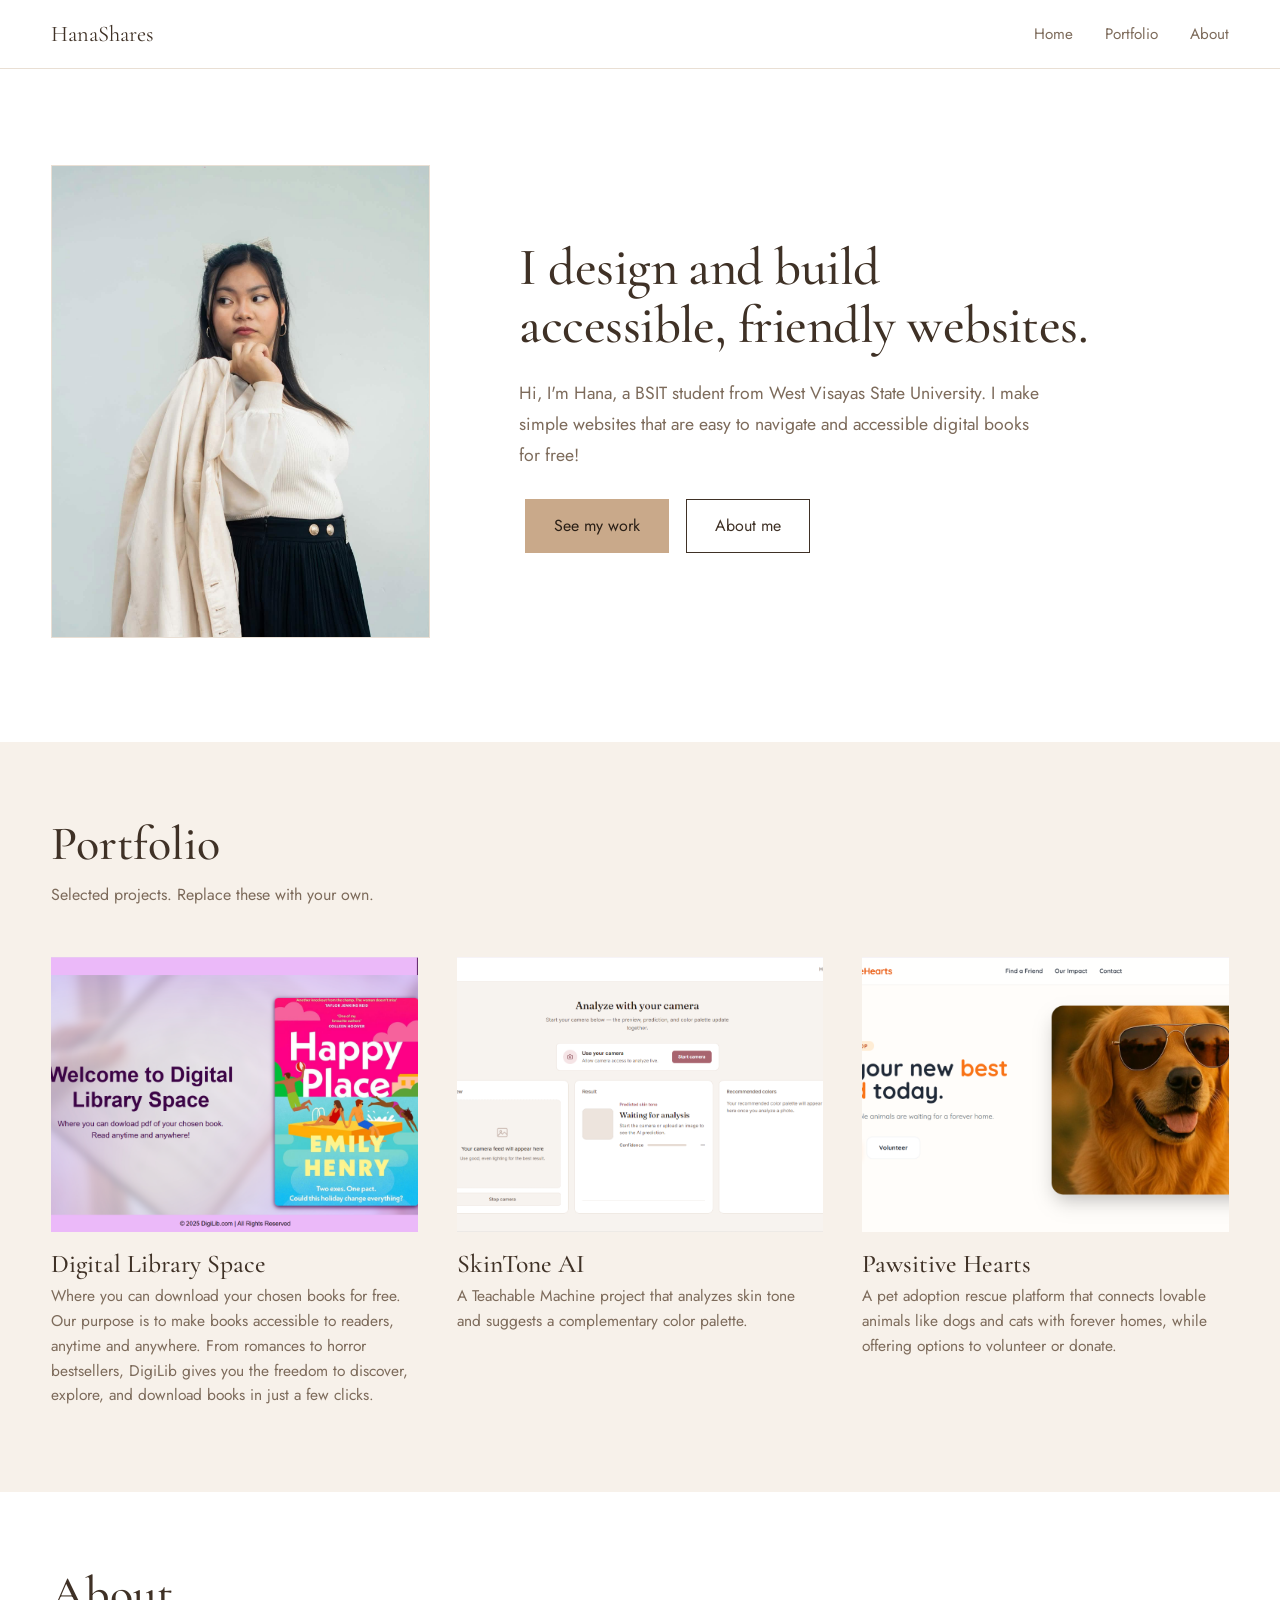
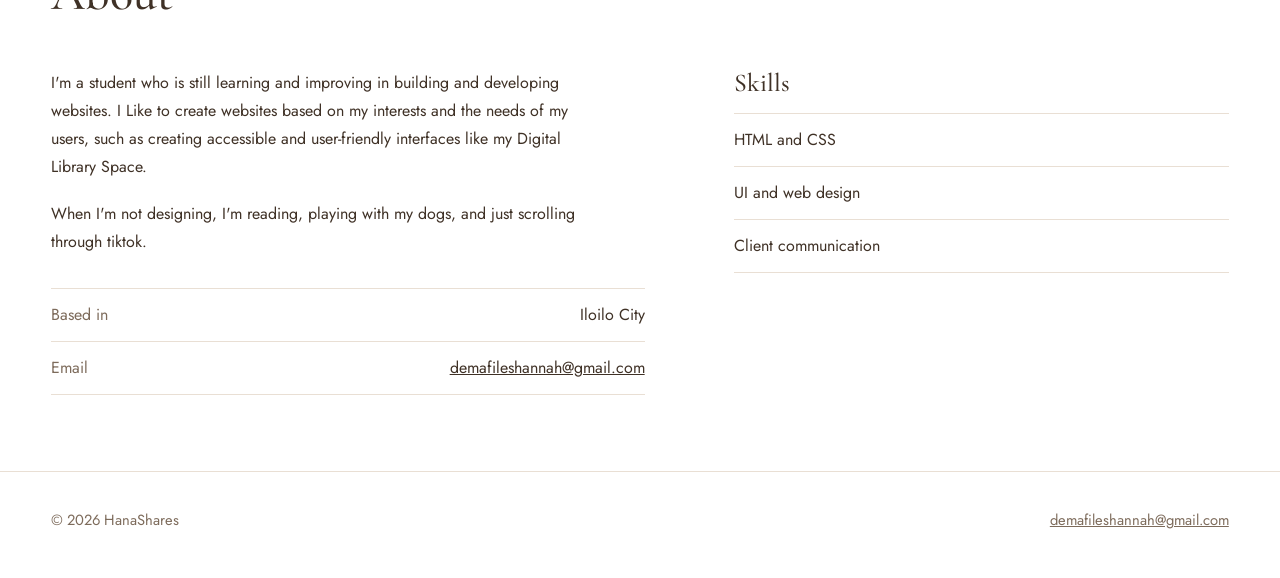
<file: A/DEMAFILES_HANNAH_LEA/index.html>
<!DOCTYPE html>
<html lang="en">
<head>
<meta charset="utf-8">
<meta name="viewport" content="width=device-width, initial-scale=1, viewport-fit=cover">
<title>Hannah Demafiles – BSIT Student</title>
<link rel="preconnect" href="https://fonts.googleapis.com">
<link href="https://fonts.googleapis.com/css2?family=Jost:wght@400;500&family=Cormorant+Garamond:wght@400;500&display=swap" rel="stylesheet">
<link rel="stylesheet" href="index.css">
</head>
<body>
<header class="nav">
  <div class="wrap">
    <a class="logo" href="#home">HanaShares</a>
    <nav aria-label="Main">
      <ul>
        <li><a href="#home">Home</a></li>
        <li><a href="#portfolio">Portfolio</a></li>
        <li><a href="#about">About</a></li>
      </ul>
    </nav>
  </div>
</header>

<main>
  <section id="home" class="home">
    <div class="wrap">
      <figure class="photo" aria-label="Photo of Maya Santos">
        <img src="images and etc/831541882_1564989021622249_7819661680812930723_n.jpg" alt="Photo of Maya Santos">
      </figure>
      <div>
        <h1><span>I design and build</span> <span>accessible, friendly websites.</span></h1>
        <p>Hi, I'm Hana, a BSIT student from West Visayas State University. I make simple websites that are easy to navigate and accessible digital books for free!</p>
        <div class="actions">
          <a class="link fill" href="#portfolio">See my work</a>
          <a class="link" href="#about">About me</a>
        </div>
      </div>
    </div>
  </section>

  <section id="portfolio" class="tinted">
    <div class="wrap">
      <div class="head">
        <h2>Portfolio</h2>
        <p>Selected projects. Replace these with your own.</p>
      </div>
      <div class="grid">
        <article class="project">
          <div class="thumb">
            <img src="images and etc/DigitalLib.png" alt="Digital Library website">
          </div>
          <h3>Digital Library Space</h3>
          <p>Where you can download your chosen books for free. Our purpose is to make books accessible to readers, anytime and anywhere. From romances to horror bestsellers, DigiLib gives you the freedom to discover, explore, and download books in just a few clicks.</p>
        </article>
        <article class="project">
          <div class="thumb">
            <img src="images and etc/SkinTone.png" alt="SkinTone AI skin tone analysis interface">
          </div>
          <h3>SkinTone AI</h3>
          <p>A Teachable Machine project that analyzes skin tone and suggests a complementary color palette.</p>
        </article>
        <article class="project">
          <div class="thumb">
            <img src="images and etc/PawsitiveHearts.png" alt="Pawsitive Hearts pet adoption platform">
          </div>
          <h3>Pawsitive Hearts</h3>
          <p>A pet adoption rescue platform that connects lovable animals like dogs and cats with forever homes, while offering options to volunteer or donate.</p>
        </article>
      </div>
    </div>
  </section>

  <section id="about">
    <div class="wrap">
      <div class="head">
        <h2>About</h2>
      </div>
      <div class="about-grid">
        <div>
          <p>I'm a student who is still learning and improving in building and developing websites. I Like to create websites based on my interests and the needs of my users, such as creating accessible and user-friendly interfaces like my Digital Library Space.</p>
          <p>When I'm not designing, I'm reading, playing with my dogs, and just scrolling through tiktok.</p>
          <ul class="facts">
            <li><span>Based in</span><span>Iloilo City</span></li>
            <li><span>Email</span><a href="mailto:demafileshannah@gmail.com">demafileshannah@gmail.com</a></li>
          </ul>
        </div>
        <div class="skills">
          <h3>Skills</h3>
          <ul>
            <li>HTML and CSS</li>
            <li>UI and web design</li>
            <li>Client communication</li>
          </ul>
        </div>
      </div>
    </div>
  </section>
</main>

<footer>
  <div class="wrap">
    <span>© 2026 HanaShares</span>
    <a href="mailto:demafileshannah@gmail.com">demafileshannah@gmail.com</a>
  </div>
</footer>
</body>
</html>
</file>
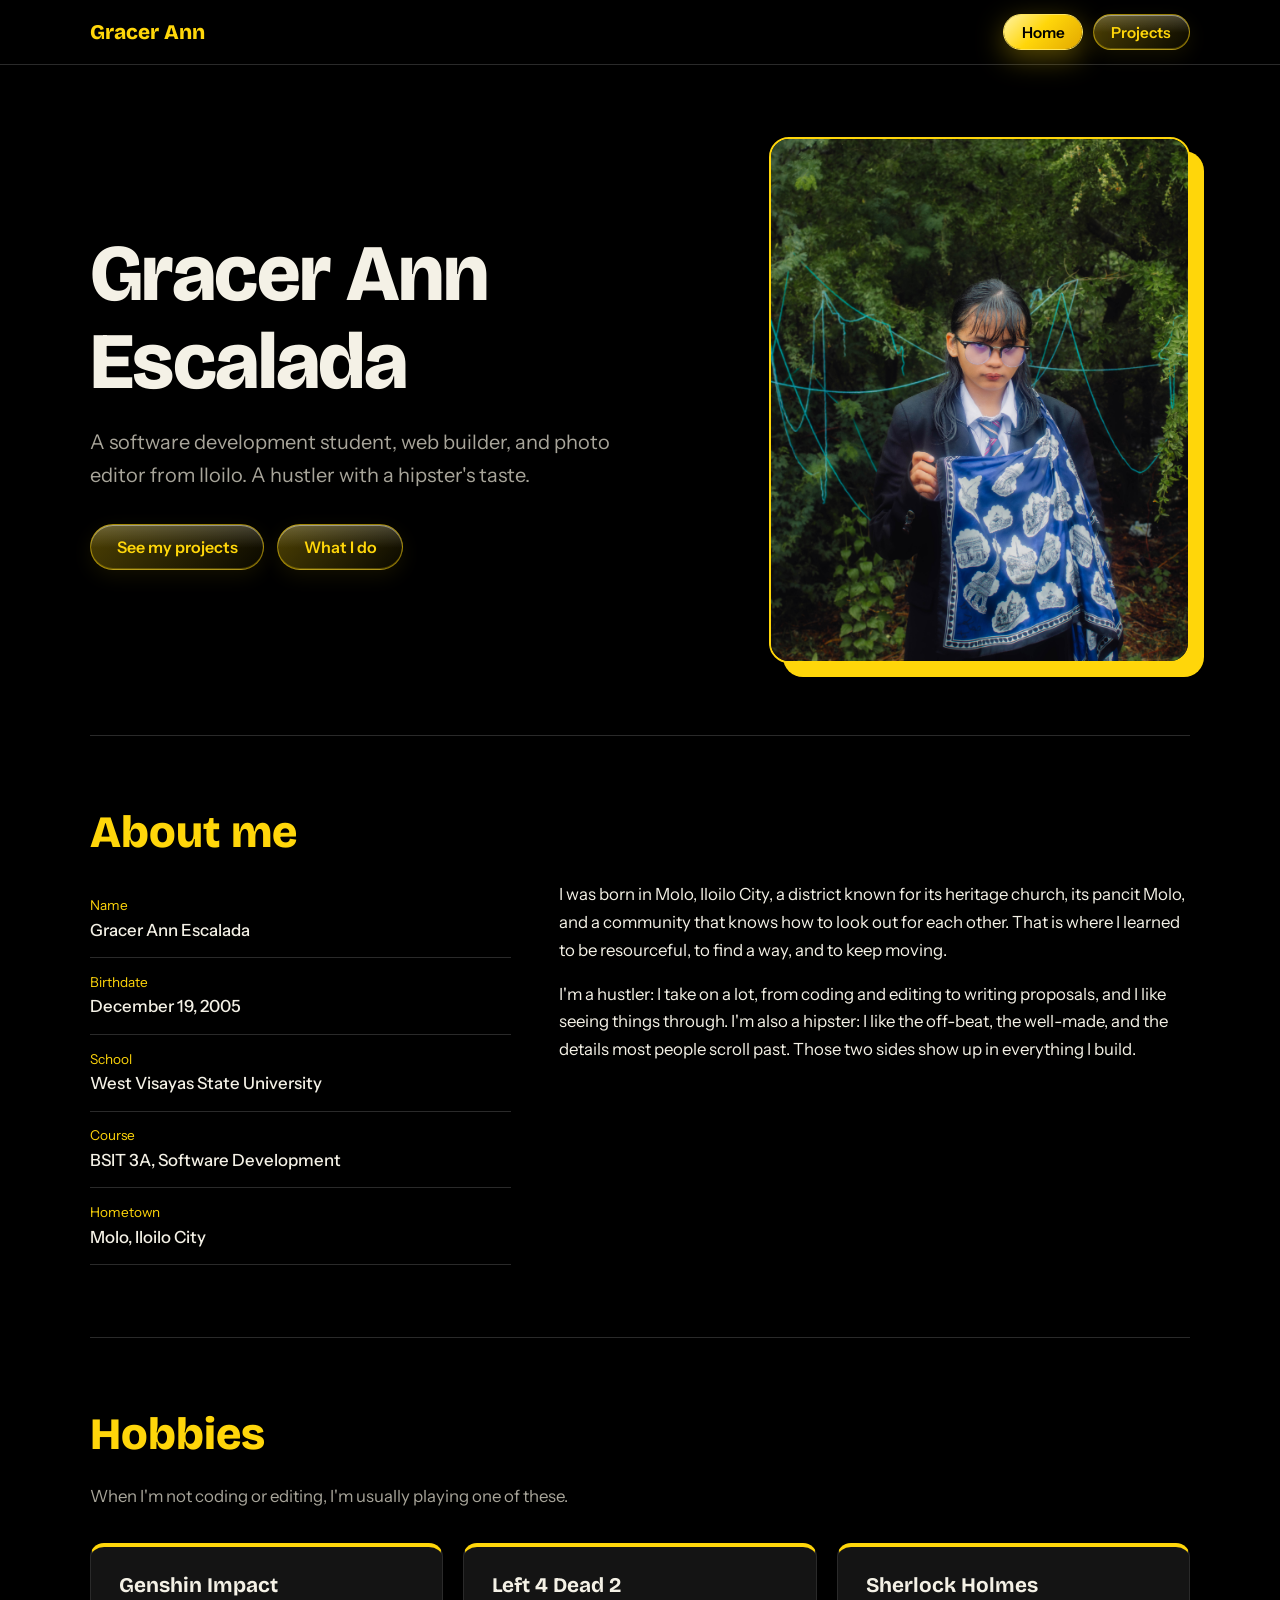
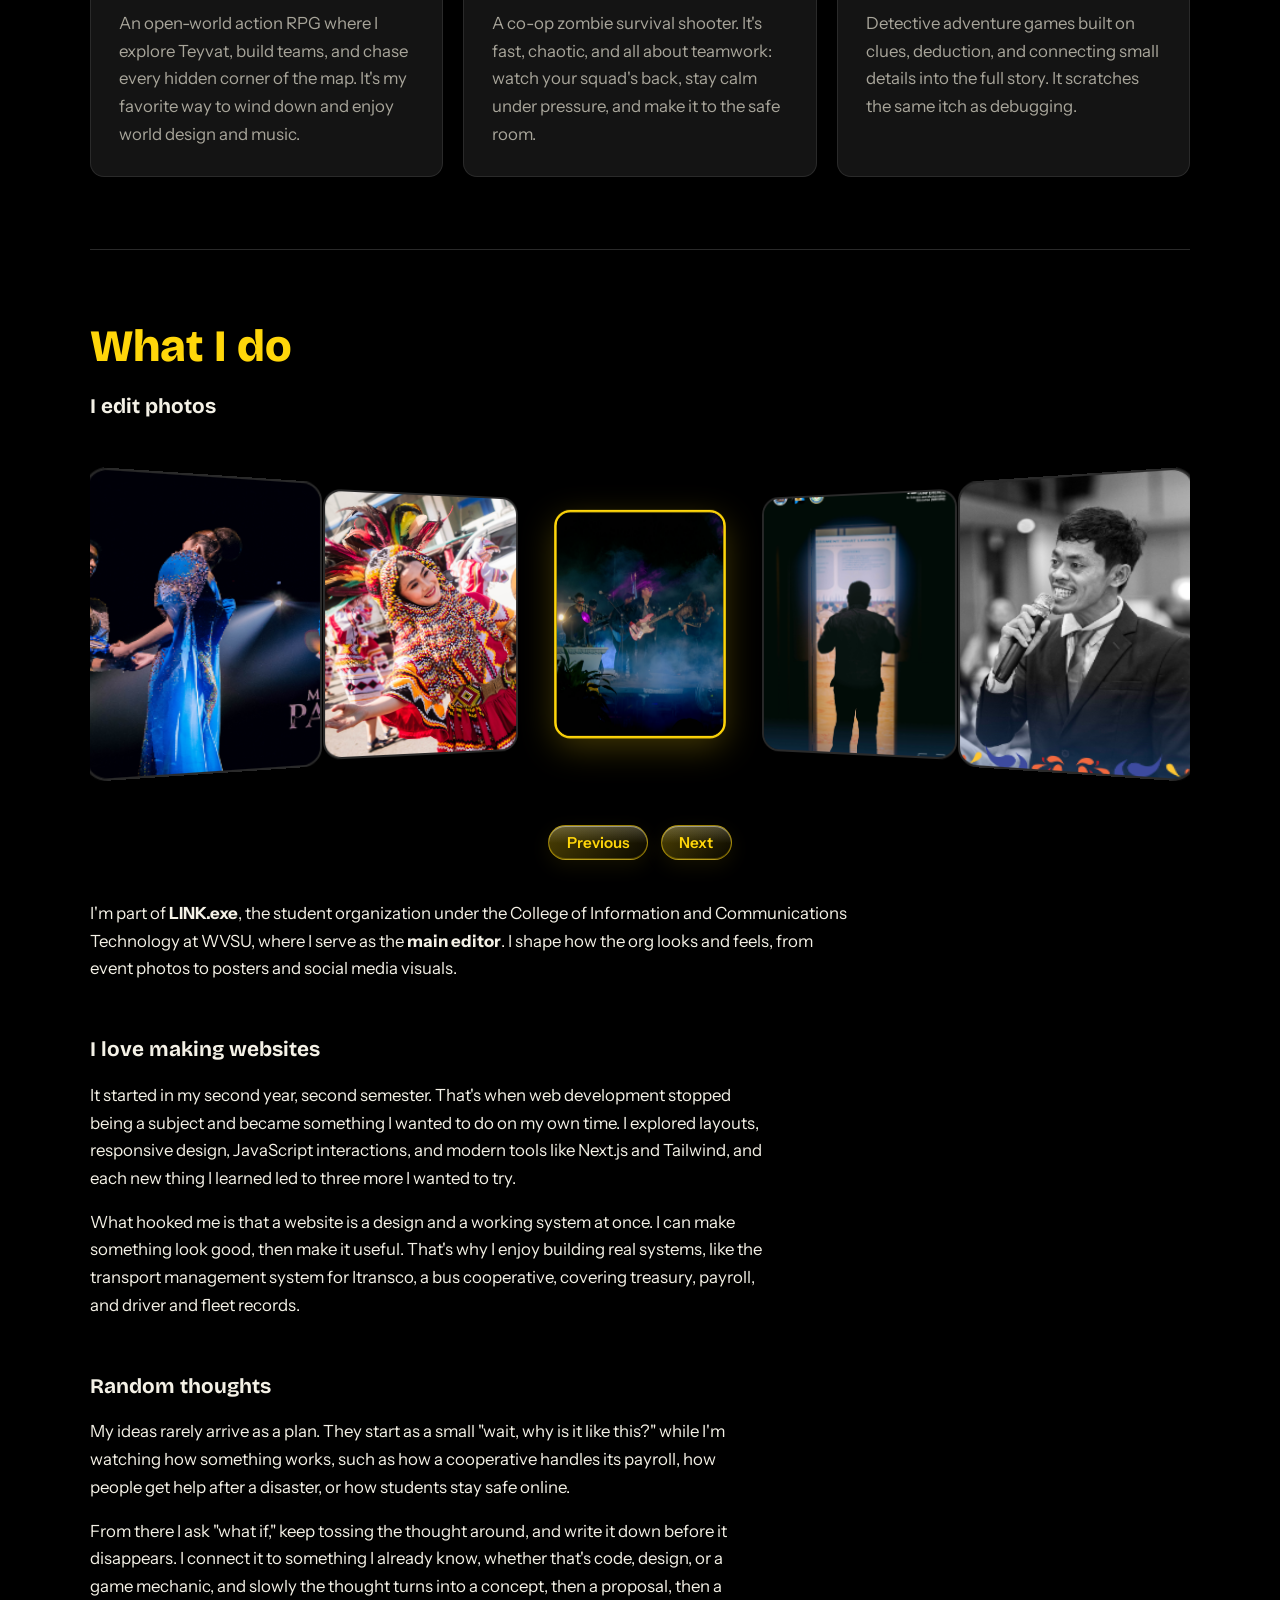
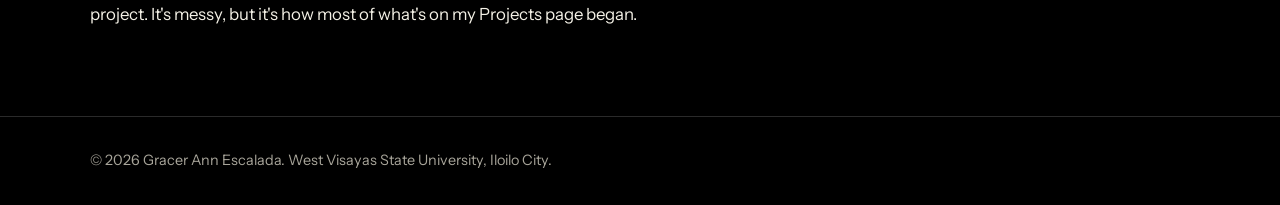
<file: A/ESCALADA_GRACER_ANN/index.html>
<!DOCTYPE html>
<html lang="en">
<head>
  <meta charset="UTF-8">
  <meta name="viewport" content="width=device-width, initial-scale=1">
  <title>Gracer Ann Escalada | Portfolio</title>
  <meta name="description" content="Portfolio of Gracer Ann Escalada, BSIT Software Development student, web developer, and photo editor.">
  <link rel="preconnect" href="https://fonts.googleapis.com">
  <link rel="preconnect" href="https://fonts.gstatic.com" crossorigin>
  <link href="https://fonts.googleapis.com/css2?family=Bricolage+Grotesque:opsz,wght@12..96,500;12..96,700;12..96,800&family=Instrument+Sans:wght@400;500;600&display=swap" rel="stylesheet">
  <link rel="stylesheet" href="style.css">
</head>
<body>

  <header class="nav">
    <a class="brand" href="#" data-view-link="home">Gracer Ann</a>
    <button class="menu-toggle" aria-label="Toggle menu" aria-expanded="false">Menu</button>
    <nav class="nav-links" aria-label="Main">
      <button class="btn btn-sm" data-view-link="home">Home</button>
      <button class="btn btn-sm" data-view-link="projects">Projects</button>
    </nav>
  </header>

  <main>
    <!-- ================= HOME ================= -->
    <div class="view active" id="view-home">

      <section class="hero container">
        <div class="hero-text">
          <h1>Gracer Ann Escalada</h1>
          <p class="lead">A software development student, web builder, and photo editor from Iloilo. A hustler with a hipster's taste.</p>
          <div class="actions">
            <button class="btn" data-view-link="projects">See my projects</button>
            <a class="btn" href="#what-i-do">What I do</a>
          </div>
        </div>
        <figure class="ph ph-portrait">
          <img src="assets/profile.jpg" alt="Portrait of Gracer Ann Escalada">
          <span>Add your photo<br>assets/profile.jpg</span>
        </figure>
      </section>

      <section class="container section" id="about">
        <h2>About me</h2>
        <div class="about-grid">
          <dl class="facts">
            <div><dt>Name</dt><dd>Gracer Ann Escalada</dd></div>
            <div><dt>Birthdate</dt><dd>December 19, 2005</dd></div>
            <div><dt>School</dt><dd>West Visayas State University</dd></div>
            <div><dt>Course</dt><dd>BSIT 3A, Software Development</dd></div>
            <div><dt>Hometown</dt><dd>Molo, Iloilo City</dd></div>
          </dl>
          <div class="prose">
            <p>I was born in Molo, Iloilo City, a district known for its heritage church, its pancit Molo, and a community that knows how to look out for each other. That is where I learned to be resourceful, to find a way, and to keep moving.</p>
            <p>I'm a hustler: I take on a lot, from coding and editing to writing proposals, and I like seeing things through. I'm also a hipster: I like the off-beat, the well-made, and the details most people scroll past. Those two sides show up in everything I build.</p>
          </div>
        </div>
      </section>

      <section class="container section" id="hobbies">
        <h2>Hobbies</h2>
        <p class="section-intro">When I'm not coding or editing, I'm usually playing one of these.</p>
        <div class="cards">
          <article class="card">
            <h3>Genshin Impact</h3>
            <p>An open-world action RPG where I explore Teyvat, build teams, and chase every hidden corner of the map. It's my favorite way to wind down and enjoy world design and music.</p>
          </article>
          <article class="card">
            <h3>Left 4 Dead 2</h3>
            <p>A co-op zombie survival shooter. It's fast, chaotic, and all about teamwork: watch your squad's back, stay calm under pressure, and make it to the safe room.</p>
          </article>
          <article class="card">
            <h3>Sherlock Holmes</h3>
            <p>Detective adventure games built on clues, deduction, and connecting small details into the full story. It scratches the same itch as debugging.</p>
          </article>
        </div>
      </section>

      <section class="container section" id="what-i-do">
        <h2>What I do</h2>

        <h3 class="sub">I edit photos</h3>
        <div class="carousel" role="region" aria-roledescription="carousel" aria-label="Photo edits">
        <div class="gallery">
          <figure class="ph"><img src="assets/edit1.jpg" alt="Edited photo 1"><span>assets/edit-1.jpg</span></figure>
          <figure class="ph"><img src="assets/edit2.jpg" alt="Edited photo 2"><span>assets/edit-2.jpg</span></figure>
          <figure class="ph"><img src="assets/edit3.jpg" alt="Edited photo 3"><span>assets/edit-3.jpg</span></figure>
          <figure class="ph"><img src="assets/edit4.jpg" alt="Edited photo 4"><span>assets/edit-4.jpg</span></figure>
          <figure class="ph"><img src="assets/edit5.jpg" alt="Edited photo 5"><span>assets/edit-5.jpg</span></figure>
        </div>
          <div class="carousel-controls">
            <button class="btn btn-sm" data-dir="-1" aria-label="Previous photo">Previous</button>
            <button class="btn btn-sm" data-dir="1" aria-label="Next photo">Next</button>
          </div>
        </div>
        <p class="prose wide">I'm part of <strong>LINK.exe</strong>, the student organization under the College of Information and Communications Technology at WVSU, where I serve as the <strong>main editor</strong>. I shape how the org looks and feels, from event photos to posters and social media visuals.</p>

        <h3 class="sub">I love making websites</h3>
        <div class="prose wide">
          <p>It started in my second year, second semester. That's when web development stopped being a subject and became something I wanted to do on my own time. I explored layouts, responsive design, JavaScript interactions, and modern tools like Next.js and Tailwind, and each new thing I learned led to three more I wanted to try.</p>
          <p>What hooked me is that a website is a design and a working system at once. I can make something look good, then make it useful. That's why I enjoy building real systems, like the transport management system for Itransco, a bus cooperative, covering treasury, payroll, and driver and fleet records.</p>
        </div>

        <h3 class="sub">Random thoughts</h3>
        <div class="prose wide">
          <p>My ideas rarely arrive as a plan. They start as a small "wait, why is it like this?" while I'm watching how something works, such as how a cooperative handles its payroll, how people get help after a disaster, or how students stay safe online.</p>
          <p>From there I ask "what if," keep tossing the thought around, and write it down before it disappears. I connect it to something I already know, whether that's code, design, or a game mechanic, and slowly the thought turns into a concept, then a proposal, then a project. It's messy, but it's how most of what's on my Projects page began.</p>
        </div>
      </section>
    </div>

    <!-- ================= PROJECTS ================= -->
    <div class="view" id="view-projects">
      <section class="container section page-head">
        <h1>Projects</h1>
        <p class="lead">Systems I've built and programs I've helped plan, from code to community work.</p>
      </section>

      <section class="container projects">
        <article class="project">
          <span class="tag">Web system</span>
          <h3>Itransco Management System</h3>
          <p>A web app for a bus cooperative, built with Next.js and Tailwind. It handles treasury operations, payroll, and driver and fleet records in one place.</p>
        </article>
        <article class="project">
          <span class="tag">LINK.exe</span>
          <h3>Project ABOT</h3>
          <p>The parent program for LINK.exe's extension work, bringing together a creative program, a digital safety initiative, and a disaster response initiative.</p>
        </article>
        <article class="project">
          <span class="tag">LINK.exe</span>
          <h3>Project CRAFT</h3>
          <p>A photography, digital art, and graphic design program for Grade 1 to 12 learners, with a separate design track for LGUs and NGOs.</p>
        </article>
        <article class="project">
          <span class="tag">LINK.exe</span>
          <h3>Tulupaday</h3>
          <p>The membership orientation program that welcomes new LINK.exe members, covering the proposal, schedule, and content.</p>
        </article>
        <article class="project">
          <span class="tag">Concept</span>
          <h3>Project MAE</h3>
          <p>A thesis and hackathon concept: anonymous, offline Bluetooth Low Energy wearable beacons that help rescuers find people during disasters.</p>
        </article>
        <article class="project">
          <span class="tag">Case challenge</span>
          <h3>GCash Challenge</h3>
          <p>A proposal on how GCash can become the financial backbone for Filipino entrepreneurs.</p>
        </article>
      </section>

      <div class="container back">
        <button class="btn" data-view-link="home">Back to home</button>
      </div>
    </div>
  </main>

  <footer class="footer">
    <div class="container">
      <p>&copy; <span id="year"></span> Gracer Ann Escalada. West Visayas State University, Iloilo City.</p>
    </div>
  </footer>

  <script src="script.js"></script>
</body>
</html>
</file>
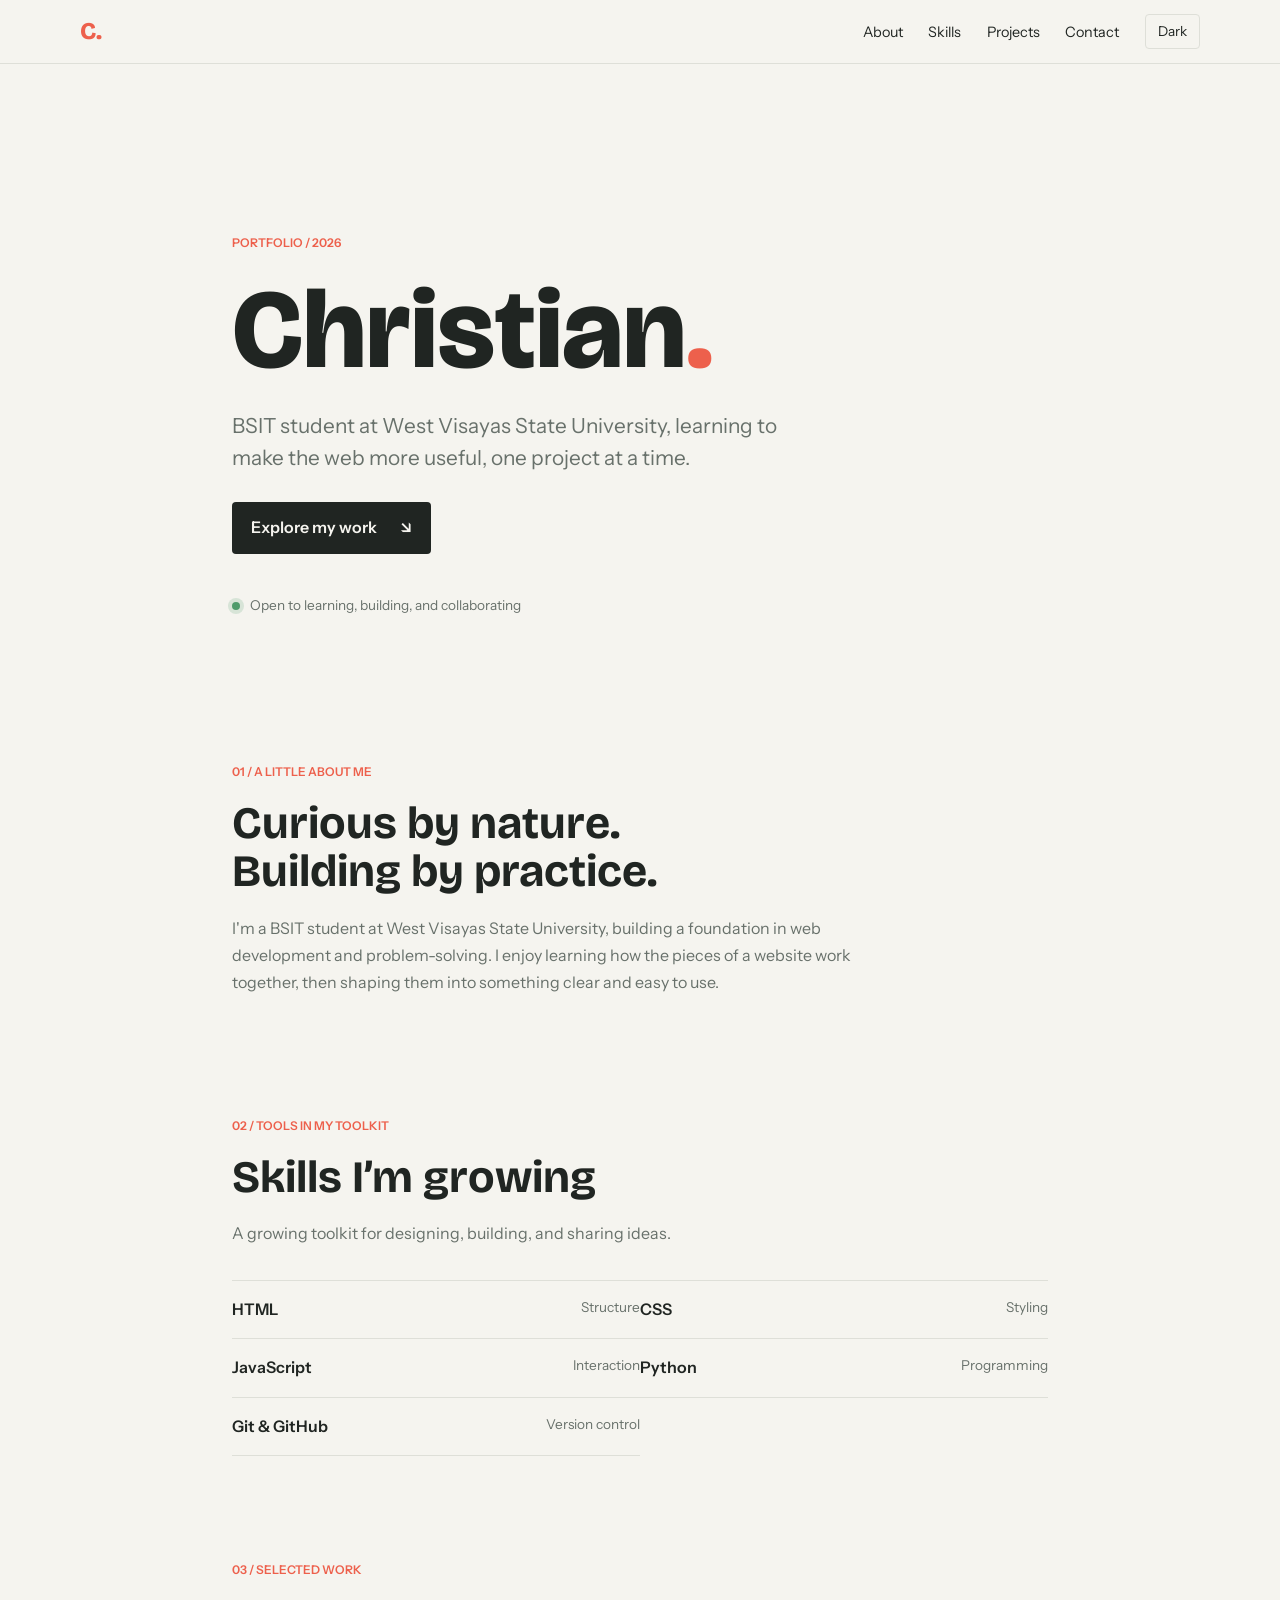
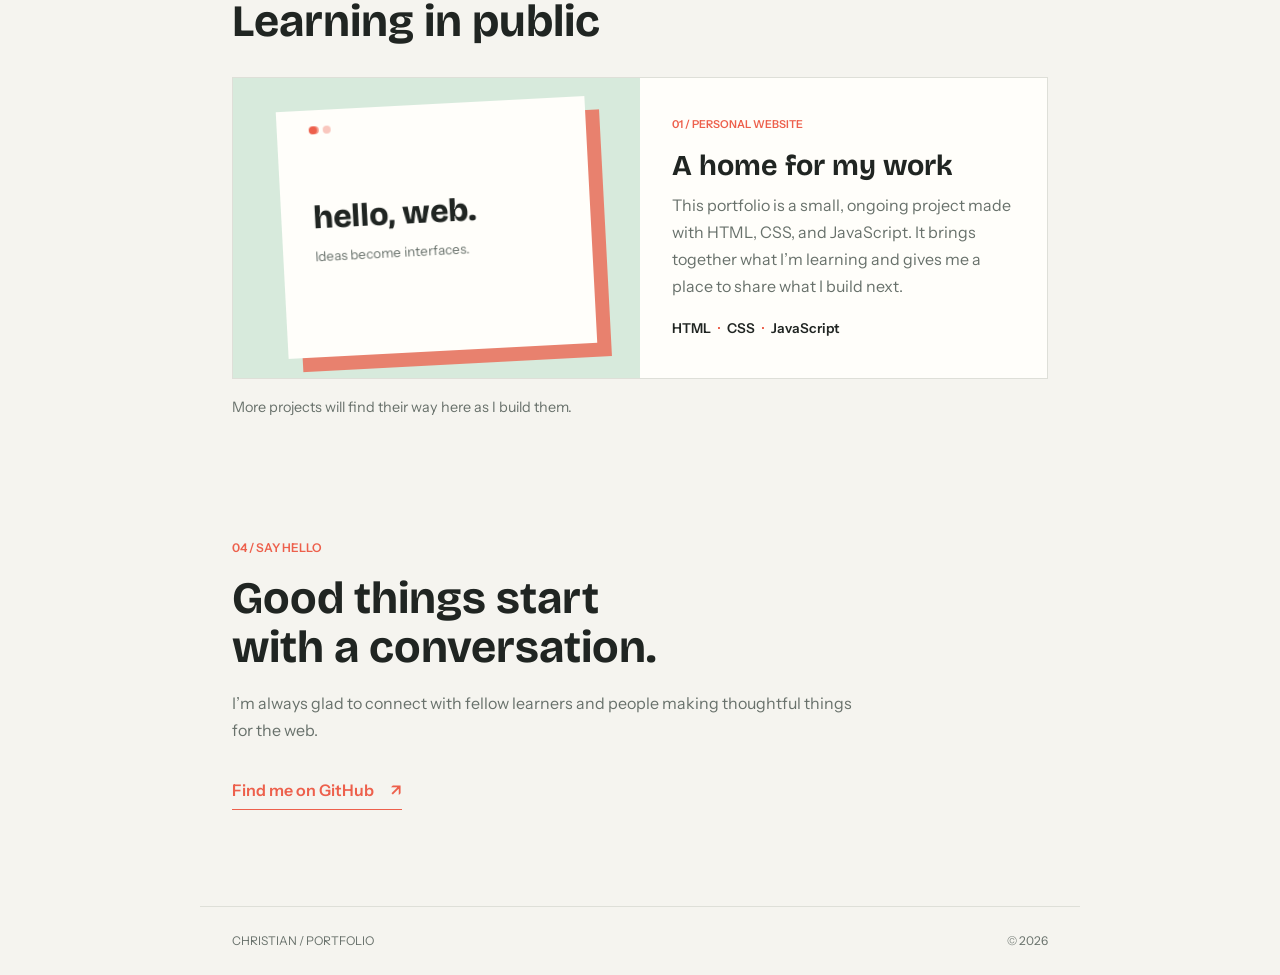
<file: A/CHRISTIAN_PAUL_DELA_CRUZ/DELACRUZ_ACT_UNIT4/index.html>
<!DOCTYPE html>
<html lang="en">
<head>
<meta charset="UTF-8">
<meta name="viewport" content="width=device-width, initial-scale=1">
<meta name="description" content="Christian's portfolio: a BSIT student at West Visayas State University learning to build thoughtful web experiences.">
<meta name="theme-color" content="#f5f3ed">
<title>Christian | BSIT Student Portfolio</title>
<link rel="preconnect" href="https://fonts.googleapis.com">
<link rel="stylesheet" href="https://fonts.googleapis.com/css2?family=Bricolage+Grotesque:wght@500;800&family=Instrument+Sans:wght@400;600&display=swap">
<style>
:root{color-scheme:light;--bg:#f5f4ef;--ink:#202522;--muted:#68716b;--accent:#ed604c;--soft:#d7eadc;--surface:#fffefa;--line:#dedfd8}
:root[data-theme="dark"]{color-scheme:dark;--bg:#1c2421;--ink:#f2f2e9;--muted:#b3beb5;--accent:#ff806b;--soft:#31483c;--surface:#252f2b;--line:#3b4942}
*{box-sizing:border-box}
html{scroll-behavior:smooth;scroll-padding-top:5rem}
body{margin:0;background:var(--bg);color:var(--ink);font:1rem/1.7 "Instrument Sans",sans-serif;transition:background .25s,color .25s}
h1,h2,h3,.logo{font-family:"Bricolage Grotesque",sans-serif;line-height:1.08}
a{color:inherit}
:focus-visible{outline:3px solid var(--accent);outline-offset:4px}
.bar{position:sticky;top:0;display:flex;justify-content:space-between;align-items:center;gap:1rem;padding:.9rem max(1.5rem,calc((100vw - 1120px)/2));background:var(--bg);border-bottom:1px solid var(--line);z-index:5}
.logo{font-weight:800;font-size:1.5rem;text-decoration:none;color:var(--accent)}
nav{display:flex;gap:1.6rem;align-items:center;flex-wrap:wrap}
nav a{text-decoration:none;font-size:.9rem}
nav a:hover{color:var(--accent)}
button{font:inherit;cursor:pointer}
#theme{background:transparent;border:1px solid var(--line);color:var(--ink);padding:.3rem .75rem;border-radius:4px;font-size:.85rem}
main{max-width:880px;margin:0 auto;padding:0 2rem}
section{padding:5.5rem 0 1rem}
.hero{min-height:610px;padding-top:8rem;display:flex;flex-direction:column;align-items:flex-start;justify-content:center}
.hello,.eyebrow,.project-index{margin:0 0 1rem;color:var(--accent);font-size:.75rem;font-weight:600;letter-spacing:0}
h1{font-size:7rem;font-weight:800;margin:0 0 1.2rem;letter-spacing:0}
.period{color:var(--accent)}
.role{max-width:590px;font-size:1.3rem;line-height:1.55;margin:0 0 1.7rem;color:var(--muted)}
.btn{display:inline-flex;align-items:center;gap:1.4rem;background:var(--ink);color:var(--bg);padding:.8rem 1.2rem;text-decoration:none;border:0;border-radius:4px;font-weight:600;transition:transform .18s,background .18s}
.btn:hover{background:var(--accent);color:#fff;transform:translateY(-2px)}
.hero-note{display:flex;align-items:center;gap:.6rem;margin-top:2.5rem;color:var(--muted);font-size:.85rem}
.status-dot{width:8px;height:8px;border-radius:50%;background:#4d9b6a;box-shadow:0 0 0 4px color-mix(in srgb,#4d9b6a 18%,transparent)}
h2{font-size:2.8rem;margin:0 0 1.2rem;letter-spacing:0}
#about>p:last-child,#contact>p:not(.eyebrow){max-width:620px;color:var(--muted)}
.hint{color:var(--muted);margin-top:0}
.skills{list-style:none;padding:0;margin:2rem 0 0;display:grid;grid-template-columns:repeat(2,minmax(0,1fr));border-top:1px solid var(--line)}
.skills li{display:flex;justify-content:space-between;gap:1rem;padding:.95rem 0;border-bottom:1px solid var(--line);font-weight:600}
.skills li span{color:var(--muted);font-size:.85rem;font-weight:400}
.project{display:grid;grid-template-columns:1fr 1fr;background:var(--surface);border:1px solid var(--line);margin-top:2rem}
.project-art{min-height:300px;display:grid;place-items:center;background:var(--soft);overflow:hidden}
.art-window{position:relative;display:flex;flex-direction:column;justify-content:center;width:76%;aspect-ratio:1.25;padding:2rem;background:var(--surface);box-shadow:14px 14px 0 color-mix(in srgb,var(--accent) 76%,transparent);transform:rotate(-3deg);animation:arrive .7s both}
.art-window i{position:absolute;top:1rem;width:8px;height:8px;border-radius:50%;background:var(--accent)}
.art-window i:nth-child(2){left:2.1rem;opacity:.65}.art-window i:nth-child(3){left:2.9rem;opacity:.35}
.art-window b{font:800 2rem/1.1 "Bricolage Grotesque",sans-serif;color:var(--ink)}
.art-window small{margin-top:.6rem;color:var(--muted)}
.project-copy{padding:2rem;align-self:center}
.project-index{font-size:.68rem}
.project-copy h3{font-size:1.8rem;margin:0 0 .7rem}
.project-copy>p:not(.project-index){margin:0;color:var(--muted)}
.stack{display:inline-block;margin-top:1rem;font-size:.85rem;font-weight:600}.stack span{color:var(--accent);padding:0 .25rem}
.coming-soon{color:var(--muted);font-size:.9rem;margin-top:1rem}
.contact-link{display:inline-flex;gap:1rem;margin-top:1rem;padding-bottom:.3rem;color:var(--accent);font-weight:600;text-decoration:none;border-bottom:1px solid var(--accent)}
footer{display:flex;justify-content:space-between;max-width:880px;margin:5rem auto 0;padding:1.5rem 2rem;color:var(--muted);border-top:1px solid var(--line);font-size:.75rem;letter-spacing:0}
@keyframes arrive{from{opacity:0;transform:translate(10px,12px) rotate(-3deg)}to{opacity:1;transform:rotate(-3deg)}}
@media(max-width:650px){.bar{padding:.8rem 1rem;align-items:flex-start}.bar nav{justify-content:flex-end;gap:.65rem 1rem}.bar nav a{font-size:.82rem}main{padding:0 1.25rem}.hero{min-height:520px;padding-top:5rem}h1{font-size:4rem}.role{font-size:1.1rem}section{padding-top:4rem}h2{font-size:2.2rem}.skills{grid-template-columns:1fr}.project{grid-template-columns:1fr}.project-art{min-height:240px}.project-copy{padding:1.5rem}footer{margin-top:3rem;padding:1.25rem;}}
@media(prefers-reduced-motion:reduce){html{scroll-behavior:auto}*,*::before,*::after{animation-duration:.01ms!important;animation-iteration-count:1!important;transition-duration:.01ms!important}}
</style>
</head>
<body>
<header class="bar">
  <a href="#top" class="logo" aria-label="Christian, home">C.</a>
  <nav>
    <a href="#about">About</a>
    <a href="#skills">Skills</a>
    <a href="#projects">Projects</a>
    <a href="#contact">Contact</a>
    <button id="theme" aria-label="Toggle dark mode" title="Toggle color theme">Dark</button>
  </nav>
</header>

<main id="top">
  <section class="hero">
    <p class="hello">PORTFOLIO / 2026</p>
    <h1>Christian<span class="period">.</span></h1>
    <p class="role">BSIT student at West Visayas State University, learning to make the web more useful, one project at a time.</p>
    <a class="btn" href="#projects">Explore my work <span aria-hidden="true">↘</span></a>
    <div class="hero-note"><span class="status-dot"></span> Open to learning, building, and collaborating</div>
  </section>

  <section id="about">
    <p class="eyebrow">01 / A LITTLE ABOUT ME</p>
    <h2>Curious by nature.<br>Building by practice.</h2>
    <p>I'm a BSIT student at West Visayas State University, building a foundation in web development and problem-solving. I enjoy learning how the pieces of a website work together, then shaping them into something clear and easy to use.</p>
  </section>

  <section id="skills">
    <p class="eyebrow">02 / TOOLS IN MY TOOLKIT</p>
    <h2>Skills I’m growing</h2>
    <p class="hint">A growing toolkit for designing, building, and sharing ideas.</p>
    <ul class="skills">
      <li>HTML <span>Structure</span></li>
      <li>CSS <span>Styling</span></li>
      <li>JavaScript <span>Interaction</span></li>
      <li>Python <span>Programming</span></li>
      <li>Git &amp; GitHub <span>Version control</span></li>
    </ul>
  </section>

  <section id="projects">
    <p class="eyebrow">03 / SELECTED WORK</p>
    <h2>Learning in public</h2>
    <article class="project">
      <div class="project-art" aria-hidden="true"><span class="art-window"><i></i><i></i><i></i><b>hello, web.</b><small>Ideas become interfaces.</small></span></div>
      <div class="project-copy"><p class="project-index">01 / PERSONAL WEBSITE</p><h3>A home for my work</h3><p>This portfolio is a small, ongoing project made with HTML, CSS, and JavaScript. It brings together what I’m learning and gives me a place to share what I build next.</p><span class="stack">HTML <span>·</span> CSS <span>·</span> JavaScript</span></div>
    </article>
    <p class="coming-soon">More projects will find their way here as I build them.</p>
  </section>

  <section id="contact">
    <p class="eyebrow">04 / SAY HELLO</p>
    <h2>Good things start<br>with a conversation.</h2>
    <p>I’m always glad to connect with fellow learners and people making thoughtful things for the web.</p>
    <a class="contact-link" href="https://github.com/" target="_blank" rel="noreferrer">Find me on GitHub <span aria-hidden="true">↗</span></a>
  </section>
</main>

<footer><span>CHRISTIAN / PORTFOLIO</span><span>&copy; <span id="year"></span></span></footer>
<script>
document.getElementById("year").textContent = new Date().getFullYear();

const root = document.documentElement;
const themeButton = document.getElementById("theme");

function setTheme(theme){
  root.dataset.theme = theme;
  themeButton.textContent = theme === "dark" ? "Light" : "Dark";
  themeButton.setAttribute("aria-label", "Switch to " + (theme === "dark" ? "light" : "dark") + " theme");
  try { localStorage.setItem("theme", theme); } catch(error) {}
}

let savedTheme;
try { savedTheme = localStorage.getItem("theme"); } catch(error) {}
const preferredTheme = matchMedia("(prefers-color-scheme: dark)").matches ? "dark" : "light";
setTheme(savedTheme || preferredTheme);

themeButton.addEventListener("click", () => {
  setTheme(root.dataset.theme === "dark" ? "light" : "dark");
});
</script>
</body>
</html>
</file>
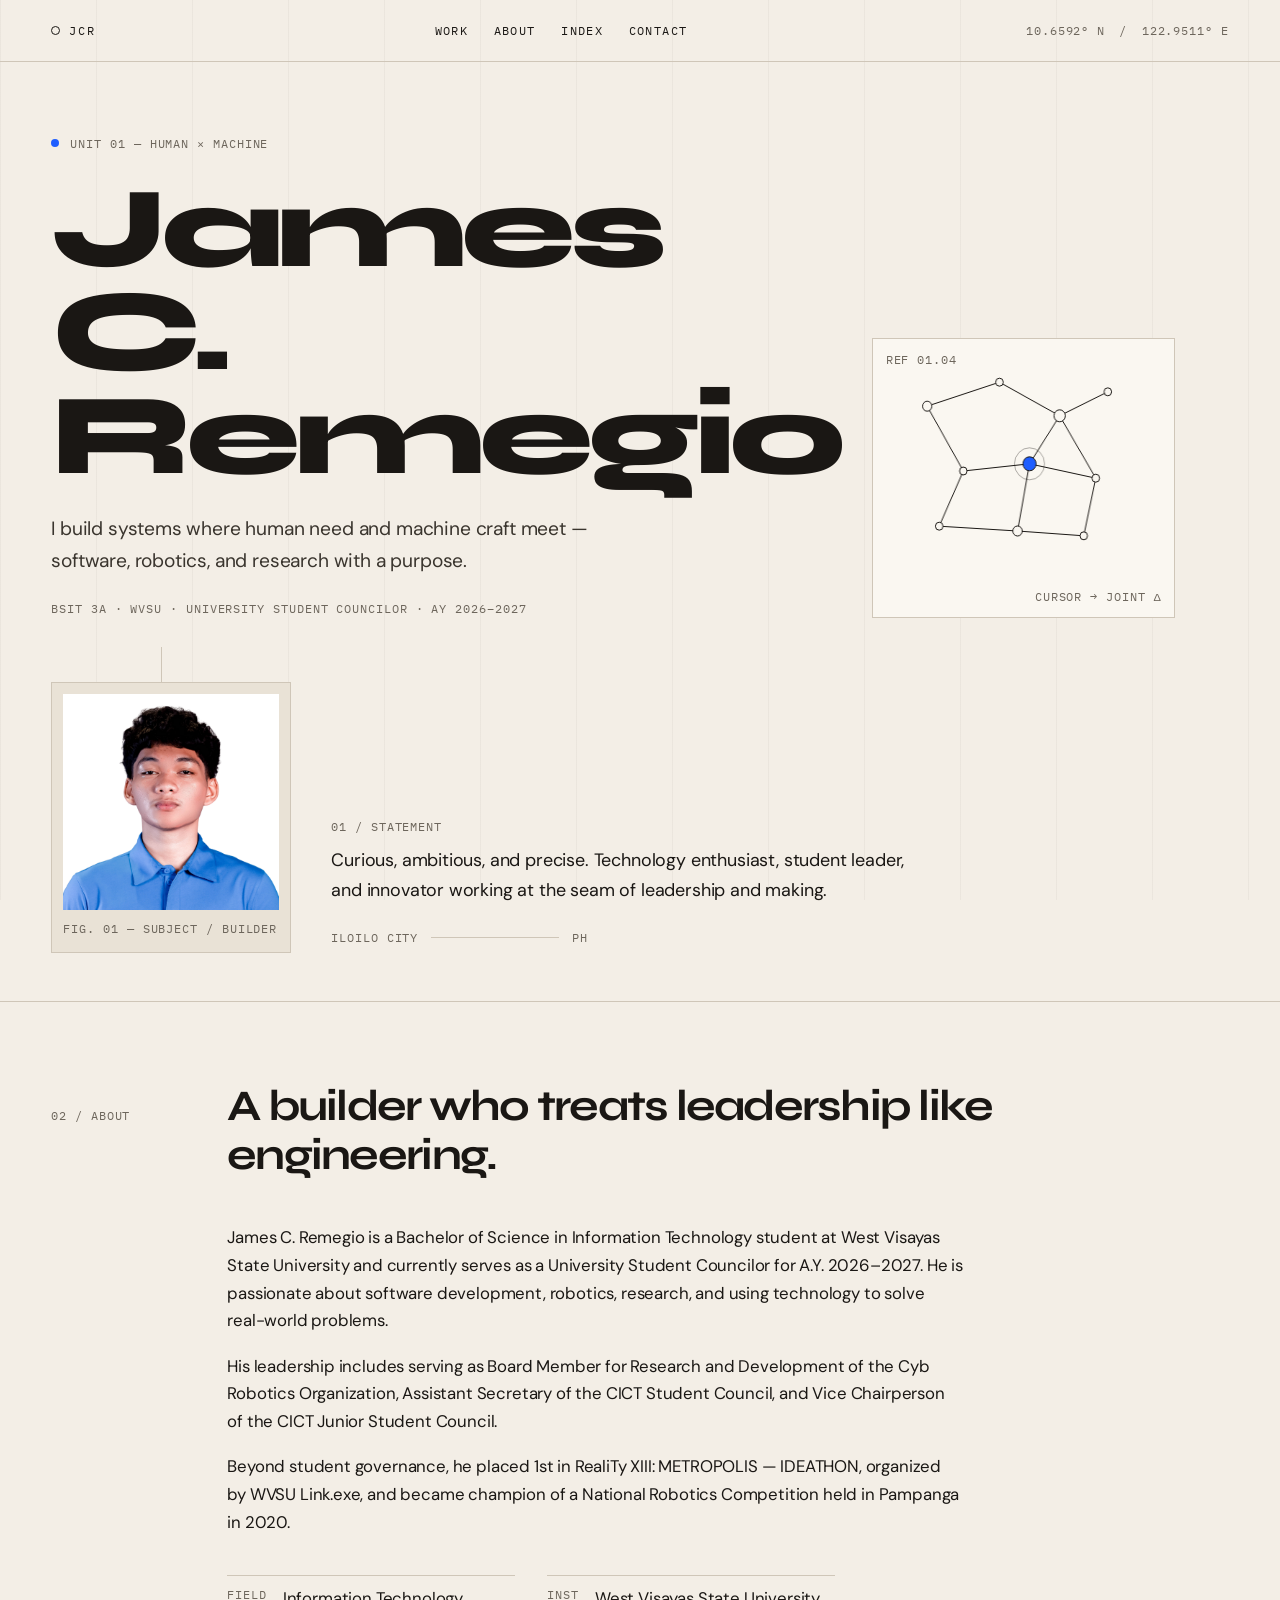
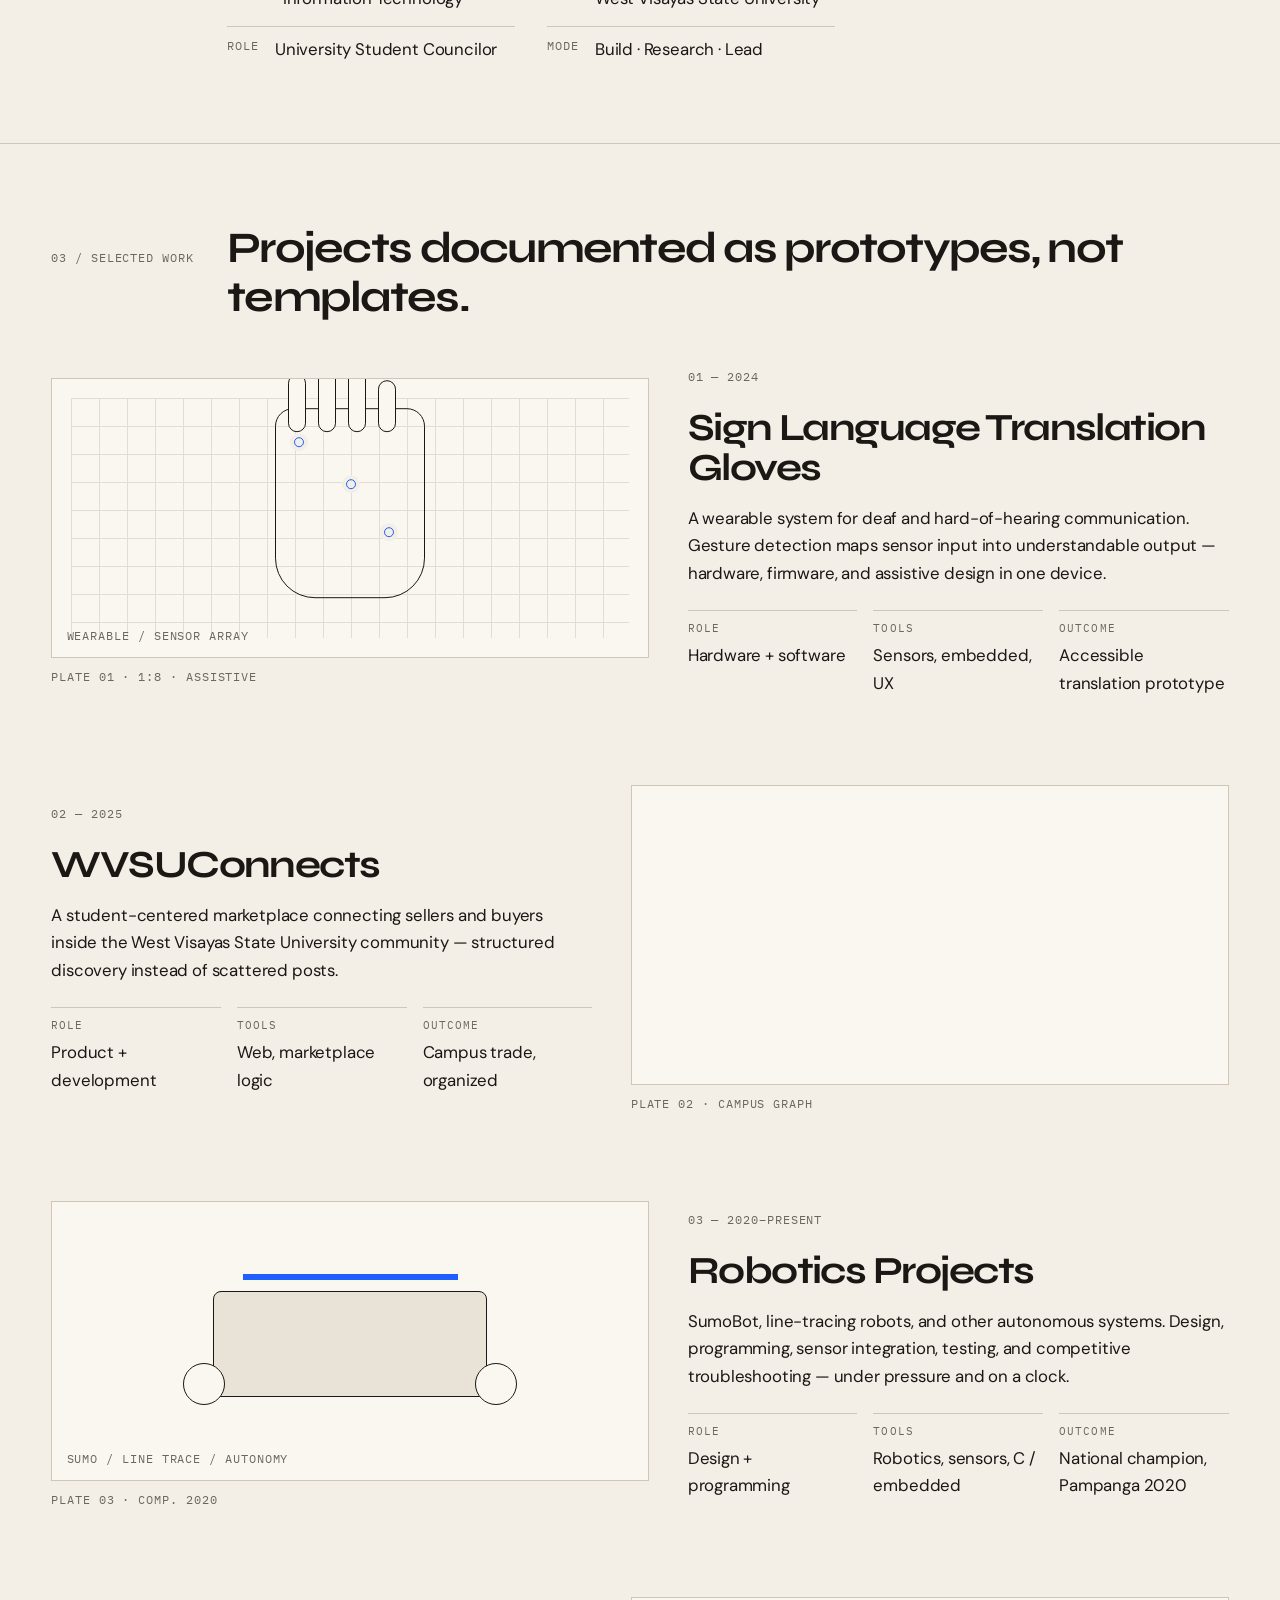
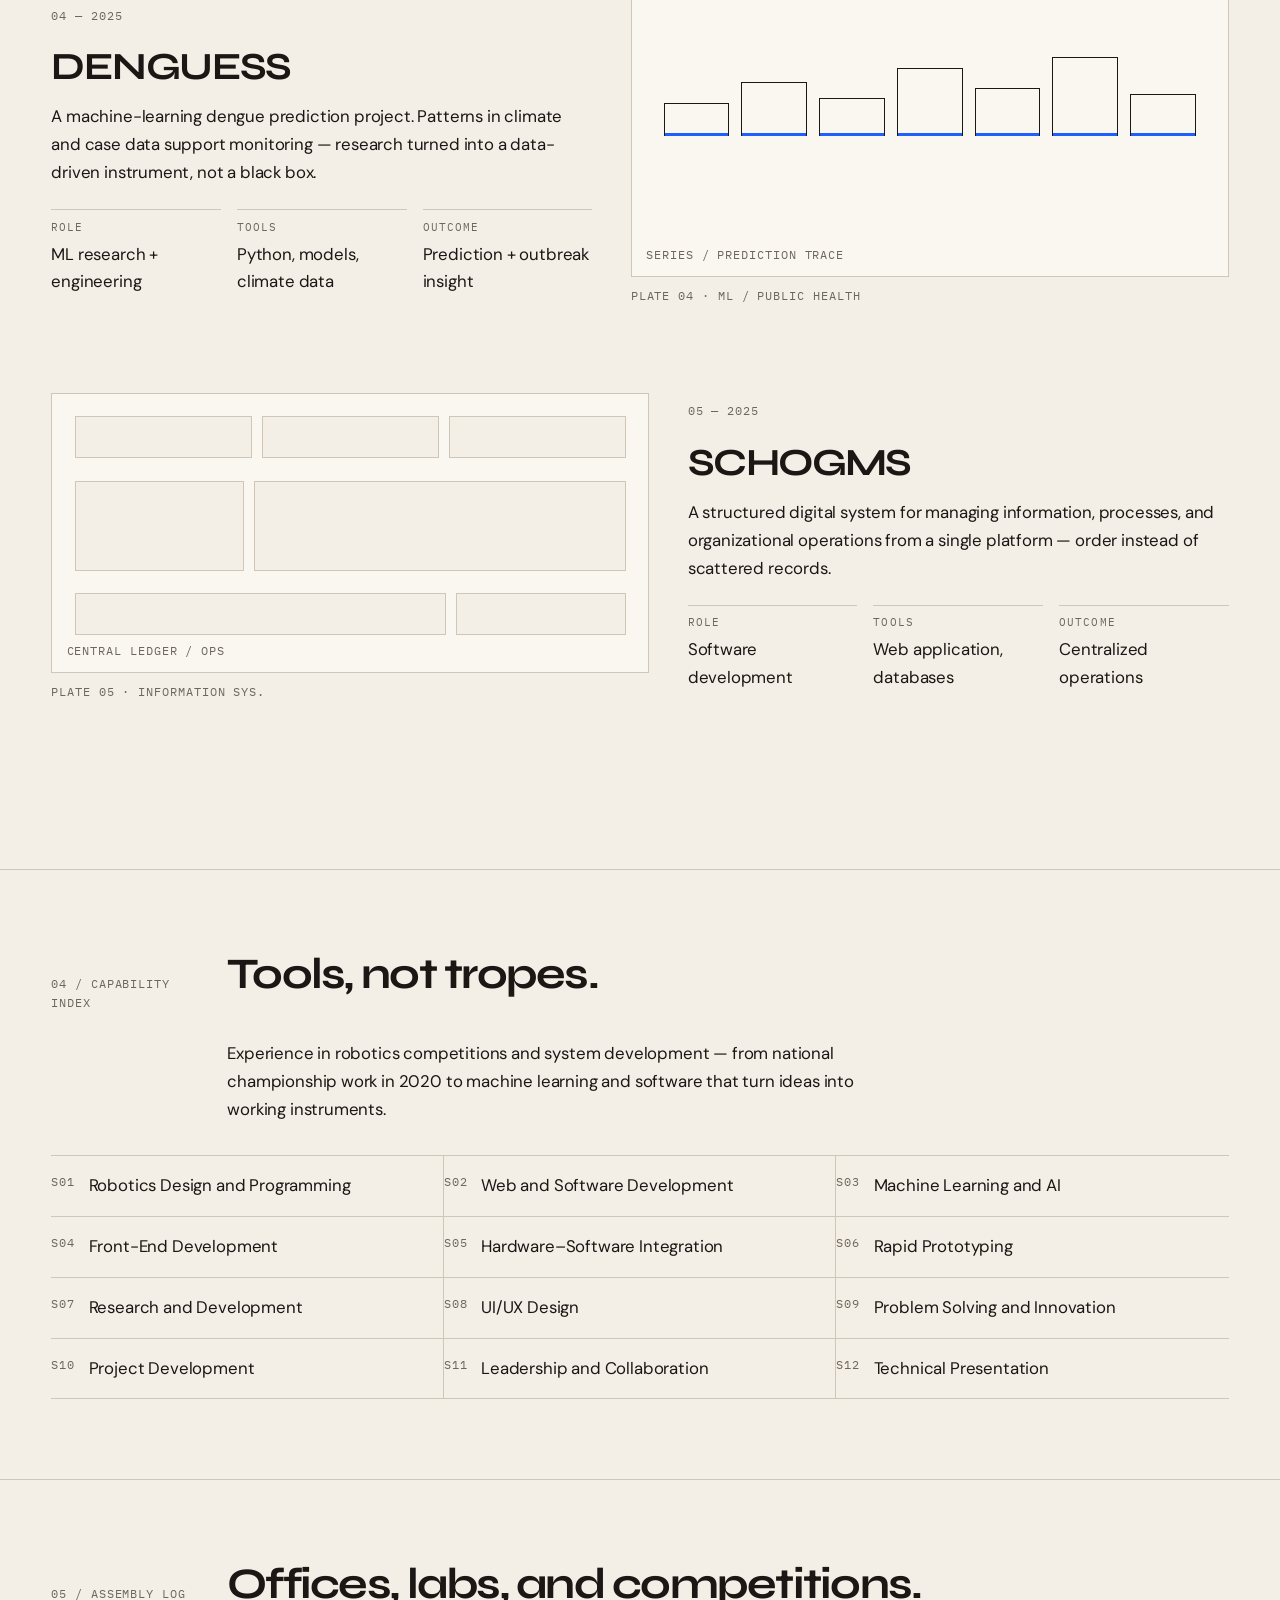
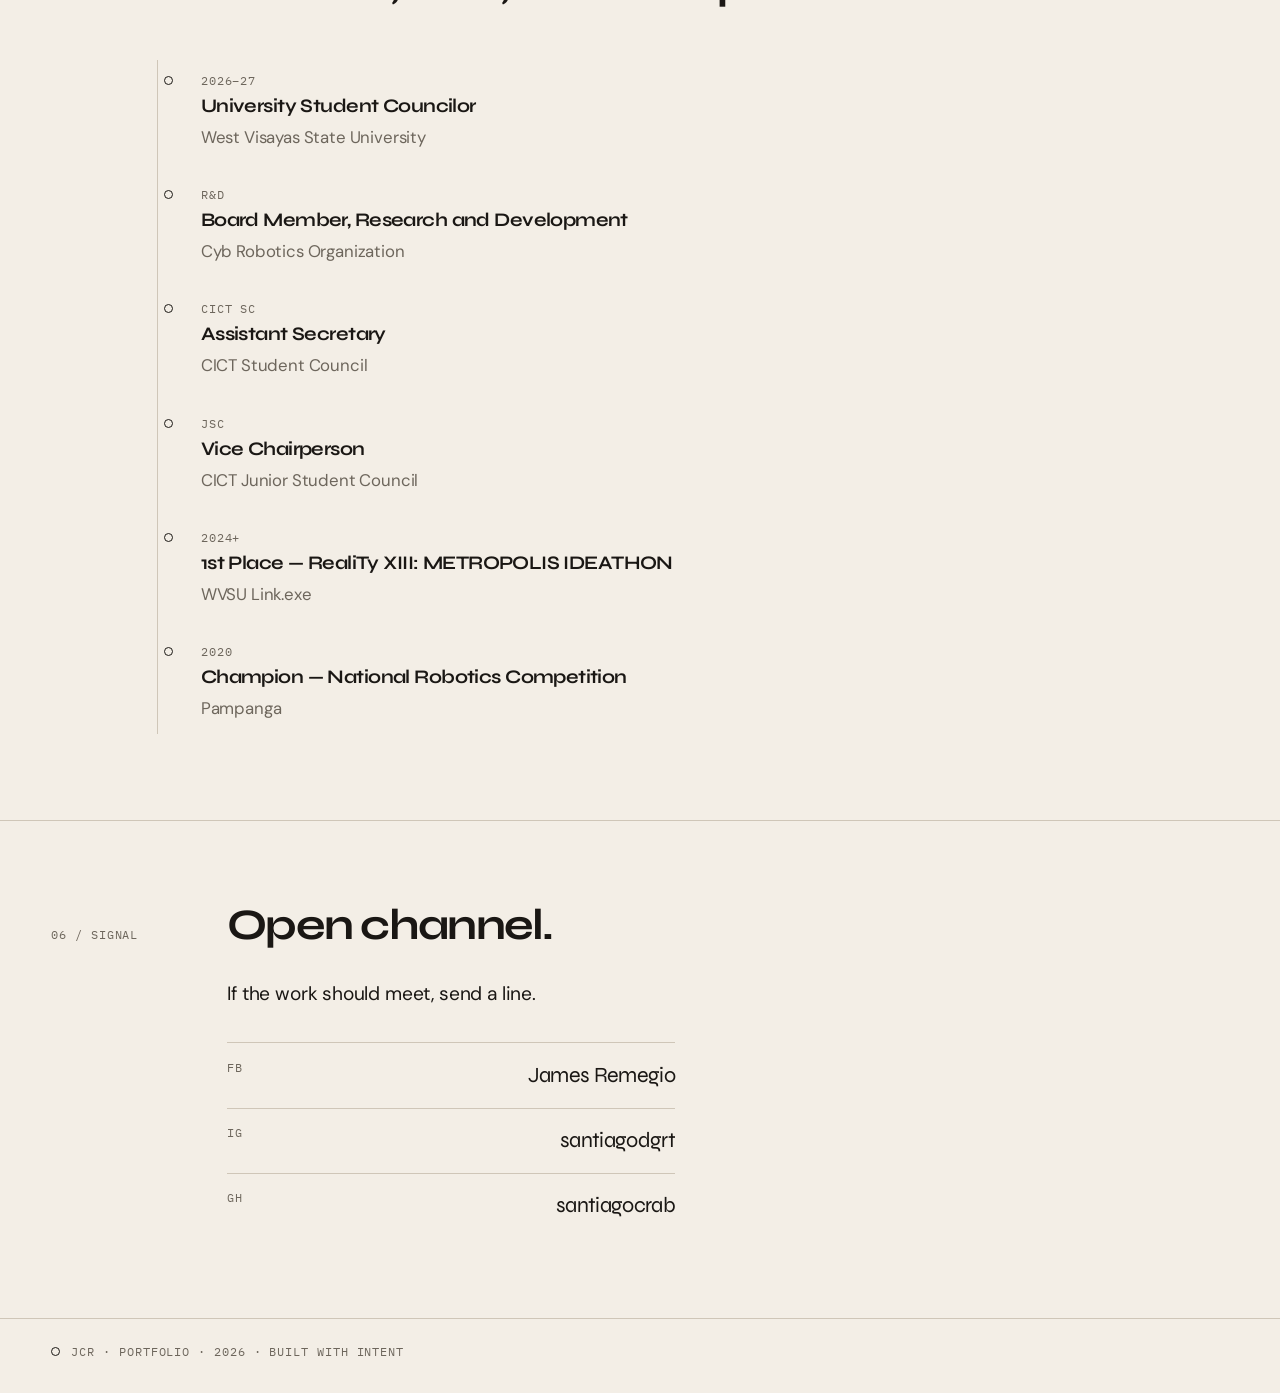
<file: A/JAMES_C_REMEGIO/REMEGIO-PORTFOLIO/index.html>
<!DOCTYPE html>
<html lang="en">
<head>
  <meta charset="UTF-8" />
  <meta name="viewport" content="width=device-width, initial-scale=1.0" />
  <title>James C. Remegio — Portfolio</title>
  <meta name="description" content="Portfolio of James C. Remegio, BSIT student, student leader, and builder of software, robotics, and research projects at West Visayas State University." />
  <link rel="preconnect" href="https://fonts.googleapis.com" />
  <link rel="preconnect" href="https://fonts.gstatic.com" crossorigin />
  <link href="https://fonts.googleapis.com/css2?family=IBM+Plex+Mono:wght@400;500&family=Syne:wght@500;600;700;800&family=DM+Sans:ital,opsz,wght@0,9..40,400;0,9..40,500;0,9..40,600;1,9..40,400&display=swap" rel="stylesheet" />
  <link rel="stylesheet" href="styles.css" />
</head>
<body>
  <div class="page-grid" aria-hidden="true"></div>

  <header class="site-header">
    <a class="mark" href="#top">
      <span class="joint"></span>
      JCR
    </a>
    <nav class="nav" aria-label="Primary">
      <a href="#work">Work</a>
      <a href="#about">About</a>
      <a href="#skills">Index</a>
      <a href="#contact">Contact</a>
    </nav>
    <p class="header-meta mono">
      <span>10.6592° N</span>
      <span class="dot">/</span>
      <span>122.9511° E</span>
    </p>
  </header>

  <main id="top">
    <section class="hero">
      <p class="eyebrow mono">
        <span class="status"></span>
        UNIT 01 — HUMAN × MACHINE
      </p>
      <div class="hero-grid">
        <div class="hero-copy">
          <h1>
            James C.<br />
            Remegio
          </h1>
          <p class="lede">
            I build systems where human need and machine craft meet — software, robotics, and research with a purpose.
          </p>
          <p class="hero-role mono">
            BSIT 3A · WVSU · University Student Councilor · AY 2026–2027
          </p>
        </div>
        <div class="hero-mech" aria-hidden="true">
          <canvas id="mechanism" width="720" height="560"></canvas>
          <div class="mech-label top-left mono">REF 01.04</div>
          <div class="mech-label bottom-right mono">CURSOR → JOINT Δ</div>
        </div>
      </div>
      <div class="hero-photo-row">
        <figure class="portrait">
          <img src="assets/james.png" alt="Portrait of James C. Remegio" />
          <figcaption class="mono">FIG. 01 — SUBJECT / BUILDER</figcaption>
        </figure>
        <div class="hero-notes">
          <p class="note-kicker mono">01 / STATEMENT</p>
          <p>Curious, ambitious, and precise. Technology enthusiast, student leader, and innovator working at the seam of leadership and making.</p>
          <div class="note-coords">
            <span class="mono">ILOILO CITY</span>
            <span class="line"></span>
            <span class="mono">PH</span>
          </div>
        </div>
      </div>
    </section>

    <section id="about" class="section about">
      <div class="section-head">
        <p class="mono kicker">02 / ABOUT</p>
        <h2>A builder who treats leadership like engineering.</h2>
      </div>
      <div class="about-body">
        <p>
          James C. Remegio is a Bachelor of Science in Information Technology student at West Visayas State University and currently serves as a University Student Councilor for A.Y. 2026–2027. He is passionate about software development, robotics, research, and using technology to solve real-world problems.
        </p>
        <p>
          His leadership includes serving as Board Member for Research and Development of the Cyb Robotics Organization, Assistant Secretary of the CICT Student Council, and Vice Chairperson of the CICT Junior Student Council.
        </p>
        <p>
          Beyond student governance, he placed 1st in RealiTy XIII: METROPOLIS — IDEATHON, organized by WVSU Link.exe, and became champion of a National Robotics Competition held in Pampanga in 2020.
        </p>
      </div>
      <ul class="spec-list" aria-label="Profile specifications">
        <li><span class="mono">FIELD</span> Information Technology</li>
        <li><span class="mono">INST</span> West Visayas State University</li>
        <li><span class="mono">ROLE</span> University Student Councilor</li>
        <li><span class="mono">MODE</span> Build · Research · Lead</li>
      </ul>
    </section>

    <section id="work" class="section work">
      <div class="section-head">
        <p class="mono kicker">03 / SELECTED WORK</p>
        <h2>Projects documented as prototypes, not templates.</h2>
      </div>

      <article class="case" data-case="01">
        <div class="case-visual">
          <div class="proto proto-gloves">
            <div class="proto-grid"></div>
            <div class="glove">
              <span class="joint j1"></span>
              <span class="joint j2"></span>
              <span class="joint j3"></span>
              <span class="finger f1"></span>
              <span class="finger f2"></span>
              <span class="finger f3"></span>
              <span class="finger f4"></span>
            </div>
            <p class="proto-tag mono">WEARABLE / SENSOR ARRAY</p>
          </div>
          <p class="frame-label mono">PLATE 01 · 1:8 · ASSISTIVE</p>
        </div>
        <div class="case-copy">
          <p class="mono case-id">01 — 2024</p>
          <h3>Sign Language Translation Gloves</h3>
          <p>
            A wearable system for deaf and hard-of-hearing communication. Gesture detection maps sensor input into understandable output — hardware, firmware, and assistive design in one device.
          </p>
          <dl class="meta">
            <div><dt>Role</dt><dd>Hardware + software</dd></div>
            <div><dt>Tools</dt><dd>Sensors, embedded, UX</dd></div>
            <div><dt>Outcome</dt><dd>Accessible translation prototype</dd></div>
          </dl>
        </div>
      </article>

      <article class="case invert" data-case="02">
        <div class="case-copy">
          <p class="mono case-id">02 — 2025</p>
          <h3>WVSUConnects</h3>
          <p>
            A student-centered marketplace connecting sellers and buyers inside the West Visayas State University community — structured discovery instead of scattered posts.
          </p>
          <dl class="meta">
            <div><dt>Role</dt><dd>Product + development</dd></div>
            <div><dt>Tools</dt><dd>Web, marketplace logic</dd></div>
            <div><dt>Outcome</dt><dd>Campus trade, organized</dd></div>
          </dl>
        </div>
        <div class="case-visual">
          <div class="proto proto-market">
            <div class="mod m1"><span class="mono">SELL</span></div>
            <div class="mod m2"><span class="mono">BUY</span></div>
            <div class="mod m3"><span class="mono">CAMPUS</span></div>
            <svg class="connectors" viewBox="0 0 400 280" aria-hidden="true">
              <line x1="70" y1="70" x2="250" y2="90" />
              <line x1="250" y1="90" x2="180" y2="210" />
              <line x1="70" y1="70" x2="180" y2="210" />
              <circle cx="70" cy="70" r="4" />
              <circle cx="250" cy="90" r="4" />
              <circle cx="180" cy="210" r="4" />
            </svg>
            <p class="proto-tag mono">NODE MAP / MARKET GRAPH</p>
          </div>
          <p class="frame-label mono">PLATE 02 · CAMPUS GRAPH</p>
        </div>
      </article>

      <article class="case" data-case="03">
        <div class="case-visual">
          <div class="proto proto-robot">
            <div class="chassis"></div>
            <div class="wheel w-l"></div>
            <div class="wheel w-r"></div>
            <div class="sensor-bar"></div>
            <p class="proto-tag mono">SUMO / LINE TRACE / AUTONOMY</p>
          </div>
          <p class="frame-label mono">PLATE 03 · COMP. 2020</p>
        </div>
        <div class="case-copy">
          <p class="mono case-id">03 — 2020–PRESENT</p>
          <h3>Robotics Projects</h3>
          <p>
            SumoBot, line-tracing robots, and other autonomous systems. Design, programming, sensor integration, testing, and competitive troubleshooting — under pressure and on a clock.
          </p>
          <dl class="meta">
            <div><dt>Role</dt><dd>Design + programming</dd></div>
            <div><dt>Tools</dt><dd>Robotics, sensors, C / embedded</dd></div>
            <div><dt>Outcome</dt><dd>National champion, Pampanga 2020</dd></div>
          </dl>
        </div>
      </article>

      <article class="case invert" data-case="04">
        <div class="case-copy">
          <p class="mono case-id">04 — 2025</p>
          <h3>DENGUESS</h3>
          <p>
            A machine-learning dengue prediction project. Patterns in climate and case data support monitoring — research turned into a data-driven instrument, not a black box.
          </p>
          <dl class="meta">
            <div><dt>Role</dt><dd>ML research + engineering</dd></div>
            <div><dt>Tools</dt><dd>Python, models, climate data</dd></div>
            <div><dt>Outcome</dt><dd>Prediction + outbreak insight</dd></div>
          </dl>
        </div>
        <div class="case-visual">
          <div class="proto proto-data">
            <div class="bars">
              <span style="--h:38%"></span>
              <span style="--h:62%"></span>
              <span style="--h:44%"></span>
              <span style="--h:78%"></span>
              <span style="--h:55%"></span>
              <span style="--h:91%"></span>
              <span style="--h:48%"></span>
            </div>
            <p class="proto-tag mono">SERIES / PREDICTION TRACE</p>
          </div>
          <p class="frame-label mono">PLATE 04 · ML / PUBLIC HEALTH</p>
        </div>
      </article>

      <article class="case" data-case="05">
        <div class="case-visual">
          <div class="proto proto-sys">
            <div class="sys-row"><span></span><span></span><span></span></div>
            <div class="sys-row tall"><span></span><span class="wide"></span></div>
            <div class="sys-row"><span class="wide"></span><span></span></div>
            <p class="proto-tag mono">CENTRAL LEDGER / OPS</p>
          </div>
          <p class="frame-label mono">PLATE 05 · INFORMATION SYS.</p>
        </div>
        <div class="case-copy">
          <p class="mono case-id">05 — 2025</p>
          <h3>SCHOGMS</h3>
          <p>
            A structured digital system for managing information, processes, and organizational operations from a single platform — order instead of scattered records.
          </p>
          <dl class="meta">
            <div><dt>Role</dt><dd>Software development</dd></div>
            <div><dt>Tools</dt><dd>Web application, databases</dd></div>
            <div><dt>Outcome</dt><dd>Centralized operations</dd></div>
          </dl>
        </div>
      </article>
    </section>

    <section id="skills" class="section skills">
      <div class="section-head">
        <p class="mono kicker">04 / CAPABILITY INDEX</p>
        <h2>Tools, not tropes.</h2>
      </div>
      <p class="skills-intro">
        Experience in robotics competitions and system development — from national championship work in 2020 to machine learning and software that turn ideas into working instruments.
      </p>
      <ul class="skill-grid">
        <li><span class="mono">S01</span> Robotics Design and Programming</li>
        <li><span class="mono">S02</span> Web and Software Development</li>
        <li><span class="mono">S03</span> Machine Learning and AI</li>
        <li><span class="mono">S04</span> Front-End Development</li>
        <li><span class="mono">S05</span> Hardware–Software Integration</li>
        <li><span class="mono">S06</span> Rapid Prototyping</li>
        <li><span class="mono">S07</span> Research and Development</li>
        <li><span class="mono">S08</span> UI/UX Design</li>
        <li><span class="mono">S09</span> Problem Solving and Innovation</li>
        <li><span class="mono">S10</span> Project Development</li>
        <li><span class="mono">S11</span> Leadership and Collaboration</li>
        <li><span class="mono">S12</span> Technical Presentation</li>
      </ul>
    </section>

    <section class="section leadership">
      <div class="section-head">
        <p class="mono kicker">05 / ASSEMBLY LOG</p>
        <h2>Offices, labs, and competitions.</h2>
      </div>
      <ol class="log">
        <li>
          <span class="mono">2026–27</span>
          <strong>University Student Councilor</strong>
          <em>West Visayas State University</em>
        </li>
        <li>
          <span class="mono">R&amp;D</span>
          <strong>Board Member, Research and Development</strong>
          <em>Cyb Robotics Organization</em>
        </li>
        <li>
          <span class="mono">CICT SC</span>
          <strong>Assistant Secretary</strong>
          <em>CICT Student Council</em>
        </li>
        <li>
          <span class="mono">JSC</span>
          <strong>Vice Chairperson</strong>
          <em>CICT Junior Student Council</em>
        </li>
        <li>
          <span class="mono">2024+</span>
          <strong>1st Place — RealiTy XIII: METROPOLIS IDEATHON</strong>
          <em>WVSU Link.exe</em>
        </li>
        <li>
          <span class="mono">2020</span>
          <strong>Champion — National Robotics Competition</strong>
          <em>Pampanga</em>
        </li>
      </ol>
    </section>

    <section id="contact" class="section contact">
      <div class="section-head">
        <p class="mono kicker">06 / SIGNAL</p>
        <h2>Open channel.</h2>
      </div>
      <p class="contact-copy">If the work should meet, send a line.</p>
      <ul class="contact-list">
        <li>
          <span class="mono">FB</span>
          <a href="https://www.facebook.com/search/top?q=James%20Remegio" target="_blank" rel="noopener noreferrer">James Remegio</a>
        </li>
        <li>
          <span class="mono">IG</span>
          <a href="https://instagram.com/santiagodgrt" target="_blank" rel="noopener noreferrer">santiagodgrt</a>
        </li>
        <li>
          <span class="mono">GH</span>
          <a href="https://github.com/santiagocrab" target="_blank" rel="noopener noreferrer">santiagocrab</a>
        </li>
      </ul>
    </section>
  </main>

  <footer class="site-footer">
    <span class="joint"></span>
    <p class="mono">JCR · PORTFOLIO · <span id="year"></span> · BUILT WITH INTENT</p>
  </footer>

  <script src="script.js"></script>
</body>
</html>
</file>
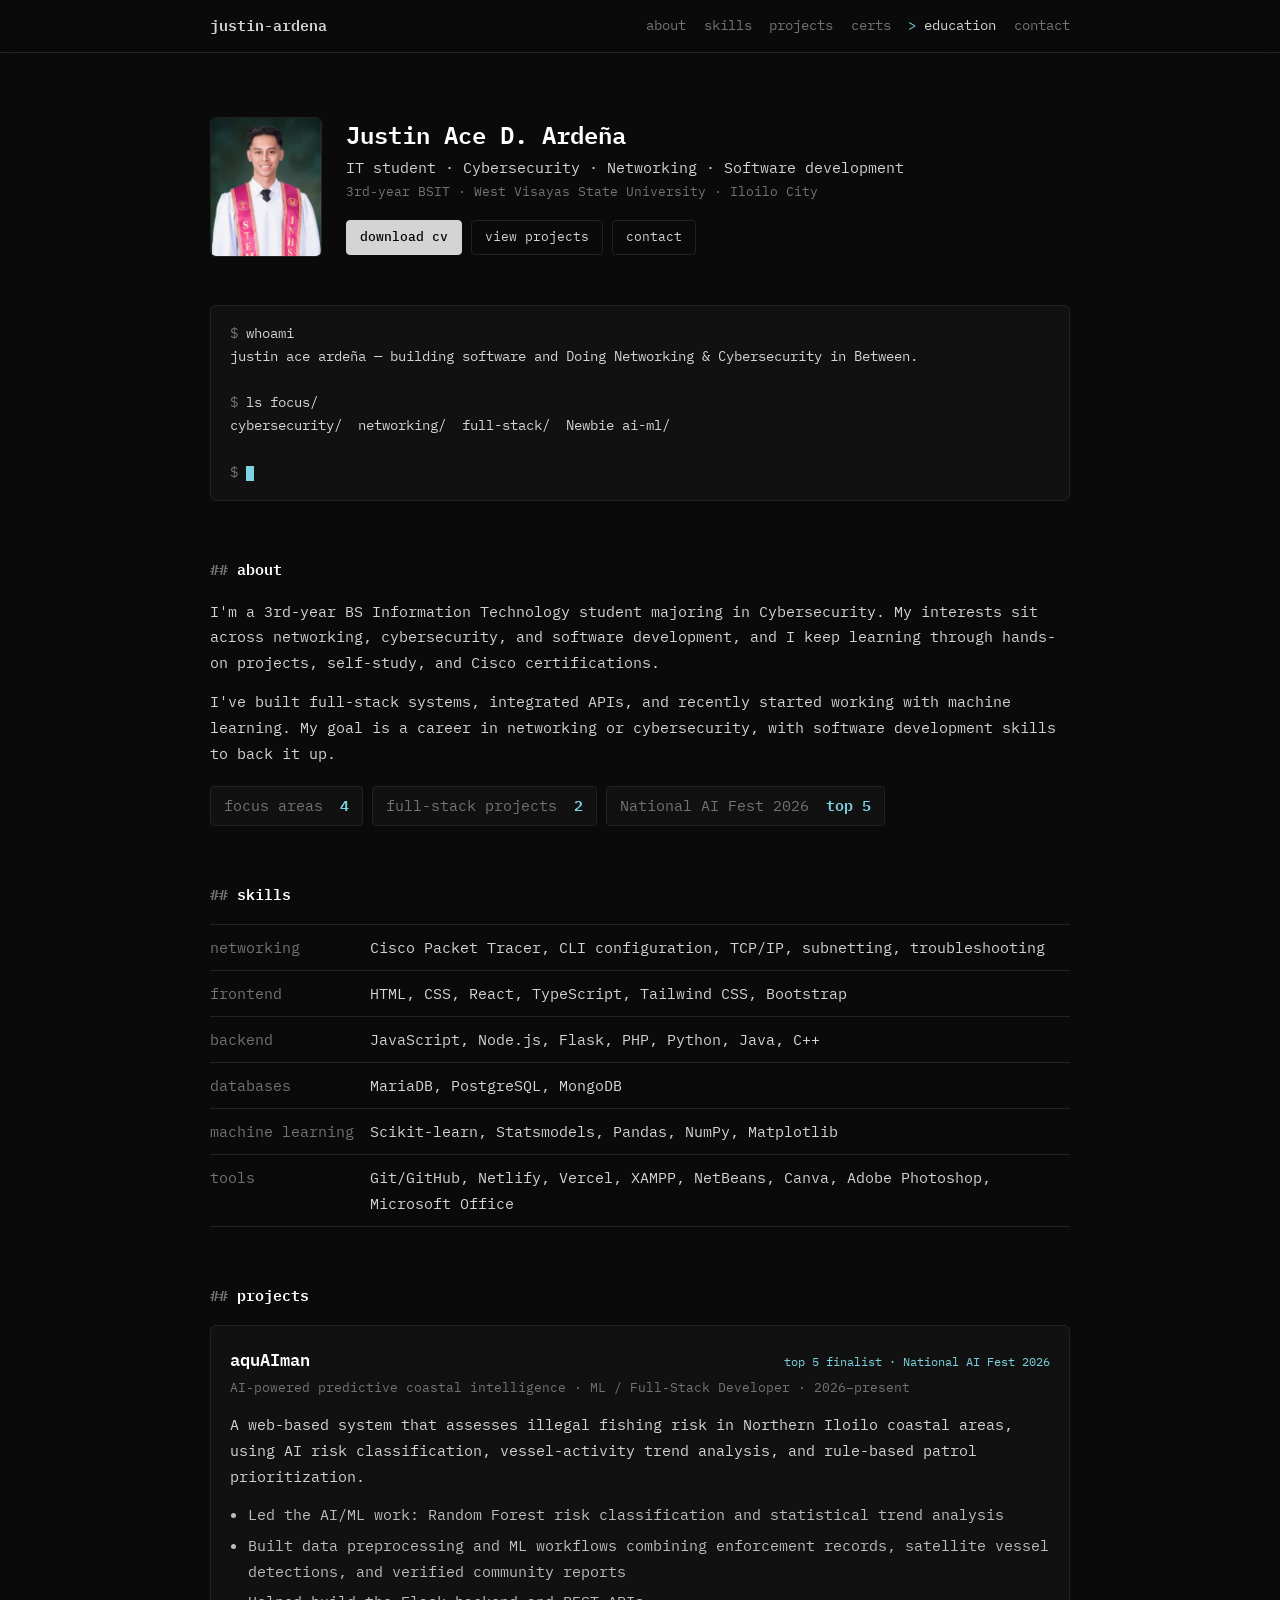
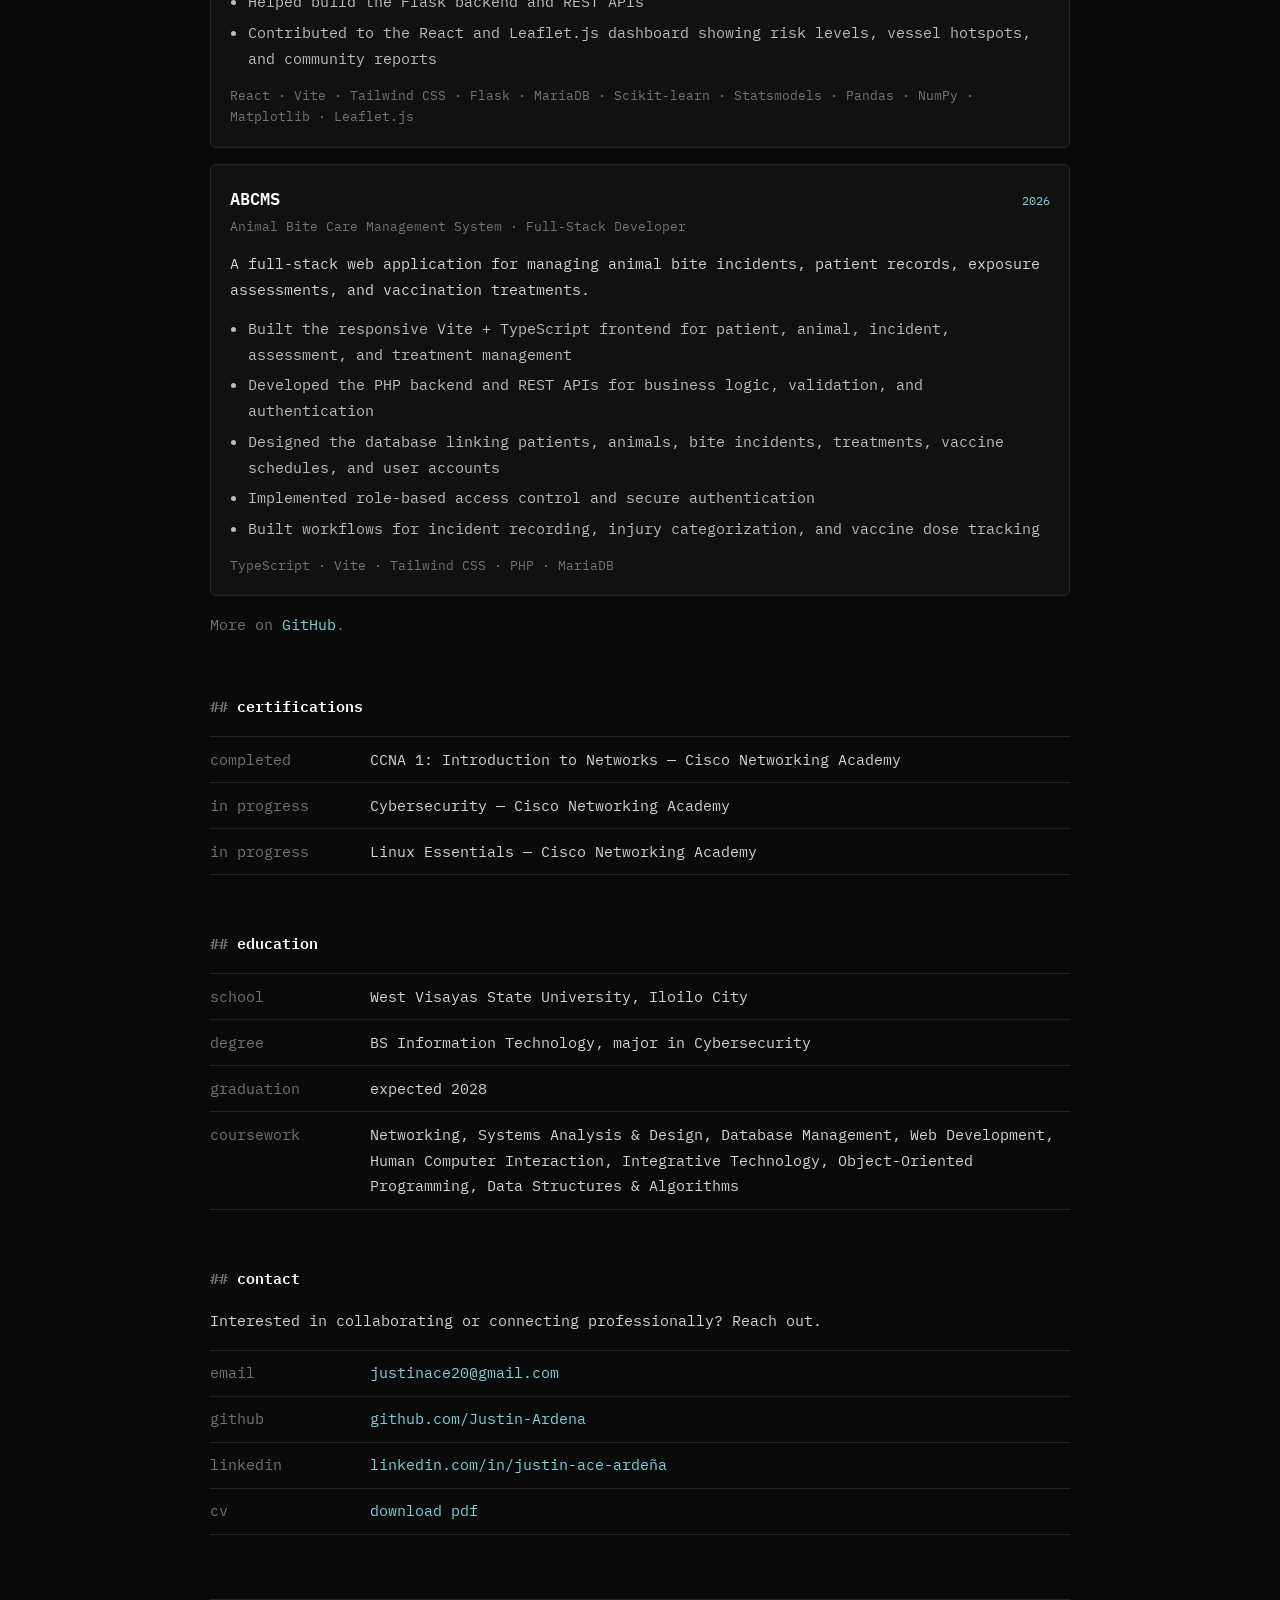
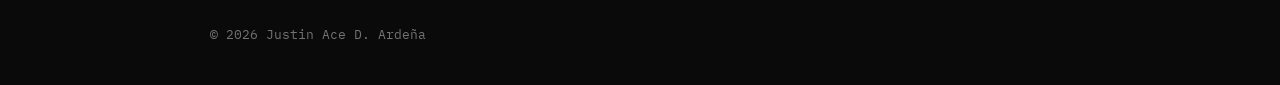
<file: A/JUSTIN_ACE_ARDEÑA/ARDEÑA-ACTIVITY_4/index.html>
<!doctype html>
<html lang="en">
  <head>
    <meta charset="utf-8" />
    <meta
      name="viewport"
      content="width=device-width, initial-scale=1, viewport-fit=cover"
    />
    <title>Justin Ardeña - Portfolio</title>
    <meta
      name="description"
      content="Portfolio of Justin Ace D. Ardeña, a 3rd-year BSIT (Cybersecurity) student building full-stack and AI/ML systems."
    />
    <meta name="theme-color" content="#0a0a0a" />
    <meta property="og:type" content="website" />
    <meta property="og:title" content="Justin Ace D. Ardeña — Portfolio" />
    <meta
      property="og:description"
      content="IT student focused on cybersecurity, networking, software development, and AI/ML."
    />
    <meta property="og:image" content="assets/images/profile/justin.jpg" />
    <link
      rel="icon"
      href="data:image/svg+xml,%3Csvg xmlns='http://www.w3.org/2000/svg' viewBox='0 0 32 32'%3E%3Crect width='32' height='32' rx='6' fill='%23111'/%3E%3Ctext x='16' y='21' font-family='monospace' font-size='14' font-weight='700' text-anchor='middle' fill='%237dd3e0'%3EJA%3C/text%3E%3C/svg%3E"
    />
    <link rel="preconnect" href="https://fonts.googleapis.com" />
    <link rel="preconnect" href="https://fonts.gstatic.com" crossorigin />
    <link
      href="https://fonts.googleapis.com/css2?family=IBM+Plex+Mono:wght@400;500;600&display=swap"
      rel="stylesheet"
    />
    <link rel="stylesheet" href="styles.css" />
  </head>
  <body>
    <a class="skip" href="#main">Skip to content</a>
    <!-- FEATURE: scroll progress bar -->
    <div class="progress" aria-hidden="true"></div>

    <!-- HEADER / NAVIGATION -->
    <header class="topbar">
      <div class="wrap bar">
        <a href="#top" class="brand">justin-ardena</a>
        <!-- FEATURE: burger menu button (shows on tablets and phones) -->
        <button
          class="burger"
          type="button"
          aria-label="Open menu"
          aria-expanded="false"
          aria-controls="menu"
        >
          <span></span><span></span><span></span>
        </button>
        <nav id="menu" aria-label="Main">
          <a href="#about">about</a>
          <a href="#skills">skills</a>
          <a href="#projects">projects</a>
          <a href="#certs">certs</a>
          <a href="#education">education</a>
          <a href="#contact">contact</a>
        </nav>
      </div>
    </header>

    <main id="main" class="wrap">
      <!-- HERO (photo, intro, CV download) -->
      <section class="hero" id="top">
        <!-- FEATURE: profile photo -->
        <img
          class="photo"
          src="assets/images/profile/justin.jpg"
          alt="Portrait of Justin Ace D. Ardeña"
          width="112"
          height="140"
        />
        <div>
          <h1>Justin Ace D. Ardeña</h1>
          <p class="role">
            IT student · Cybersecurity · Networking · Software development
          </p>
          <p class="meta">
            3rd-year BSIT · West Visayas State University · Iloilo City
          </p>
          <div class="actions">
            <!-- FEATURE: CV download -->
            <a
              class="btn primary"
              href="assets/resume/Justin-Ardena-CV.pdf"
              download="Justin-Ardena-CV.pdf"
              >download cv</a
            >
            <a class="btn" href="#projects">view projects</a>
            <a class="btn" href="#contact">contact</a>
          </div>
        </div>
      </section>

      <!-- FEATURE: terminal-style intro block -->
      <pre
        class="term"
        aria-label="Summary of focus areas"
      ><span class="dim">$</span> whoami
justin ace ardeña — building software and Doing Networking & Cybersecurity in Between.

<span class="dim">$</span> ls focus/
cybersecurity/  networking/  full-stack/  Newbie ai-ml/

<span class="dim">$</span> <span class="cursor" aria-hidden="true"></span></pre>

      <!-- ABOUT -->
      <section id="about">
        <h2>about</h2>
        <p>
          I'm a 3rd-year BS Information Technology student majoring in
          Cybersecurity. My interests sit across networking, cybersecurity, and
          software development, and I keep learning through hands-on projects,
          self-study, and Cisco certifications.
        </p>
        <p>
          I've built full-stack systems, integrated APIs, and recently started
          working with machine learning. My goal is a career in networking or
          cybersecurity, with software development skills to back it up.
        </p>
        <!-- FEATURE: quick facts -->
        <dl class="facts">
          <div>
            <dt>focus areas</dt>
            <dd>4</dd>
          </div>
          <div>
            <dt>full-stack projects</dt>
            <dd>2</dd>
          </div>
          <div>
            <dt>National AI Fest 2026</dt>
            <dd>top 5</dd>
          </div>
        </dl>
      </section>

      <!-- SKILLS -->
      <section id="skills">
        <h2>skills</h2>
        <dl class="kv">
          <div>
            <dt>networking</dt>
            <dd>
              Cisco Packet Tracer, CLI configuration, TCP/IP, subnetting,
              troubleshooting
            </dd>
          </div>
          <div>
            <dt>frontend</dt>
            <dd>HTML, CSS, React, TypeScript, Tailwind CSS, Bootstrap</dd>
          </div>
          <div>
            <dt>backend</dt>
            <dd>JavaScript, Node.js, Flask, PHP, Python, Java, C++</dd>
          </div>
          <div>
            <dt>databases</dt>
            <dd>MariaDB, PostgreSQL, MongoDB</dd>
          </div>
          <div>
            <dt>machine learning</dt>
            <dd>Scikit-learn, Statsmodels, Pandas, NumPy, Matplotlib</dd>
          </div>
          <div>
            <dt>tools</dt>
            <dd>
              Git/GitHub, Netlify, Vercel, XAMPP, NetBeans, Canva, Adobe
              Photoshop, Microsoft Office
            </dd>
          </div>
        </dl>
      </section>

      <!-- PROJECTS -->
      <section id="projects">
        <h2>projects</h2>

        <!-- PROJECT: aquAIman -->
        <article class="project">
          <header>
            <h3>aquAIman</h3>
            <span class="badge">top 5 finalist · National AI Fest 2026</span>
          </header>
          <p class="sub">
            AI-powered predictive coastal intelligence · ML / Full-Stack
            Developer · 2026–present
          </p>
          <p>
            A web-based system that assesses illegal fishing risk in Northern
            Iloilo coastal areas, using AI risk classification, vessel-activity
            trend analysis, and rule-based patrol prioritization.
          </p>
          <ul>
            <li>
              Led the AI/ML work: Random Forest risk classification and
              statistical trend analysis
            </li>
            <li>
              Built data preprocessing and ML workflows combining enforcement
              records, satellite vessel detections, and verified community
              reports
            </li>
            <li>Helped build the Flask backend and REST APIs</li>
            <li>
              Contributed to the React and Leaflet.js dashboard showing risk
              levels, vessel hotspots, and community reports
            </li>
          </ul>
          <p class="stack">
            React · Vite · Tailwind CSS · Flask · MariaDB · Scikit-learn ·
            Statsmodels · Pandas · NumPy · Matplotlib · Leaflet.js
          </p>
        </article>

        <!-- PROJECT: ABCMS -->
        <article class="project">
          <header>
            <h3>ABCMS</h3>
            <span class="badge">2026</span>
          </header>
          <p class="sub">
            Animal Bite Care Management System · Full-Stack Developer
          </p>
          <p>
            A full-stack web application for managing animal bite incidents,
            patient records, exposure assessments, and vaccination treatments.
          </p>
          <ul>
            <li>
              Built the responsive Vite + TypeScript frontend for patient,
              animal, incident, assessment, and treatment management
            </li>
            <li>
              Developed the PHP backend and REST APIs for business logic,
              validation, and authentication
            </li>
            <li>
              Designed the database linking patients, animals, bite incidents,
              treatments, vaccine schedules, and user accounts
            </li>
            <li>
              Implemented role-based access control and secure authentication
            </li>
            <li>
              Built workflows for incident recording, injury categorization, and
              vaccine dose tracking
            </li>
          </ul>
          <p class="stack">TypeScript · Vite · Tailwind CSS · PHP · MariaDB</p>
        </article>

        <p class="dim">
          More on
          <a
            href="https://github.com/Justin-Ardena"
            target="_blank"
            rel="noopener"
            >GitHub</a
          >.
        </p>
      </section>

      <!-- CERTIFICATIONS -->
      <section id="certs">
        <h2>certifications</h2>
        <dl class="kv">
          <div>
            <dt>completed</dt>
            <dd>CCNA 1: Introduction to Networks — Cisco Networking Academy</dd>
          </div>
          <div>
            <dt>in progress</dt>
            <dd>Cybersecurity — Cisco Networking Academy</dd>
          </div>
          <div>
            <dt>in progress</dt>
            <dd>Linux Essentials — Cisco Networking Academy</dd>
          </div>
        </dl>
      </section>

      <!-- EDUCATION -->
      <section id="education">
        <h2>education</h2>
        <dl class="kv">
          <div>
            <dt>school</dt>
            <dd>West Visayas State University, Iloilo City</dd>
          </div>
          <div>
            <dt>degree</dt>
            <dd>BS Information Technology, major in Cybersecurity</dd>
          </div>
          <div>
            <dt>graduation</dt>
            <dd>expected 2028</dd>
          </div>
          <div>
            <dt>coursework</dt>
            <dd>
              Networking, Systems Analysis &amp; Design, Database Management,
              Web Development, Human Computer Interaction, Integrative
              Technology, Object-Oriented Programming, Data Structures &amp;
              Algorithms
            </dd>
          </div>
        </dl>
      </section>

      <!-- CONTACT -->
      <section id="contact">
        <h2>contact</h2>
        <p>
          Interested in collaborating or connecting professionally? Reach out.
        </p>
        <dl class="kv">
          <div>
            <dt>email</dt>
            <dd>
              <a href="mailto:justinace20@gmail.com">justinace20@gmail.com</a>
            </dd>
          </div>
          <div>
            <dt>github</dt>
            <dd>
              <a
                href="https://github.com/Justin-Ardena"
                target="_blank"
                rel="noopener"
                >github.com/Justin-Ardena</a
              >
            </dd>
          </div>
          <div>
            <dt>linkedin</dt>
            <dd>
              <a
                href="https://www.linkedin.com/in/justin-ace-arde%C3%B1a-129874326"
                target="_blank"
                rel="noopener"
                >linkedin.com/in/justin-ace-ardeña</a
              >
            </dd>
          </div>
          <!-- FEATURE: CV download -->
          <div>
            <dt>cv</dt>
            <dd>
              <a
                href="assets/resume/Justin-Ardena-CV.pdf"
                download="Justin-Ardena-CV.pdf"
                >download pdf</a
              >
            </dd>
          </div>
        </dl>
      </section>
    </main>

    <!-- FOOTER -->
    <footer class="wrap foot">
      <span>© <span id="yr">2026</span> Justin Ace D. Ardeña</span>
    </footer>
    <script src="script.js"></script>
  </body>
</html>
</file>
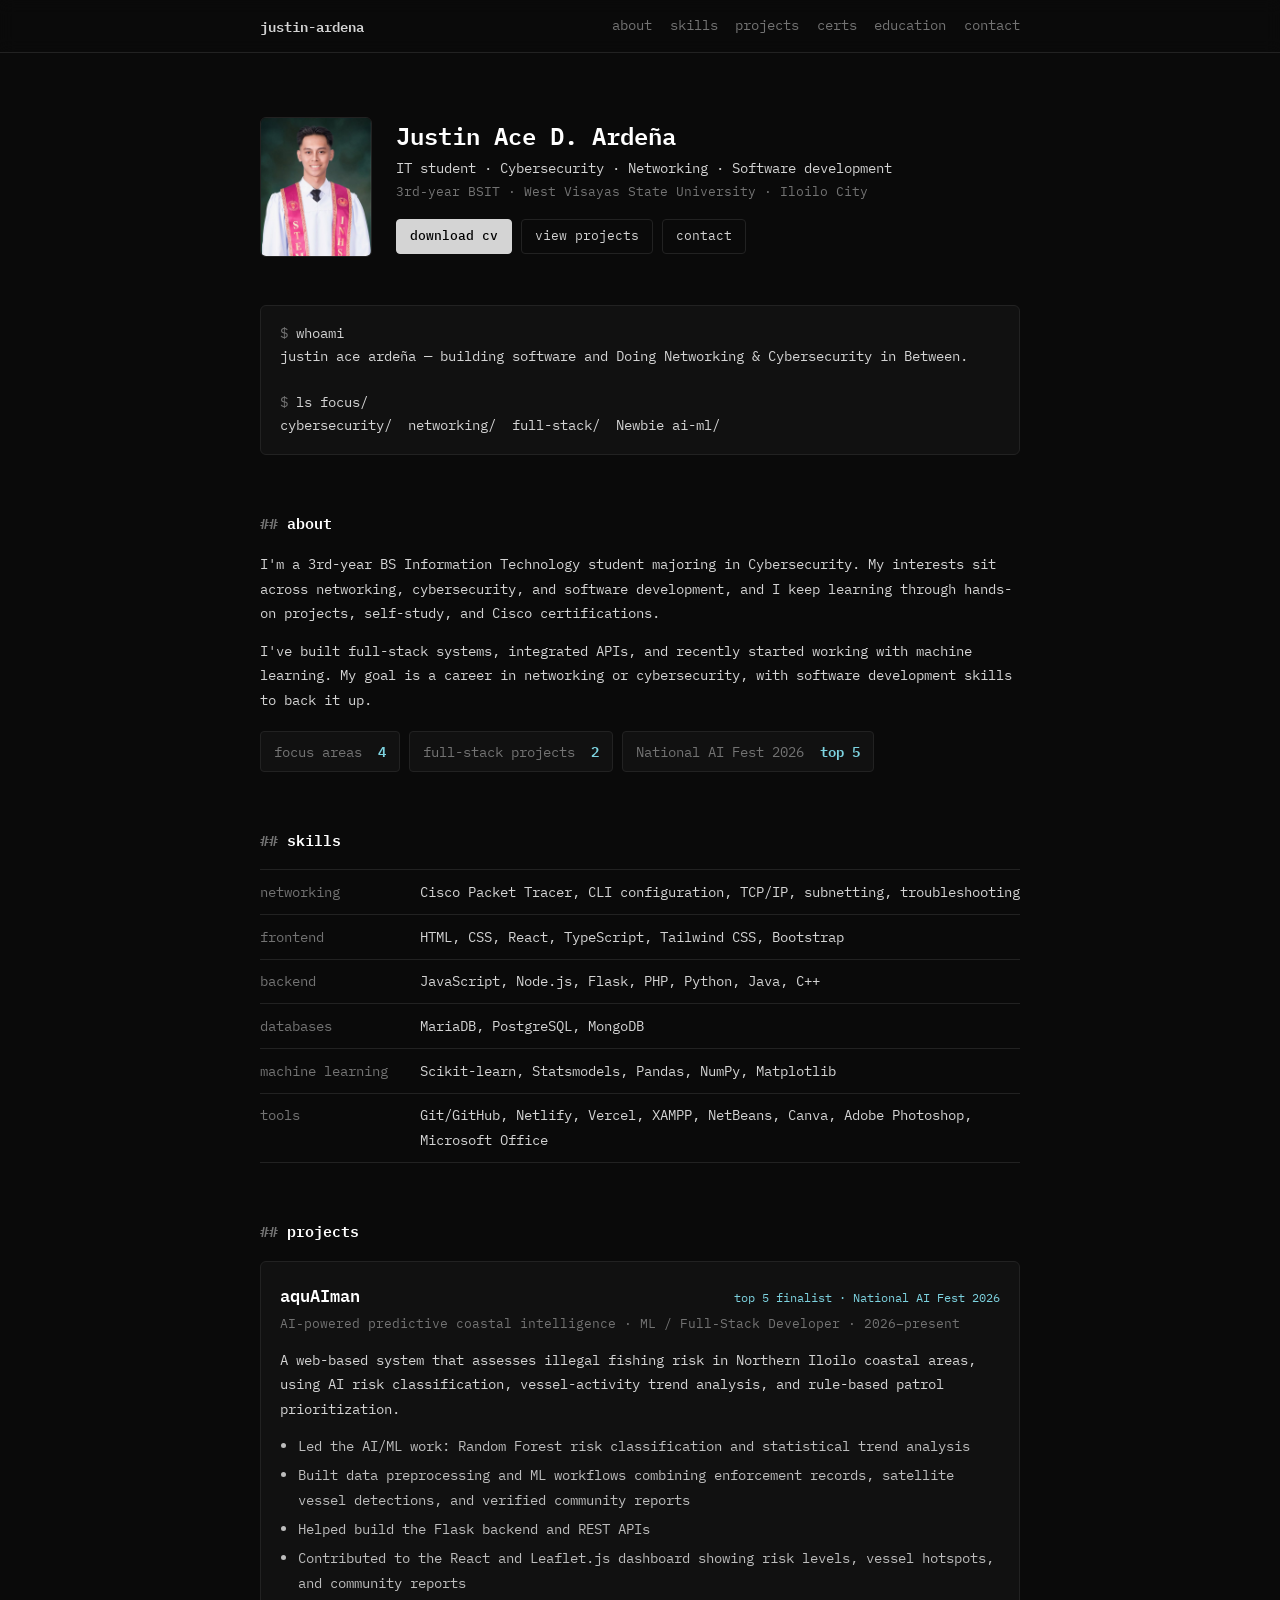
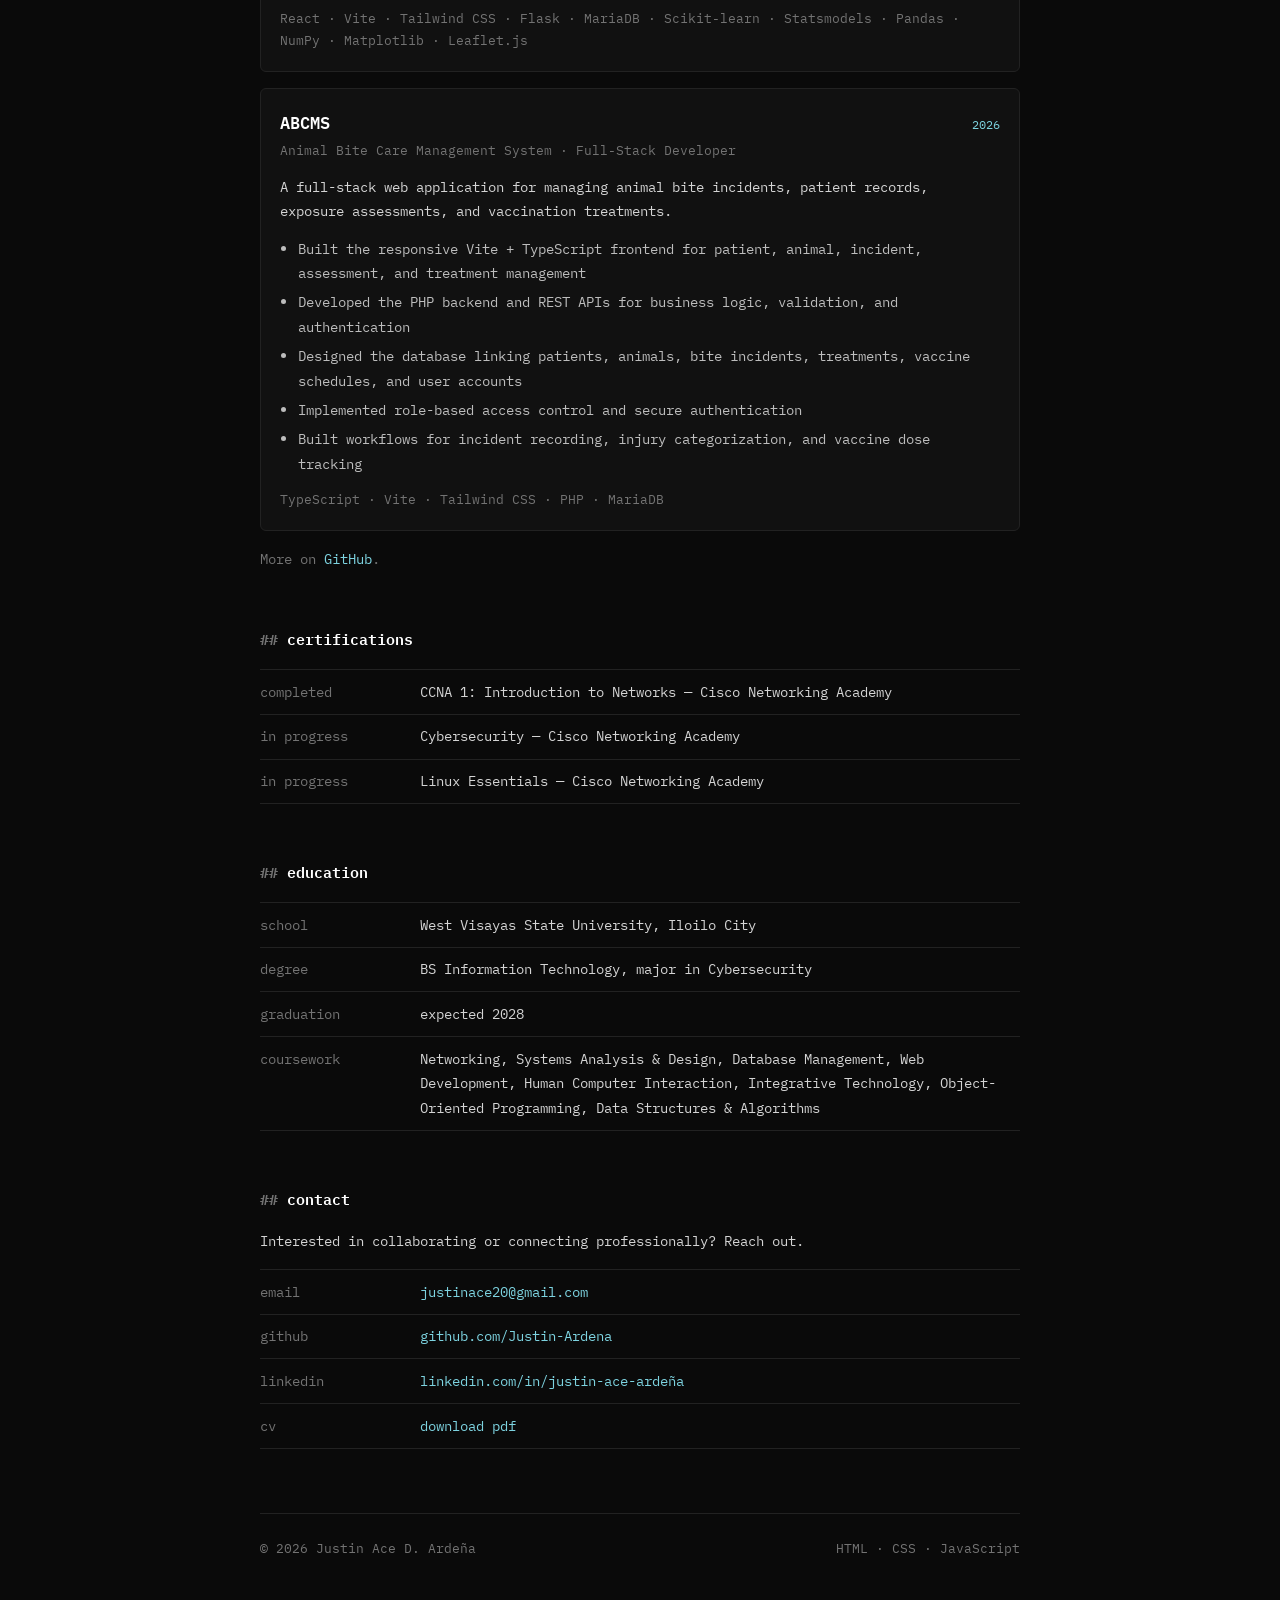
<file: A/JUSTIN_ACE_ARDEÑA/ARDEÑA-EXERCISE_4/index.html>
<!doctype html>
<html lang="en">
  <head>
    <meta charset="utf-8" />
    <meta name="viewport" content="width=device-width, initial-scale=1" />
    <title>
      Justin Ardeña - Portfolio
    </title>
    <meta
      name="description"
      content="Portfolio of Justin Ace D. Ardeña, a 3rd-year BSIT (Cybersecurity) student building full-stack and AI/ML systems."
    />
    <meta name="theme-color" content="#0a0a0a" />
    <meta property="og:type" content="website" />
    <meta property="og:title" content="Justin Ace D. Ardeña — Portfolio" />
    <meta
      property="og:description"
      content="IT student focused on cybersecurity, networking, software development, and AI/ML."
    />
    <meta property="og:image" content="assets/images/profile/justin.jpg" />
    <link
      rel="icon"
      href="data:image/svg+xml,%3Csvg xmlns='http://www.w3.org/2000/svg' viewBox='0 0 32 32'%3E%3Crect width='32' height='32' rx='6' fill='%23111'/%3E%3Ctext x='16' y='21' font-family='monospace' font-size='14' font-weight='700' text-anchor='middle' fill='%237dd3e0'%3EJA%3C/text%3E%3C/svg%3E"
    />
    <link rel="preconnect" href="https://fonts.googleapis.com" />
    <link rel="preconnect" href="https://fonts.gstatic.com" crossorigin />
    <link
      href="https://fonts.googleapis.com/css2?family=IBM+Plex+Mono:wght@400;500;600&display=swap"
      rel="stylesheet"
    />
    <link rel="stylesheet" href="styles.css" />
  </head>
  <body>
    <a class="skip" href="#main">Skip to content</a>

    <!-- HEADER / NAVIGATION -->
    <header class="topbar">
      <div class="wrap bar">
        <a href="#top" class="brand">justin-ardena</a>
        <nav aria-label="Main">
          <a href="#about">about</a>
          <a href="#skills">skills</a>
          <a href="#projects">projects</a>
          <a href="#certs">certs</a>
          <a href="#education">education</a>
          <a href="#contact">contact</a>
        </nav>
      </div>
    </header>

    <main id="main" class="wrap">
      <!-- HERO (photo, intro, CV download) -->
      <section class="hero" id="top">
        <!-- FEATURE: profile photo -->
        <img
          class="photo"
          src="assets/images/profile/justin.jpg"
          alt="Portrait of Justin Ace D. Ardeña"
          width="112"
          height="140"
        />
        <div>
          <h1>Justin Ace D. Ardeña</h1>
          <p class="role">
            IT student · Cybersecurity · Networking · Software development
          </p>
          <p class="meta">
            3rd-year BSIT · West Visayas State University · Iloilo City
          </p>
          <div class="actions">
            <!-- FEATURE: CV download -->
            <a
              class="btn primary"
              href="assets/resume/Justin-Ardena-CV.pdf"
              download="Justin-Ardena-CV.pdf"
              >download cv</a
            >
            <a class="btn" href="#projects">view projects</a>
            <a class="btn" href="#contact">contact</a>
          </div>
        </div>
      </section>

      <!-- FEATURE: terminal-style intro block -->
      <pre
        class="term"
        aria-label="Summary of focus areas"
      ><span class="dim">$</span> whoami
justin ace ardeña — building software and Doing Networking & Cybersecurity in Between.

<span class="dim">$</span> ls focus/
cybersecurity/  networking/  full-stack/  Newbie ai-ml/</pre>

      <!-- ABOUT -->
      <section id="about">
        <h2>about</h2>
        <p>
          I'm a 3rd-year BS Information Technology student majoring in
          Cybersecurity. My interests sit across networking, cybersecurity, and
          software development, and I keep learning through hands-on projects,
          self-study, and Cisco certifications.
        </p>
        <p>
          I've built full-stack systems, integrated APIs, and recently started
          working with machine learning. My goal is a career in networking or
          cybersecurity, with software development skills to back it up.
        </p>
        <!-- FEATURE: quick facts -->
        <dl class="facts">
          <div>
            <dt>focus areas</dt>
            <dd>4</dd>
          </div>
          <div>
            <dt>full-stack projects</dt>
            <dd>2</dd>
          </div>
          <div>
            <dt>National AI Fest 2026</dt>
            <dd>top 5</dd>
          </div>
        </dl>
      </section>

      <!-- SKILLS -->
      <section id="skills">
        <h2>skills</h2>
        <dl class="kv">
          <div>
            <dt>networking</dt>
            <dd>
              Cisco Packet Tracer, CLI configuration, TCP/IP, subnetting,
              troubleshooting
            </dd>
          </div>
          <div>
            <dt>frontend</dt>
            <dd>HTML, CSS, React, TypeScript, Tailwind CSS, Bootstrap</dd>
          </div>
          <div>
            <dt>backend</dt>
            <dd>JavaScript, Node.js, Flask, PHP, Python, Java, C++</dd>
          </div>
          <div>
            <dt>databases</dt>
            <dd>MariaDB, PostgreSQL, MongoDB</dd>
          </div>
          <div>
            <dt>machine learning</dt>
            <dd>Scikit-learn, Statsmodels, Pandas, NumPy, Matplotlib</dd>
          </div>
          <div>
            <dt>tools</dt>
            <dd>
              Git/GitHub, Netlify, Vercel, XAMPP, NetBeans, Canva, Adobe
              Photoshop, Microsoft Office
            </dd>
          </div>
        </dl>
      </section>

      <!-- PROJECTS -->
      <section id="projects">
        <h2>projects</h2>

        <!-- PROJECT: aquAIman -->
        <article class="project">
          <header>
            <h3>aquAIman</h3>
            <span class="badge">top 5 finalist · National AI Fest 2026</span>
          </header>
          <p class="sub">
            AI-powered predictive coastal intelligence · ML / Full-Stack
            Developer · 2026–present
          </p>
          <p>
            A web-based system that assesses illegal fishing risk in Northern
            Iloilo coastal areas, using AI risk classification, vessel-activity
            trend analysis, and rule-based patrol prioritization.
          </p>
          <ul>
            <li>
              Led the AI/ML work: Random Forest risk classification and
              statistical trend analysis
            </li>
            <li>
              Built data preprocessing and ML workflows combining enforcement
              records, satellite vessel detections, and verified community
              reports
            </li>
            <li>Helped build the Flask backend and REST APIs</li>
            <li>
              Contributed to the React and Leaflet.js dashboard showing risk
              levels, vessel hotspots, and community reports
            </li>
          </ul>
          <p class="stack">
            React · Vite · Tailwind CSS · Flask · MariaDB · Scikit-learn ·
            Statsmodels · Pandas · NumPy · Matplotlib · Leaflet.js
          </p>
        </article>

        <!-- PROJECT: ABCMS -->
        <article class="project">
          <header>
            <h3>ABCMS</h3>
            <span class="badge">2026</span>
          </header>
          <p class="sub">
            Animal Bite Care Management System · Full-Stack Developer
          </p>
          <p>
            A full-stack web application for managing animal bite incidents,
            patient records, exposure assessments, and vaccination treatments.
          </p>
          <ul>
            <li>
              Built the responsive Vite + TypeScript frontend for patient,
              animal, incident, assessment, and treatment management
            </li>
            <li>
              Developed the PHP backend and REST APIs for business logic,
              validation, and authentication
            </li>
            <li>
              Designed the database linking patients, animals, bite incidents,
              treatments, vaccine schedules, and user accounts
            </li>
            <li>
              Implemented role-based access control and secure authentication
            </li>
            <li>
              Built workflows for incident recording, injury categorization, and
              vaccine dose tracking
            </li>
          </ul>
          <p class="stack">TypeScript · Vite · Tailwind CSS · PHP · MariaDB</p>
        </article>

        <p class="dim">
          More on
          <a
            href="https://github.com/Justin-Ardena"
            target="_blank"
            rel="noopener"
            >GitHub</a
          >.
        </p>
      </section>

      <!-- CERTIFICATIONS -->
      <section id="certs">
        <h2>certifications</h2>
        <dl class="kv">
          <div>
            <dt>completed</dt>
            <dd>CCNA 1: Introduction to Networks — Cisco Networking Academy</dd>
          </div>
          <div>
            <dt>in progress</dt>
            <dd>Cybersecurity — Cisco Networking Academy</dd>
          </div>
          <div>
            <dt>in progress</dt>
            <dd>Linux Essentials — Cisco Networking Academy</dd>
          </div>
        </dl>
      </section>

      <!-- EDUCATION -->
      <section id="education">
        <h2>education</h2>
        <dl class="kv">
          <div>
            <dt>school</dt>
            <dd>West Visayas State University, Iloilo City</dd>
          </div>
          <div>
            <dt>degree</dt>
            <dd>BS Information Technology, major in Cybersecurity</dd>
          </div>
          <div>
            <dt>graduation</dt>
            <dd>expected 2028</dd>
          </div>
          <div>
            <dt>coursework</dt>
            <dd>
              Networking, Systems Analysis &amp; Design, Database Management,
              Web Development, Human Computer Interaction, Integrative
              Technology, Object-Oriented Programming, Data Structures &amp;
              Algorithms
            </dd>
          </div>
        </dl>
      </section>

      <!-- CONTACT -->
      <section id="contact">
        <h2>contact</h2>
        <p>
          Interested in collaborating or connecting professionally? Reach out.
        </p>
        <dl class="kv">
          <div>
            <dt>email</dt>
            <dd>
              <a href="mailto:justinace20@gmail.com">justinace20@gmail.com</a>
            </dd>
          </div>
          <div>
            <dt>github</dt>
            <dd>
              <a
                href="https://github.com/Justin-Ardena"
                target="_blank"
                rel="noopener"
                >github.com/Justin-Ardena</a
              >
            </dd>
          </div>
          <div>
            <dt>linkedin</dt>
            <dd>
              <a
                href="https://www.linkedin.com/in/justin-ace-arde%C3%B1a-129874326"
                target="_blank"
                rel="noopener"
                >linkedin.com/in/justin-ace-ardeña</a
              >
            </dd>
          </div>
          <!-- FEATURE: CV download -->
          <div>
            <dt>cv</dt>
            <dd>
              <a
                href="assets/resume/Justin-Ardena-CV.pdf"
                download="Justin-Ardena-CV.pdf"
                >download pdf</a
              >
            </dd>
          </div>
        </dl>
      </section>
    </main>

    <!-- FOOTER -->
    <footer class="wrap foot">
      <span>© <span id="yr">2026</span> Justin Ace D. Ardeña</span>
      <span>HTML · CSS · JavaScript</span>
    </footer>
    <script src="script.js"></script>
  </body>
</html>
</file>
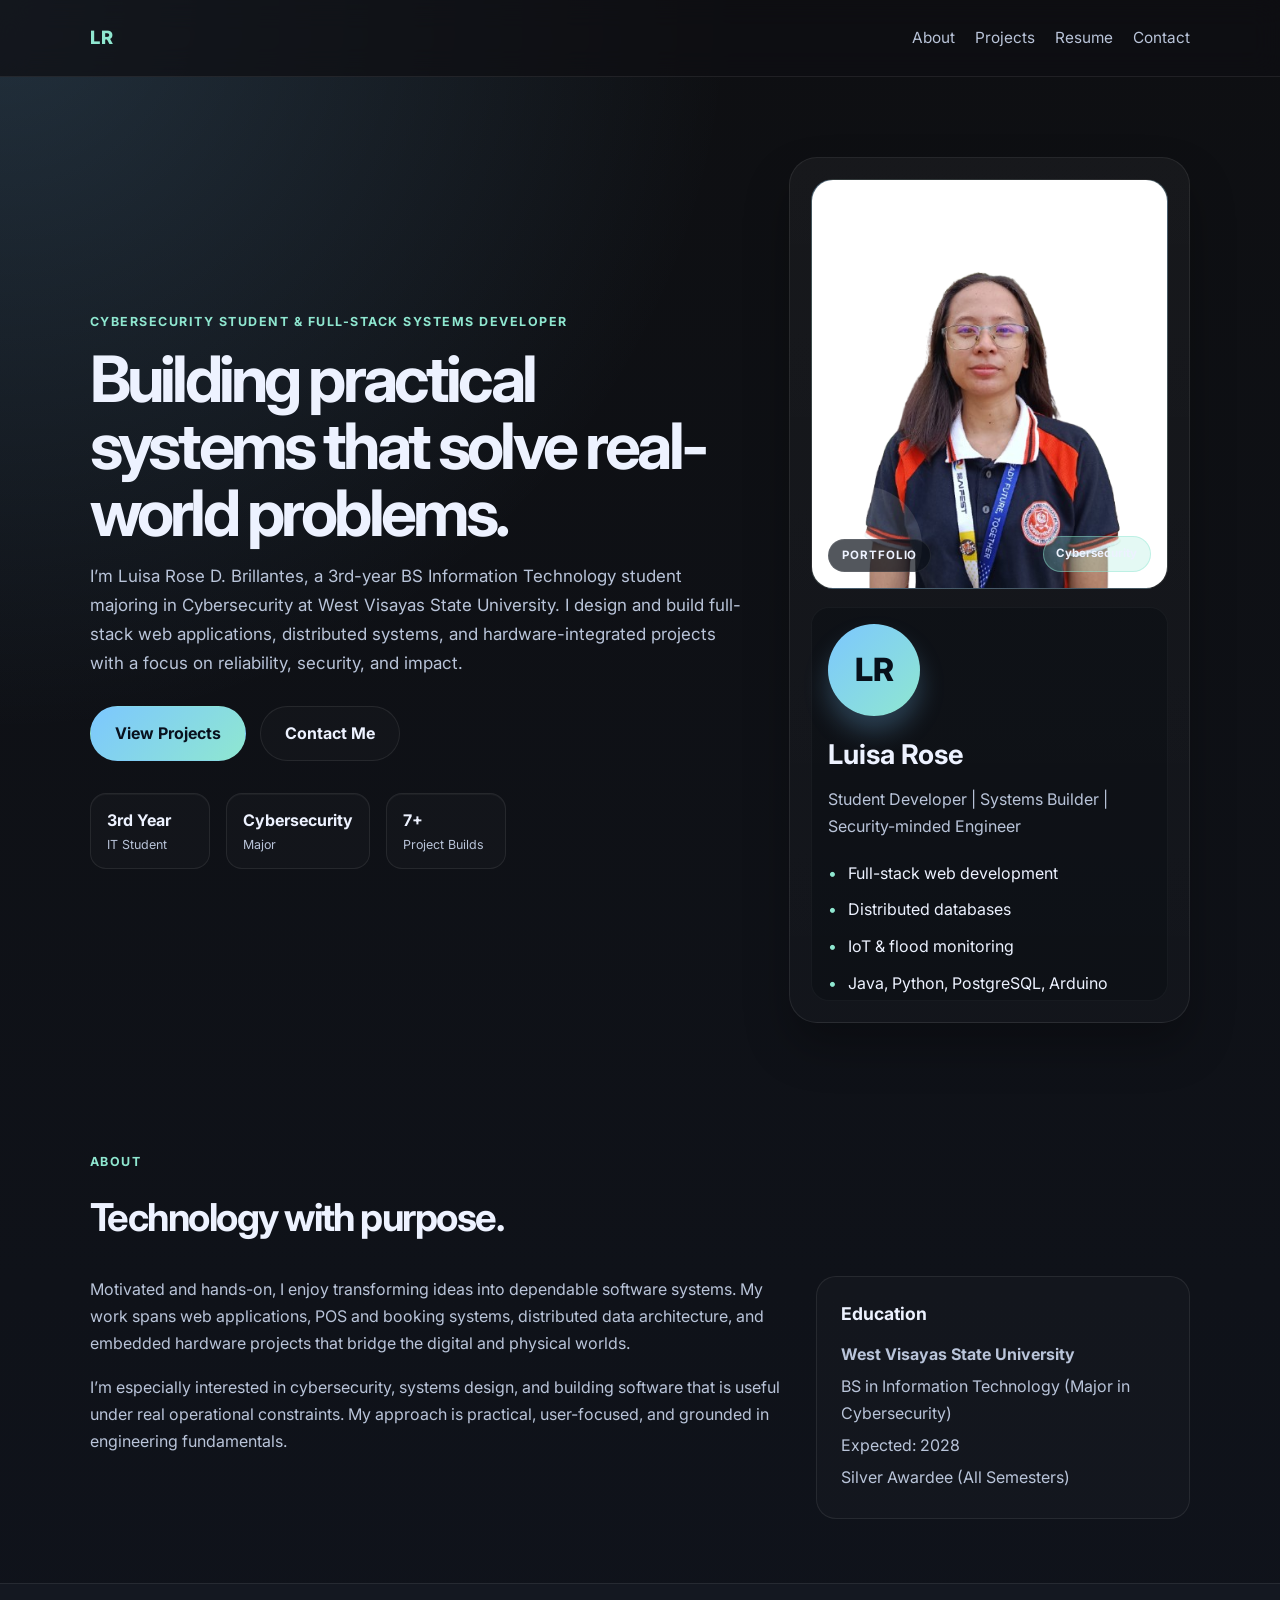
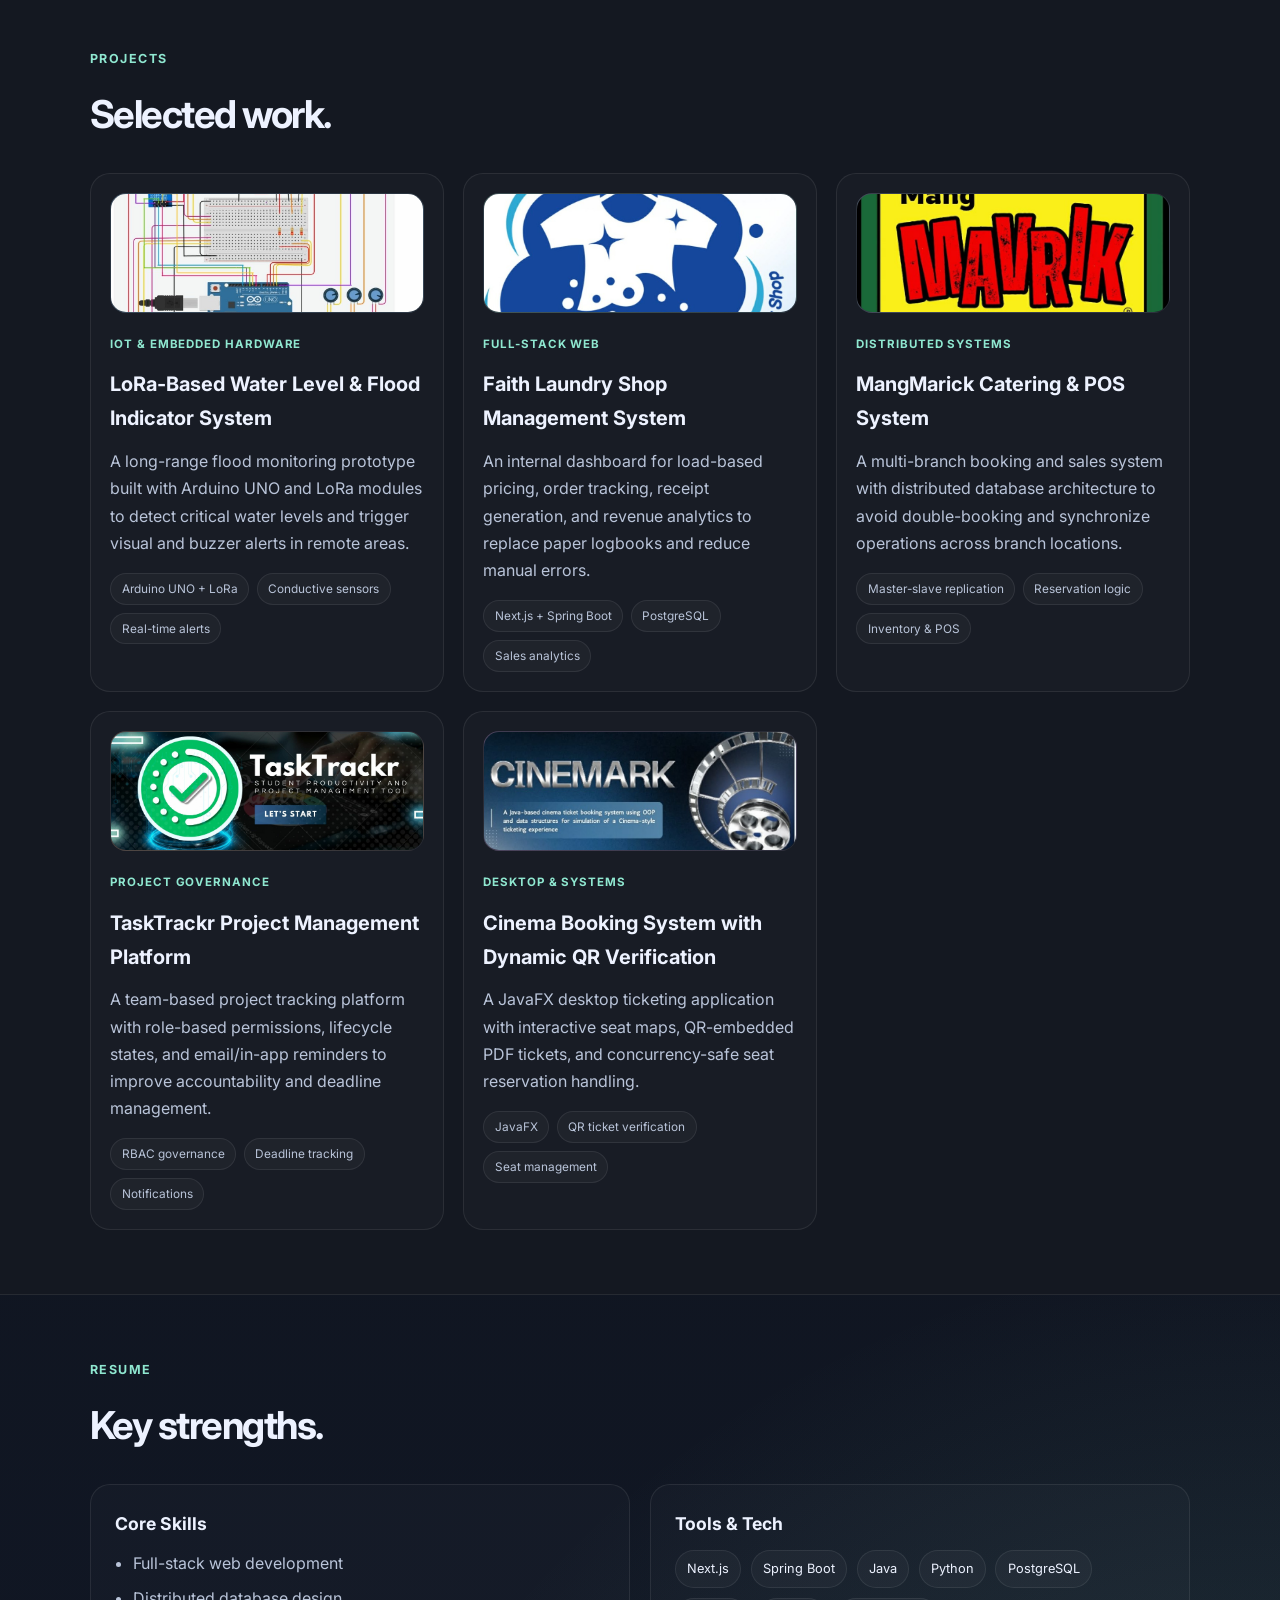
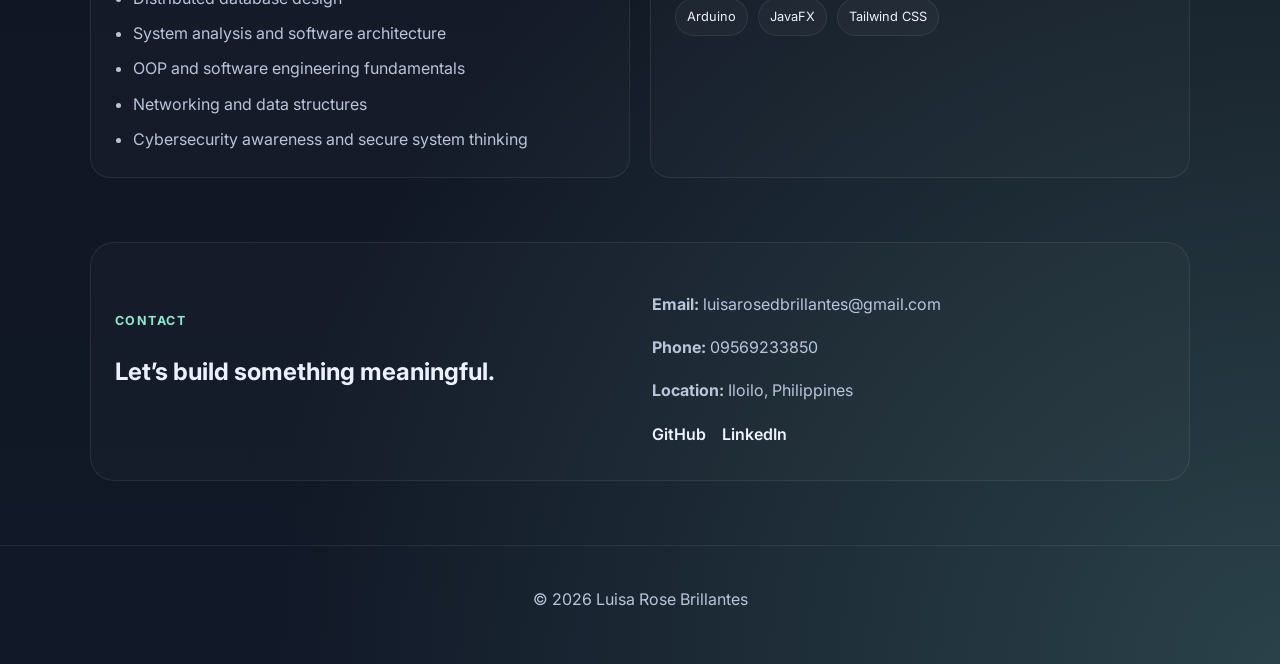
<file: A/LUISA_ROSE_BRILLANTES/BRILLANTES-UNIT_4_ACTIVITY/index.html>
<!DOCTYPE html>
<html lang="en">
  <head>
    <meta charset="UTF-8">
    <meta name="viewport" content="width=device-width, initial-scale=1.0">
    <title>Luisa Rose Brillantes | Portfolio</title>
    <meta
      name="description"
      content="Portfolio of Luisa Rose D. Brillantes — cybersecurity student, full-stack developer, and systems engineer."
    >
    <link rel="preconnect" href="https://fonts.googleapis.com">
    <link rel="preconnect" href="https://fonts.gstatic.com" crossorigin>
    <link
      href="https://fonts.googleapis.com/css2?family=Inter:wght@400;500;600;700;800&amp;display=swap"
      rel="stylesheet"
    >
    <link rel="stylesheet" href="styles.css">
  </head>
  <body>
    <header class="site-header">
      <nav class="container nav">
        <a href="#top" class="brand">LR</a>
        <button type="button" class="menu-toggle" aria-label="Open navigation">☰</button>
        <div class="nav-links">
          <a href="#about">About</a>
          <a href="#projects">Projects</a>
          <a href="#resume">Resume</a>
          <a href="#contact">Contact</a>
        </div>
      </nav>
    </header>

    <main id="top">
      <section class="hero container">
        <div class="hero-copy">
          <p class="eyebrow">Cybersecurity Student &amp; Full-Stack Systems Developer</p>
          <h1>Building practical systems that solve real-world problems.</h1>
          <p class="lead">
            I’m Luisa Rose D. Brillantes, a 3rd-year BS Information Technology student majoring in
            Cybersecurity at West Visayas State University. I design and build full-stack web
            applications, distributed systems, and hardware-integrated projects with a focus on
            reliability, security, and impact.
          </p>
          <div class="cta-row">
            <a class="btn primary" href="#projects">View Projects</a>
            <a class="btn secondary" href="#contact">Contact Me</a>
          </div>
          <ul class="mini-stats">
            <li><strong>3rd Year</strong><span>IT Student</span></li>
            <li><strong>Cybersecurity</strong><span>Major</span></li>
            <li><strong>7+</strong><span>Project Builds</span></li>
          </ul>
        </div>

        <aside class="profile-card" aria-label="Profile summary">
          <div class="portrait-wrap">
            <div class="portrait-placeholder" aria-label="Profile placeholder image">
                <img src="assets/profile-portrait.png" alt="Luisa Rose Brillantes portrait illustration" class="portrait-image">
                <span class="portrait-label">Portfolio</span>
                <div class="portrait-badge">Cybersecurity</div>
              </div>
          </div>
          <div class="profile-content">
            <div class="avatar">LR</div>
            <h2>Luisa Rose</h2>
            <p>Student Developer | Systems Builder | Security-minded Engineer</p>
            <ul>
              <li>Full-stack web development</li>
              <li>Distributed databases</li>
              <li>IoT &amp; flood monitoring</li>
              <li>Java, Python, PostgreSQL, Arduino</li>
            </ul>
          </div>
        </aside>
      </section>

      <section id="about" class="section container">
        <div class="section-heading">
          <p class="eyebrow">About</p>
          <h2>Technology with purpose.</h2>
        </div>
        <div class="about-grid">
          <div>
            <p>
              Motivated and hands-on, I enjoy transforming ideas into dependable software systems.
              My work spans web applications, POS and booking systems, distributed data architecture,
              and embedded hardware projects that bridge the digital and physical worlds.
            </p>
            <p>
              I’m especially interested in cybersecurity, systems design, and building software that
              is useful under real operational constraints. My approach is practical, user-focused,
              and grounded in engineering fundamentals.
            </p>
          </div>
          <div class="info-panel">
            <h3>Education</h3>
            <p><strong>West Visayas State University</strong></p>
            <p>BS in Information Technology (Major in Cybersecurity)</p>
            <p>Expected: 2028</p>
            <p class="muted">Silver Awardee (All Semesters)</p>
          </div>
        </div>
      </section>

      <section id="projects" class="section alt-bg">
        <div class="container">
          <div class="section-heading">
            <p class="eyebrow">Projects</p>
            <h2>Selected work.</h2>
          </div>

          <div class="projects-grid">
            <article class="project-card">
              <div class="project-thumb thumb-one">
                <img src="assets/project-flood.jpg" alt="Flood monitoring project illustration" aria-label="Flood monitoring project illustration">
              </div>
              <span class="tag">IoT &amp; Embedded Hardware</span>
              <h3>LoRa-Based Water Level &amp; Flood Indicator System</h3>
              <p>
                A long-range flood monitoring prototype built with Arduino UNO and LoRa modules to
                detect critical water levels and trigger visual and buzzer alerts in remote areas.
              </p>
              <ul>
                <li>Arduino UNO + LoRa</li>
                <li>Conductive sensors</li>
                <li>Real-time alerts</li>
              </ul>
            </article>

            <article class="project-card">
              <div class="project-thumb thumb-two">
                <img src="assets/project-laundry.jpg" alt="Laundry system dashboard illustration" aria-label="Laundry system dashboard illustration">
              </div>
              <span class="tag">Full-Stack Web</span>
              <h3>Faith Laundry Shop Management System</h3>
              <p>
                An internal dashboard for load-based pricing, order tracking, receipt generation, and
                revenue analytics to replace paper logbooks and reduce manual errors.
              </p>
              <ul>
                <li>Next.js + Spring Boot</li>
                <li>PostgreSQL</li>
                <li>Sales analytics</li>
              </ul>
            </article>

            <article class="project-card">
              <div class="project-thumb thumb-three">
                <img src="assets/project-pos.jpg" alt="POS system illustration" aria-label="POS system illustration">
              </div>
              <span class="tag">Distributed Systems</span>
              <h3>MangMarick Catering &amp; POS System</h3>
              <p>
                A multi-branch booking and sales system with distributed database architecture to avoid
                double-booking and synchronize operations across branch locations.
              </p>
              <ul>
                <li>Master-slave replication</li>
                <li>Reservation logic</li>
                <li>Inventory &amp; POS</li>
              </ul>
            </article>

            <article class="project-card">
              <div class="project-thumb thumb-four">
                <img src="assets/project-tasktrackr.jpg" alt="Project management illustration" aria-label="Project management illustration">
              </div>
              <span class="tag">Project Governance</span>
              <h3>TaskTrackr Project Management Platform</h3>
              <p>
                A team-based project tracking platform with role-based permissions, lifecycle states,
                and email/in-app reminders to improve accountability and deadline management.
              </p>
              <ul>
                <li>RBAC governance</li>
                <li>Deadline tracking</li>
                <li>Notifications</li>
              </ul>
            </article>

            <article class="project-card">
              <div class="project-thumb thumb-five">
                <img src="assets/project-cinema.jpg" alt="Cinema ticketing illustration" aria-label="Cinema ticketing illustration">
              </div>
              <span class="tag">Desktop &amp; Systems</span>
              <h3>Cinema Booking System with Dynamic QR Verification</h3>
              <p>
                A JavaFX desktop ticketing application with interactive seat maps, QR-embedded PDF
                tickets, and concurrency-safe seat reservation handling.
              </p>
              <ul>
                <li>JavaFX</li>
                <li>QR ticket verification</li>
                <li>Seat management</li>
              </ul>
            </article>
          </div>
        </div>
      </section>

      <section id="resume" class="section container">
        <div class="section-heading">
          <p class="eyebrow">Resume</p>
          <h2>Key strengths.</h2>
        </div>

        <div class="resume-grid">
          <div class="resume-panel">
            <h3>Core Skills</h3>
            <ul class="bullet-list">
              <li>Full-stack web development</li>
              <li>Distributed database design</li>
              <li>System analysis and software architecture</li>
              <li>OOP and software engineering fundamentals</li>
              <li>Networking and data structures</li>
              <li>Cybersecurity awareness and secure system thinking</li>
            </ul>
          </div>

          <div class="resume-panel">
            <h3>Tools &amp; Tech</h3>
            <div class="chips">
              <span>Next.js</span>
              <span>Spring Boot</span>
              <span>Java</span>
              <span>Python</span>
              <span>PostgreSQL</span>
              <span>Arduino</span>
              <span>JavaFX</span>
              <span>Tailwind CSS</span>
            </div>
          </div>
        </div>
      </section>

      <section id="contact" class="section contact-section">
        <div class="container contact-box">
          <div>
            <p class="eyebrow">Contact</p>
            <h2>Let’s build something meaningful.</h2>
          </div>
          <div class="contact-details">
            <p><strong>Email:</strong> luisarosedbrillantes@gmail.com</p>
            <p><strong>Phone:</strong> 09569233850</p>
            <p><strong>Location:</strong> Iloilo, Philippines</p>
            <div class="contact-links">
              <a href="https://github.com/Y-say" target="_blank" rel="noreferrer">GitHub</a>
              <a href="https://linkedin.com/in/ysabrillantes" target="_blank" rel="noreferrer">LinkedIn</a>
            </div>
          </div>
        </div>
      </section>
    </main>

    <footer class="site-footer">
      <div class="container footer-inner">
        <p>© <span id="year"></span> Luisa Rose Brillantes</p>
      </div>
    </footer>

    <script src="script.js"></script>
  </body>
</html>
</file>
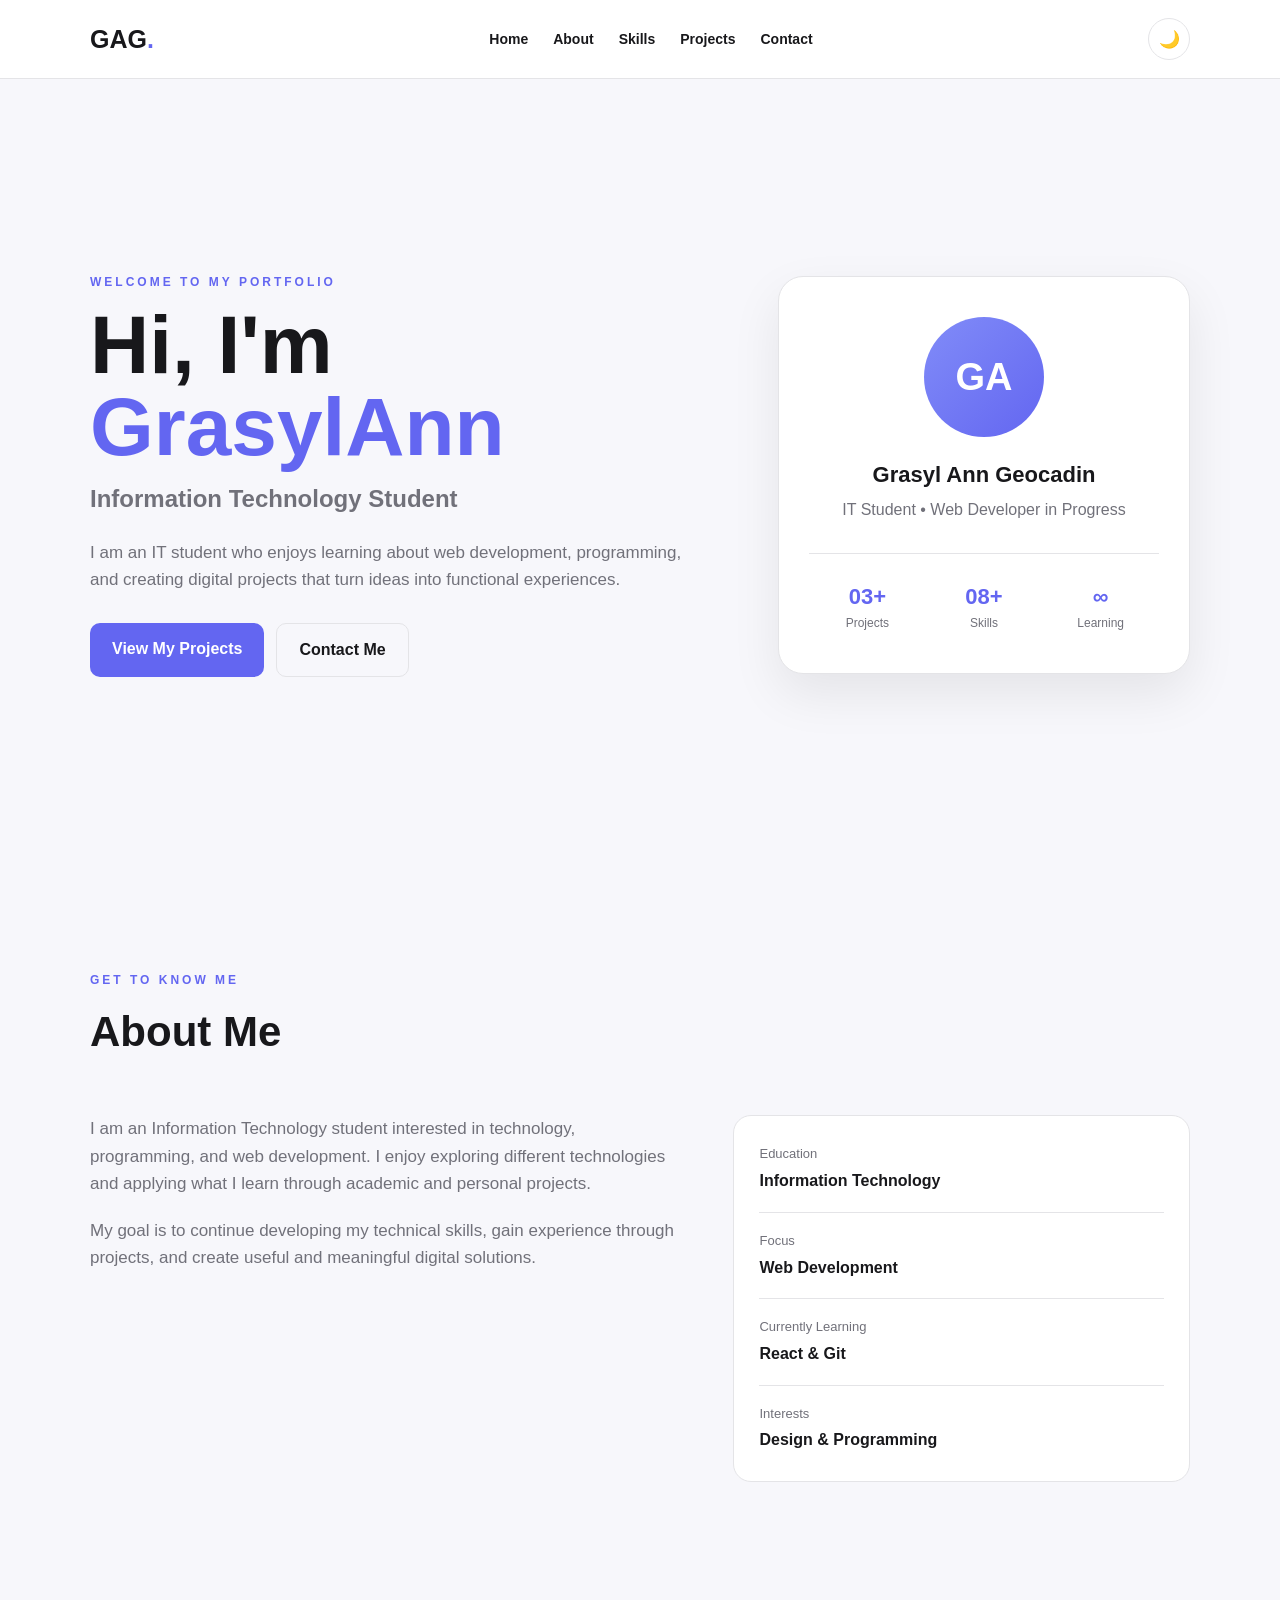
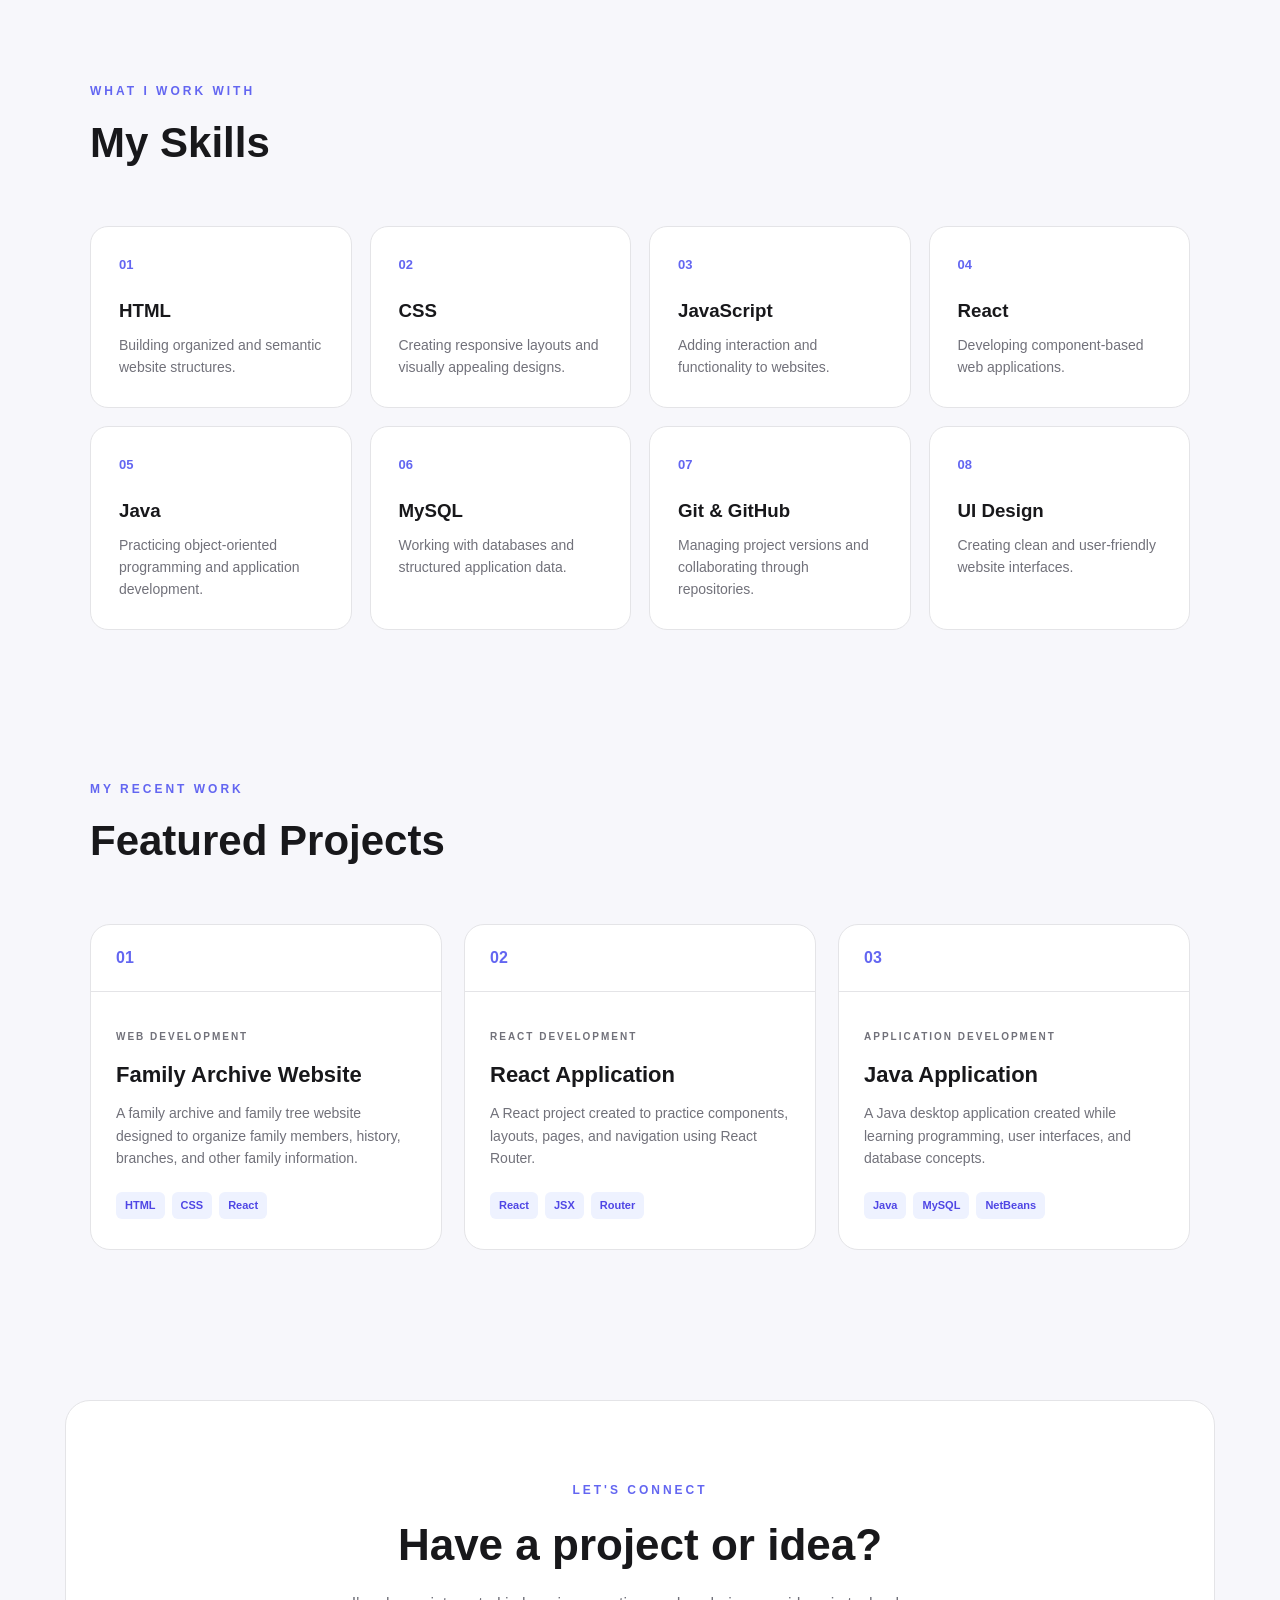
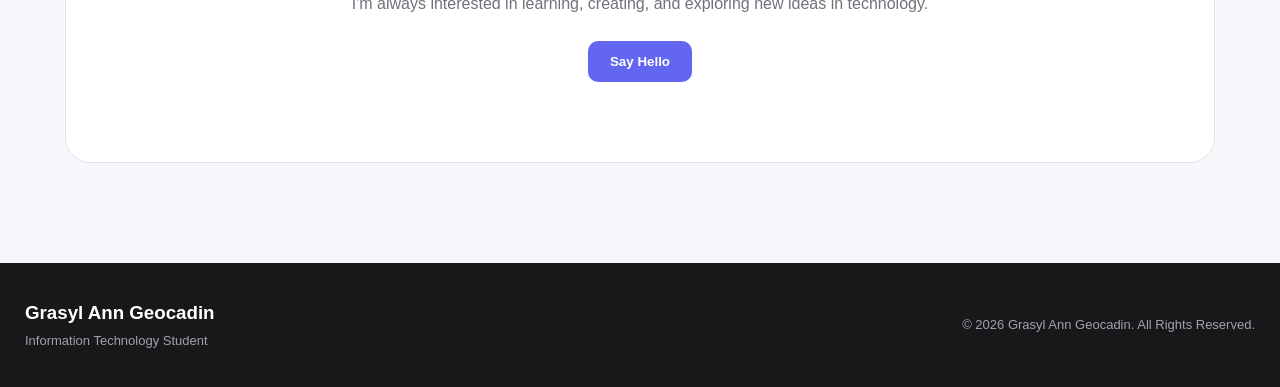
<file: A/CS 2A/GEOCADIN_GRASYL_ANN/GEOCADIN-EXERCISE_1/index.html>
<!DOCTYPE html>
<html lang="en">
<head>
    <meta charset="UTF-8">
    <meta name="viewport" content="width=device-width, initial-scale=1.0">
    <title>Grasyl Ann Geocadin | Portfolio</title>
    <link rel="stylesheet" href="style.css">
</head>
<body>

    <header>
        <nav class="navbar">
            <a href="#home" class="logo">GAG<span>.</span></a>

            <div class="nav-links">
                <a href="#home">Home</a>
                <a href="#about">About</a>
                <a href="#skills">Skills</a>
                <a href="#projects">Projects</a>
                <a href="#contact">Contact</a>
            </div>

            <button id="themeToggle" class="theme-btn">🌙</button>
        </nav>
    </header>

    <main>

        <section id="home" class="hero">
            <div class="hero-content">
                <p class="eyebrow">WELCOME TO MY PORTFOLIO</p>

                <h1>
                    Hi, I'm <span>GrasylAnn</span>
                </h1>

                <h2>Information Technology Student</h2>

                <p class="hero-text">
                    I am an IT student who enjoys learning about web development,
                    programming, and creating digital projects that turn ideas
                    into functional experiences.
                </p>

                <div class="hero-buttons">
                    <a href="#projects" class="button">View My Projects</a>
                    <a href="#contact" class="button secondary">Contact Me</a>
                </div>
            </div>

            <div class="hero-card">
                <div class="avatar">GA</div>
                <h3>Grasyl Ann Geocadin</h3>
                <p>IT Student • Web Developer in Progress</p>

                <div class="mini-stats">
                    <div>
                        <strong>03+</strong>
                        <span>Projects</span>
                    </div>

                    <div>
                        <strong>08+</strong>
                        <span>Skills</span>
                    </div>

                    <div>
                        <strong>∞</strong>
                        <span>Learning</span>
                    </div>
                </div>
            </div>
        </section>


        <section id="about" class="section">
            <div class="section-heading">
                <p>GET TO KNOW ME</p>
                <h2>About Me</h2>
            </div>

            <div class="about-grid">
                <div class="about-text">
                    <p>
                        I am an Information Technology student interested in
                        technology, programming, and web development. I enjoy
                        exploring different technologies and applying what I
                        learn through academic and personal projects.
                    </p>

                    <p>
                        My goal is to continue developing my technical skills,
                        gain experience through projects, and create useful
                        and meaningful digital solutions.
                    </p>
                </div>

                <div class="info-card">
                    <div class="info-item">
                        <span>Education</span>
                        <strong>Information Technology</strong>
                    </div>

                    <div class="info-item">
                        <span>Focus</span>
                        <strong>Web Development</strong>
                    </div>

                    <div class="info-item">
                        <span>Currently Learning</span>
                        <strong>React & Git</strong>
                    </div>

                    <div class="info-item">
                        <span>Interests</span>
                        <strong>Design & Programming</strong>
                    </div>
                </div>
            </div>
        </section>


        <section id="skills" class="section">
            <div class="section-heading">
                <p>WHAT I WORK WITH</p>
                <h2>My Skills</h2>
            </div>

            <div class="skills-grid">

                <div class="skill-card">
                    <div class="skill-icon">01</div>
                    <h3>HTML</h3>
                    <p>Building organized and semantic website structures.</p>
                </div>

                <div class="skill-card">
                    <div class="skill-icon">02</div>
                    <h3>CSS</h3>
                    <p>Creating responsive layouts and visually appealing designs.</p>
                </div>

                <div class="skill-card">
                    <div class="skill-icon">03</div>
                    <h3>JavaScript</h3>
                    <p>Adding interaction and functionality to websites.</p>
                </div>

                <div class="skill-card">
                    <div class="skill-icon">04</div>
                    <h3>React</h3>
                    <p>Developing component-based web applications.</p>
                </div>

                <div class="skill-card">
                    <div class="skill-icon">05</div>
                    <h3>Java</h3>
                    <p>Practicing object-oriented programming and application development.</p>
                </div>

                <div class="skill-card">
                    <div class="skill-icon">06</div>
                    <h3>MySQL</h3>
                    <p>Working with databases and structured application data.</p>
                </div>

                <div class="skill-card">
                    <div class="skill-icon">07</div>
                    <h3>Git & GitHub</h3>
                    <p>Managing project versions and collaborating through repositories.</p>
                </div>

                <div class="skill-card">
                    <div class="skill-icon">08</div>
                    <h3>UI Design</h3>
                    <p>Creating clean and user-friendly website interfaces.</p>
                </div>

            </div>
        </section>


        <section id="projects" class="section projects-section">
            <div class="section-heading">
                <p>MY RECENT WORK</p>
                <h2>Featured Projects</h2>
            </div>

            <div class="projects-grid">

                <article class="project-card">
                    <div class="project-number">01</div>
                    <div class="project-content">
                        <span class="project-type">WEB DEVELOPMENT</span>
                        <h3>Family Archive Website</h3>
                        <p>
                            A family archive and family tree website designed
                            to organize family members, history, branches,
                            and other family information.
                        </p>

                        <div class="tags">
                            <span>HTML</span>
                            <span>CSS</span>
                            <span>React</span>
                        </div>
                    </div>
                </article>

                <article class="project-card">
                    <div class="project-number">02</div>
                    <div class="project-content">
                        <span class="project-type">REACT DEVELOPMENT</span>
                        <h3>React Application</h3>
                        <p>
                            A React project created to practice components,
                            layouts, pages, and navigation using React Router.
                        </p>

                        <div class="tags">
                            <span>React</span>
                            <span>JSX</span>
                            <span>Router</span>
                        </div>
                    </div>
                </article>

                <article class="project-card">
                    <div class="project-number">03</div>
                    <div class="project-content">
                        <span class="project-type">APPLICATION DEVELOPMENT</span>
                        <h3>Java Application</h3>
                        <p>
                            A Java desktop application created while learning
                            programming, user interfaces, and database concepts.
                        </p>

                        <div class="tags">
                            <span>Java</span>
                            <span>MySQL</span>
                            <span>NetBeans</span>
                        </div>
                    </div>
                </article>

            </div>
        </section>


        <section id="contact" class="contact-section">
            <div class="contact-content">
                <p class="eyebrow">LET'S CONNECT</p>
                <h2>Have a project or idea?</h2>

                <p>
                    I'm always interested in learning, creating, and
                    exploring new ideas in technology.
                </p>

                <button id="contactButton" class="button">
                    Say Hello
                </button>
            </div>
        </section>

    </main>


    <footer>
        <div>
            <h3>Grasyl Ann Geocadin</h3>
            <p>Information Technology Student</p>
        </div>

        <p class="copyright">
            © <span id="year"></span> Grasyl Ann Geocadin. All Rights Reserved.
        </p>
    </footer>

    <script src="script.js"></script>
</body>
</html>
</file>
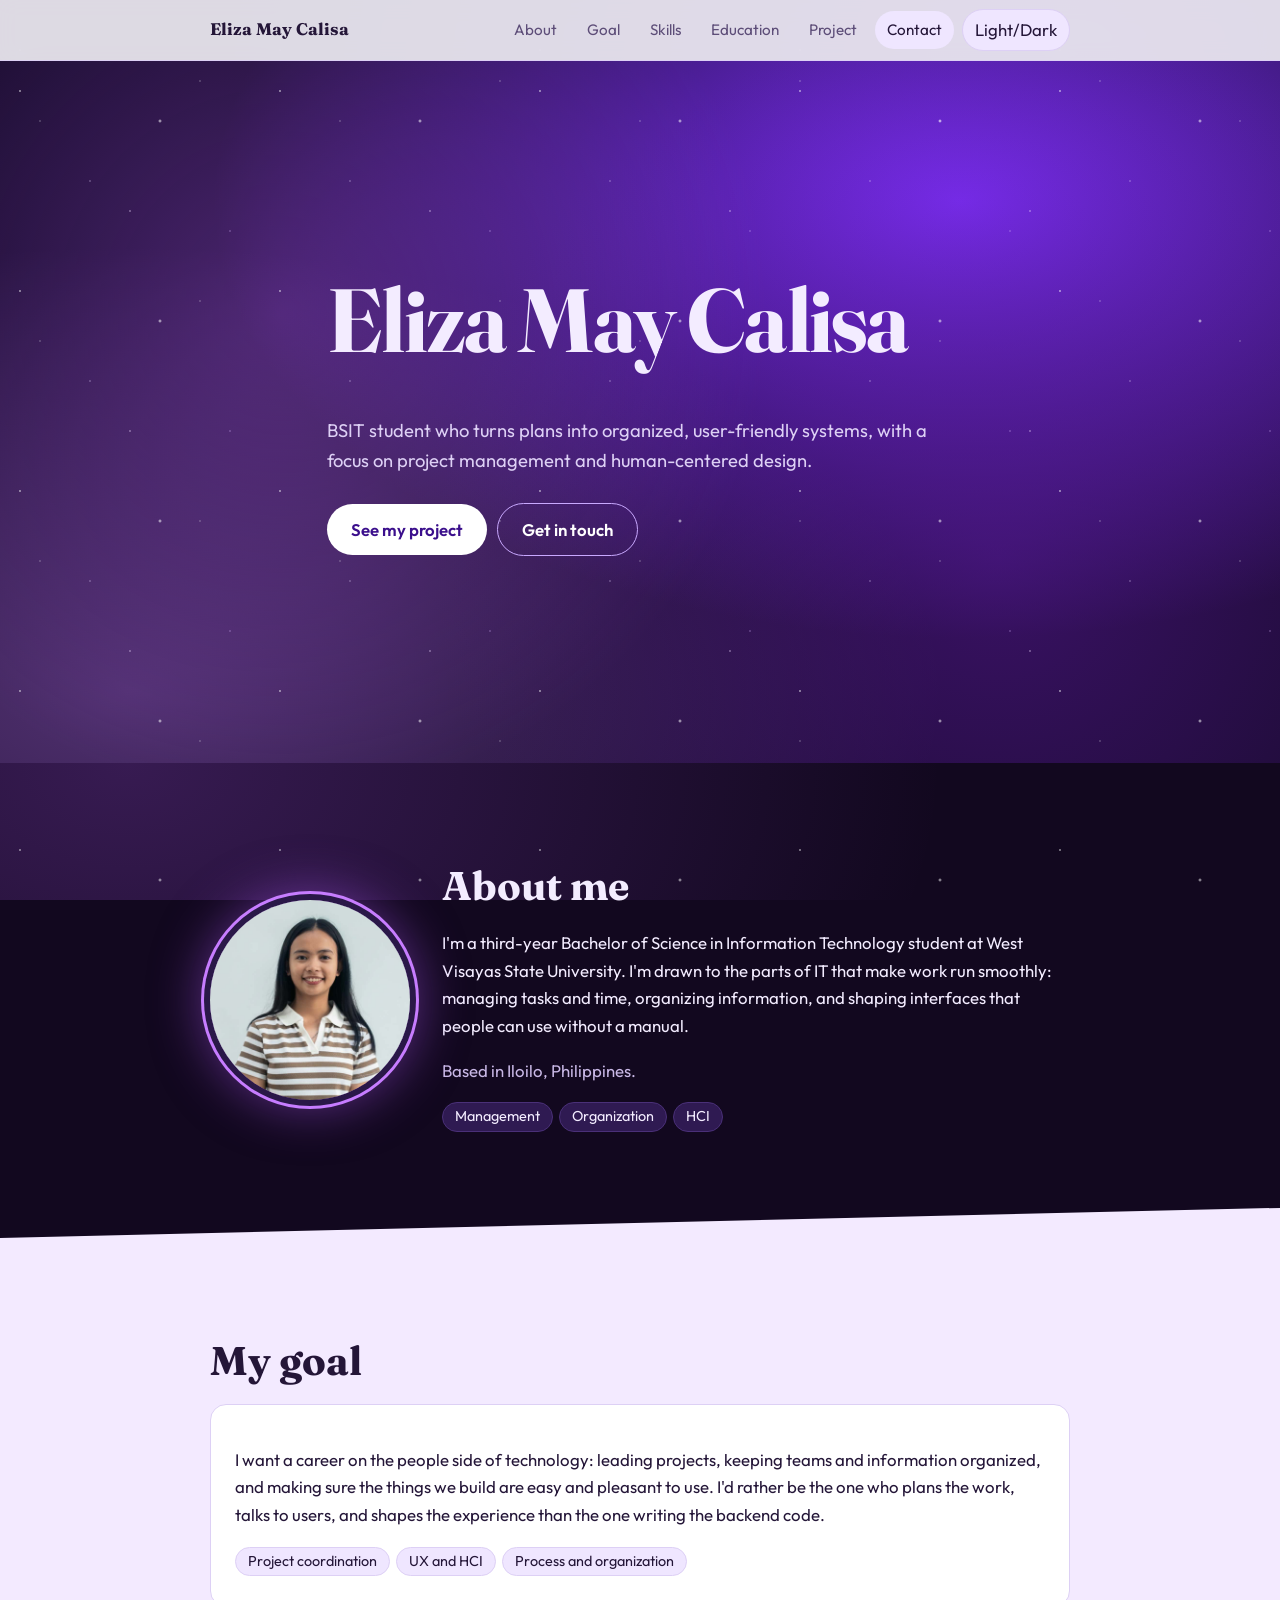
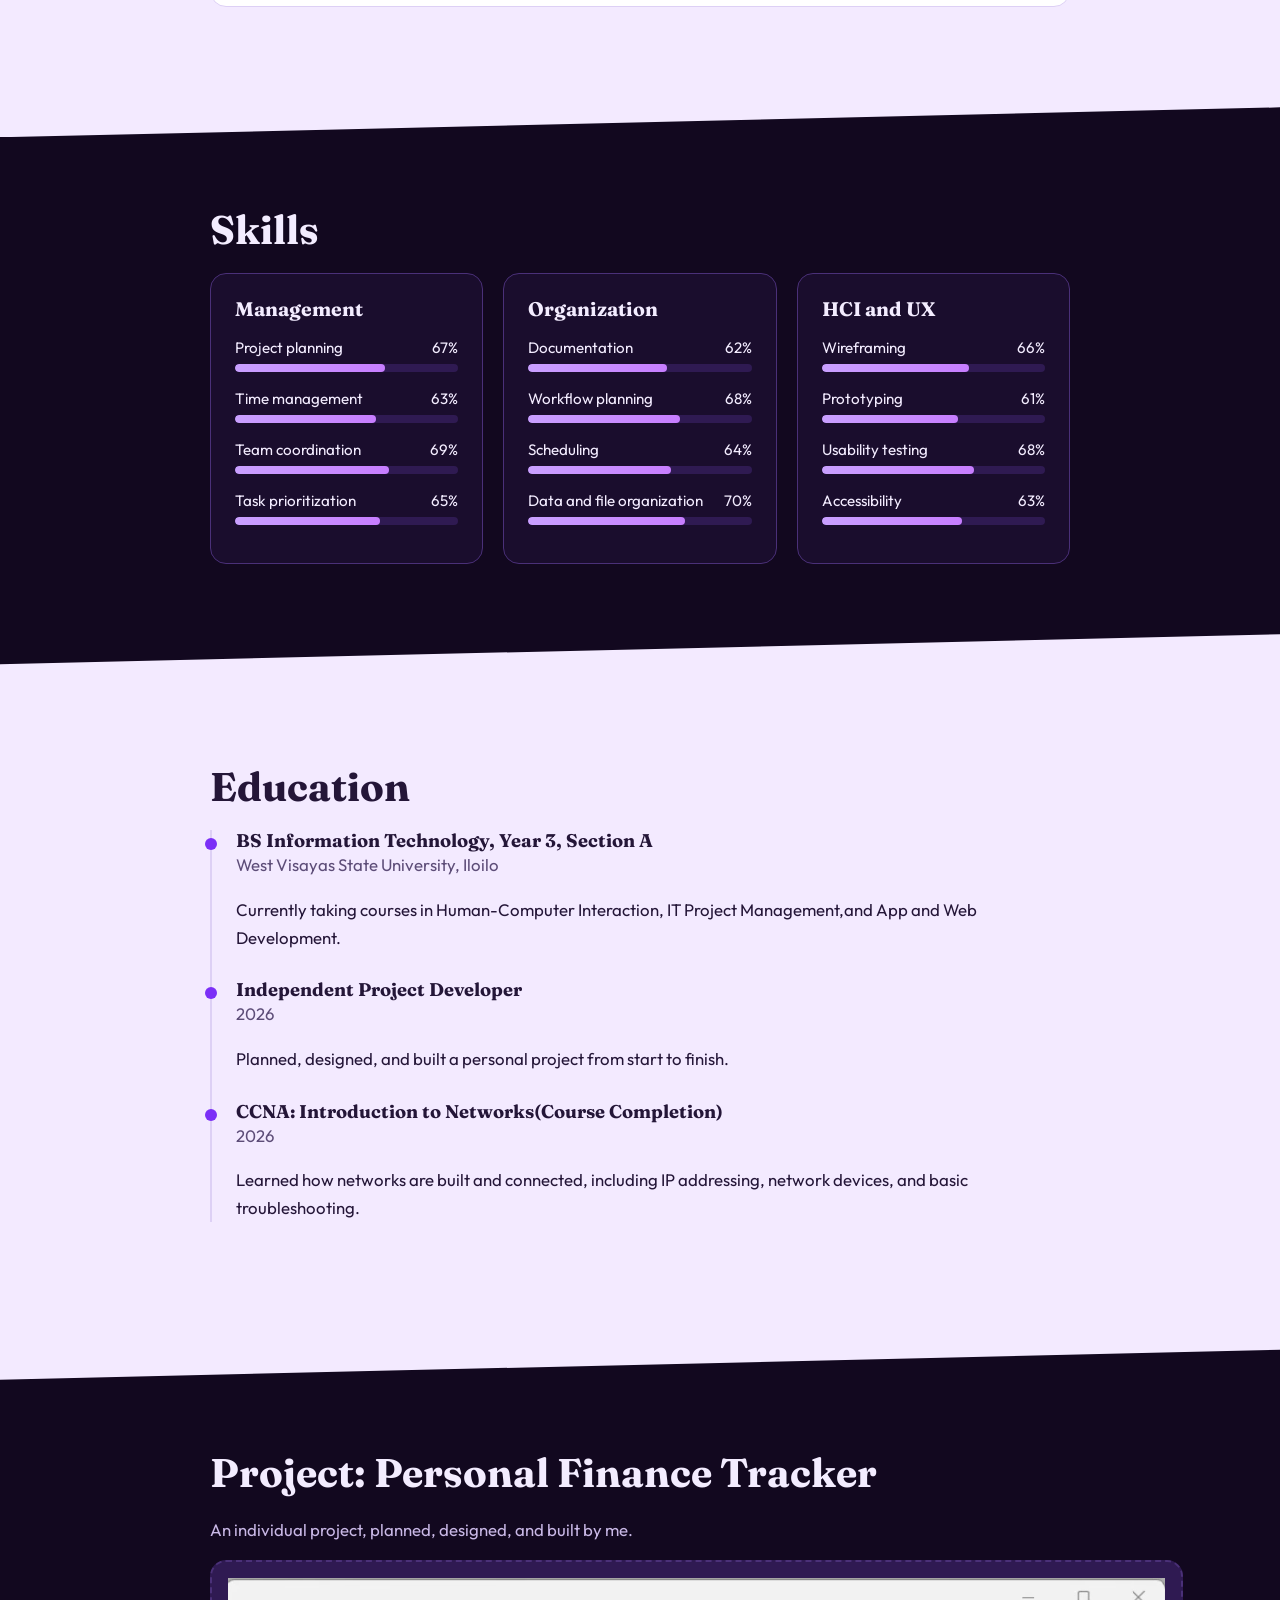
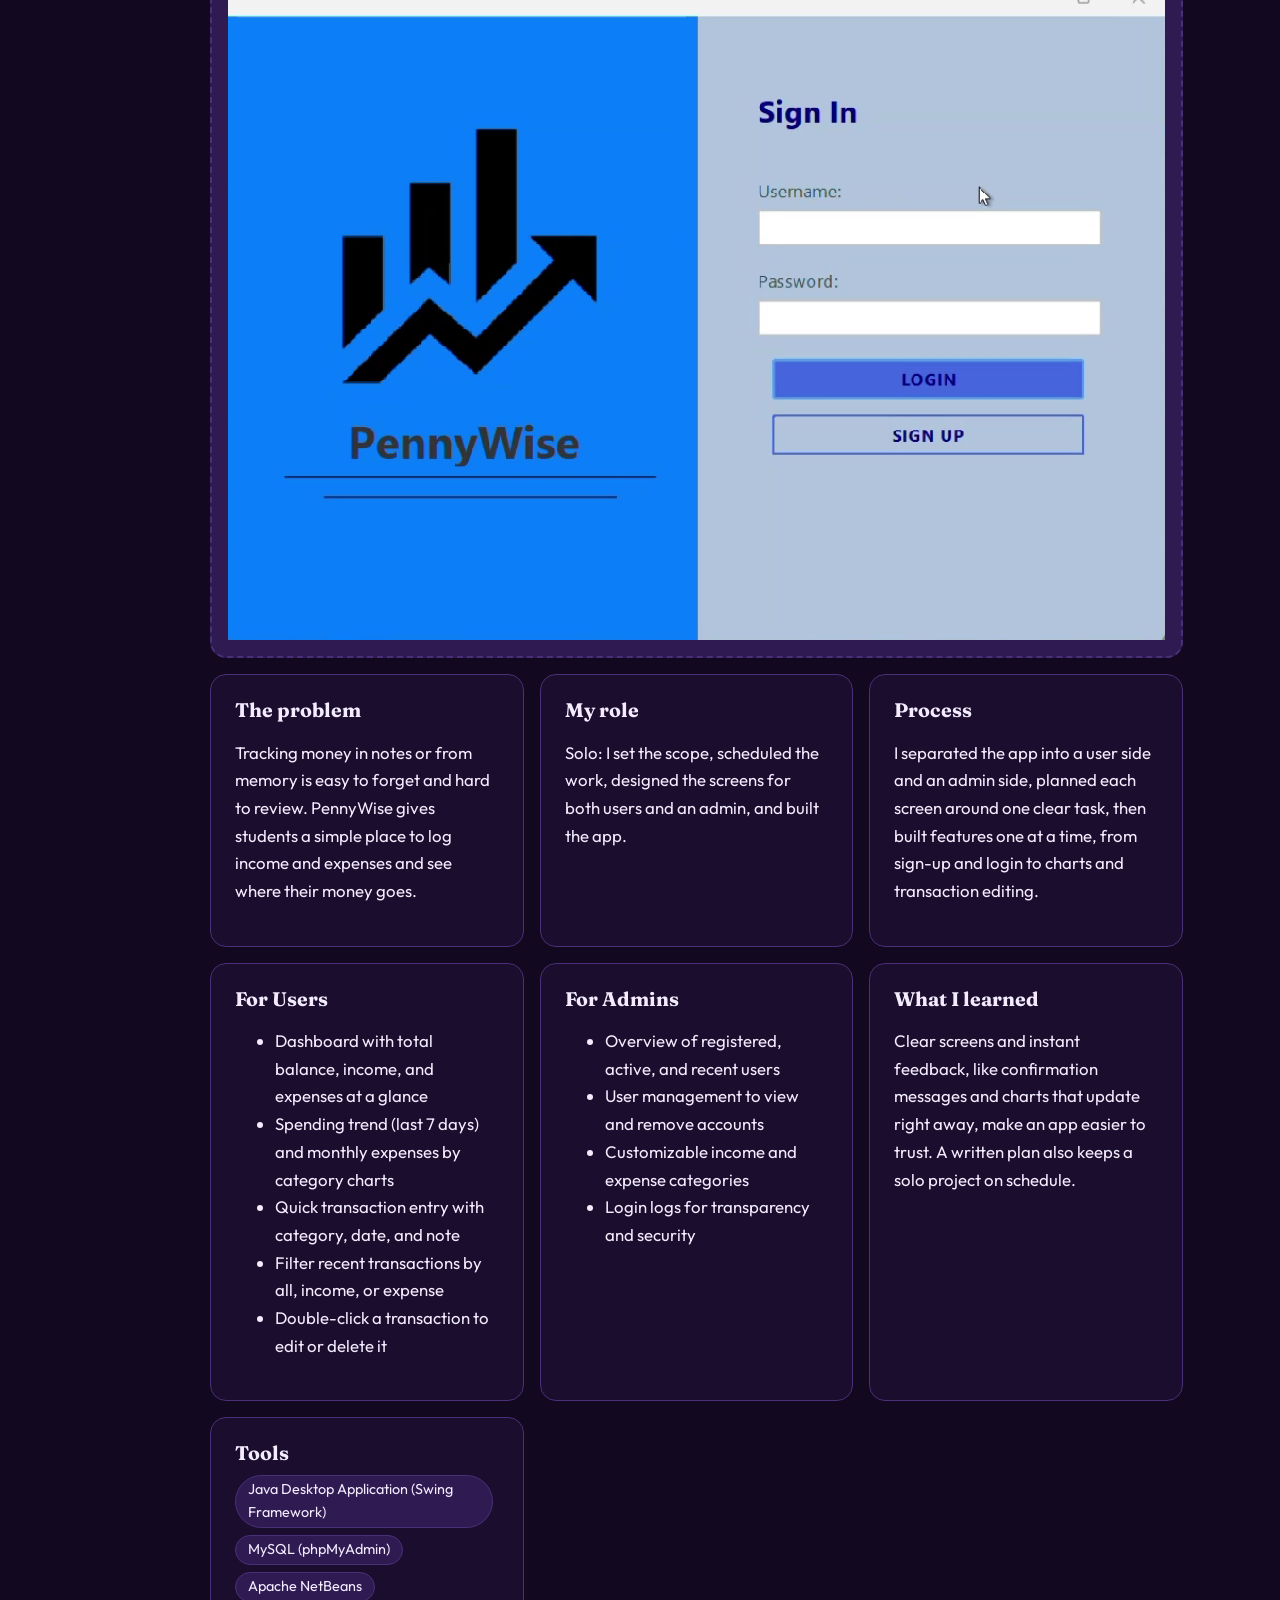
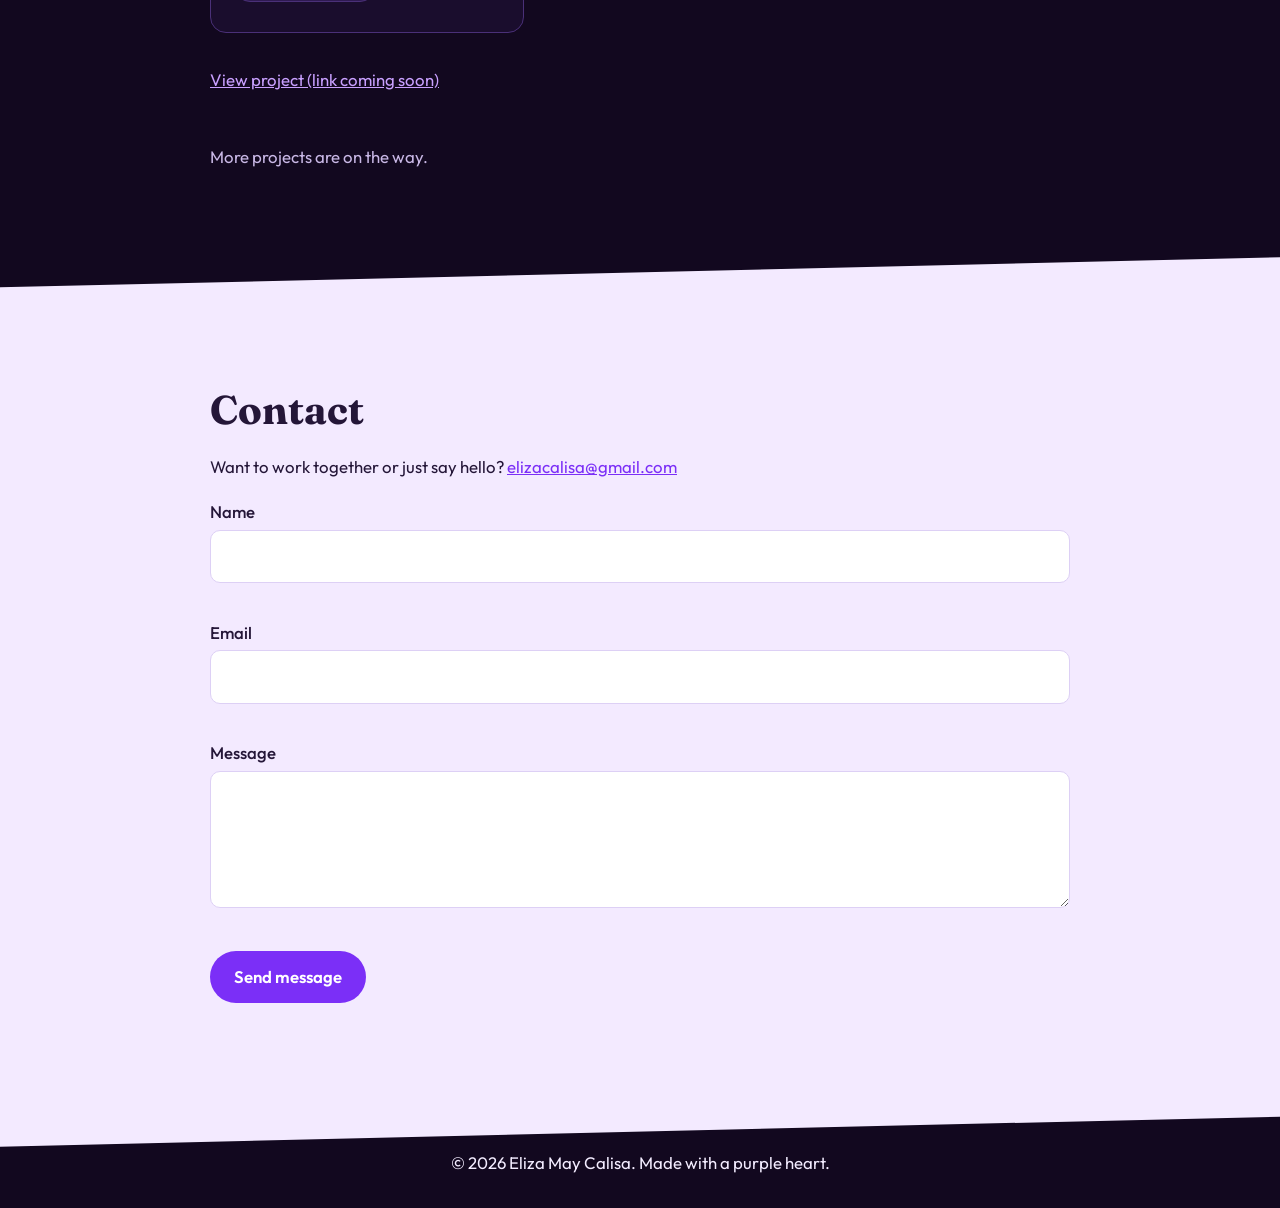
<file: A/ELIZA_MAY_CALISA/CALISA-ACTIVITY_UNIT_4/portfolio/index.html>
<!doctype html>
<html lang="en">
  <head>
    <meta charset="utf-8" />
    <meta
      name="viewport"
      content="width=device-width, initial-scale=1, viewport-fit=cover"
    />
    <title>Eliza May Calisa | Portfolio</title>
    <link
      href="https://fonts.googleapis.com/css2?family=Fraunces:opsz,wght@9..144,500;9..144,700&family=Outfit:wght@400;500;600&display=swap"
      rel="stylesheet"
    />
    <style>
      :root {
        --bg: #faf7ff;
        --surface: #fff;
        --ink: #241638;
        --muted: #5d4d78;
        --accent: #7b2ff7;
        --accent2: #c77dff;
        --soft: #efe6ff;
        --line: #ddd0f5;
        --onaccent: #fff;
        --band: #f3eaff;
        --head: "Fraunces", Georgia, serif;
        --body: "Outfit", system-ui, sans-serif;
        box-sizing: border-box;
        padding-top: env(safe-area-inset-top, 0px);
        padding-bottom: env(safe-area-inset-bottom, 0px);
      }
      @media (prefers-color-scheme: dark) {
        :root:not([data-theme="light"]) {
          --bg: #12081f;
          --surface: #1d1031;
          --ink: #f3ecff;
          --muted: #bba8da;
          --accent: #a35cff;
          --accent2: #d9b3ff;
          --soft: #2a1848;
          --line: #3a2561;
          --band: #231340;
        }
      }
      :root[data-theme="dark"] {
        --bg: #12081f;
        --surface: #1d1031;
        --ink: #f3ecff;
        --muted: #bba8da;
        --accent: #a35cff;
        --accent2: #d9b3ff;
        --soft: #2a1848;
        --line: #3a2561;
        --band: #231340;
      }
      html {
        scroll-behavior: smooth;
        scroll-padding-top: calc(72px + env(safe-area-inset-top, 0px));
      }
      * {
        box-sizing: border-box;
      }
      body {
        margin: 0;
        background: var(--bg);
        color: var(--ink);
        font: 400 1.05rem/1.65 var(--body);
      }
      h1,
      h2,
      h3 {
        font-family: var(--head);
        line-height: 1.15;
        margin: 0 0 0.5em;
      }
      h2 {
        font-size: clamp(1.8rem, 4vw, 2.5rem);
      }
      a {
        color: var(--accent);
      }
      :focus-visible {
        outline: 3px solid var(--accent2);
        outline-offset: 3px;
        border-radius: 4px;
      }
      .wrap {
        max-width: 900px;
        margin: 0 auto;
        padding: 0 20px;
      }
      section {
        padding: 72px 0;
      }
      /* nav */
      nav {
        position: sticky;
        top: env(safe-area-inset-top, 0px);
        z-index: 10;
        background: color-mix(in srgb, var(--bg) 88%, transparent);
        backdrop-filter: blur(10px);
        border-bottom: 1px solid var(--line);
      }
      nav .wrap {
        display: flex;
        align-items: center;
        justify-content: space-between;
        height: 60px;
      }
      .logo {
        font-family: var(--head);
        font-weight: 700;
        text-decoration: none;
        color: var(--ink);
      }
      .links {
        display: flex;
        gap: 6px;
        align-items: center;
      }
      .links a {
        color: var(--muted);
        text-decoration: none;
        padding: 6px 12px;
        border-radius: 99px;
        font-size: 0.95rem;
      }
      .links a:hover,
      .links a.active {
        background: var(--soft);
        color: var(--ink);
      }
      button {
        font: inherit;
        cursor: pointer;
      }
      .icon-btn {
        background: var(--soft);
        color: var(--ink);
        border: 1px solid var(--line);
        border-radius: 99px;
        padding: 6px 12px;
      }
      #menu {
        display: none;
      }
      .burger {
        width: 44px;
        height: 40px;
        padding: 0;
        flex-direction: column;
        align-items: center;
        justify-content: center;
        gap: 5px;
      }
      .burger span {
        display: block;
        width: 20px;
        height: 2px;
        background: var(--ink);
        border-radius: 2px;
        transition:
          transform 0.3s,
          opacity 0.3s;
      }
      .burger[aria-expanded="true"] span:nth-child(1) {
        transform: translateY(7px) rotate(45deg);
      }
      .burger[aria-expanded="true"] span:nth-child(2) {
        opacity: 0;
      }
      .burger[aria-expanded="true"] span:nth-child(3) {
        transform: translateY(-7px) rotate(-45deg);
      }

      .about img.photo{
        object-fit:cover
    }

      @media (max-width: 720px) {
        #menu {
          display: flex;
        }
        .links {
          display: none;
          position: absolute;
          top: 60px;
          left: 0;
          right: 0;
          flex-direction: column;
          align-items: stretch;
          background: var(--bg);
          padding: 12px 20px;
          border-bottom: 1px solid var(--line);
        }
        .links.open {
          display: flex;
        }
      }
      /* hero */
      .hero {
        position: relative;
        overflow: hidden;
        min-height: 78vh;
        display: flex;
        align-items: center;
        color: #f3ecff;
        background:
          radial-gradient(ellipse at 75% 20%, #7b2ff7 0%, transparent 55%),
          radial-gradient(ellipse at 10% 90%, #c77dff55 0%, transparent 50%),
          #150a28;
      }
      .hero::before {
        content: "";
        position: absolute;
        inset: -20%;
        background:
          radial-gradient(circle at 30% 40%, #9d4edd66 0, transparent 35%),
          radial-gradient(circle at 70% 65%, #5a189a88 0, transparent 40%);
        animation: drift 40s ease-in-out infinite alternate;
      }
      @keyframes drift {
        from {
          transform: translate(-4%, -3%) scale(1);
        }
        to {
          transform: translate(4%, 3%) scale(1.12);
        }
      }
      @keyframes pan {
        to {
          background-position: 520px 400px;
        }
      }
      @keyframes panback {
        to {
          background-position: -390px -300px;
        }
      }
      .stars.two {
        background-image:
          radial-gradient(1px 1px at 40px 60px, #fff, transparent),
          radial-gradient(1.5px 1.5px at 130px 150px, #f0d9ff, transparent),
          radial-gradient(1px 1px at 200px 20px, #fff, transparent);
        background-size: 300px 220px;
        opacity: 0.6;
        animation: panback 160s linear infinite;
      }
      .stars {
        position: absolute;
        inset: 0;
        background-image:
          radial-gradient(1.5px 1.5px at 20px 30px, #fff, transparent),
          radial-gradient(1px 1px at 90px 120px, #e9d5ff, transparent),
          radial-gradient(2px 2px at 160px 60px, #fff, transparent),
          radial-gradient(1px 1px at 230px 170px, #d9b3ff, transparent);
        background-size: 260px 200px;
        opacity: 0.8;
        animation:
          twinkle 5s ease-in-out infinite alternate,
          pan 120s linear infinite;
      }
      @keyframes twinkle {
        from {
          opacity: 0.35;
        }
        to {
          opacity: 0.9;
        }
      }
      @media (prefers-reduced-motion: reduce) {
        .stars,
        .stars.two,
        .hero::before {
          animation: none;
        }
        html {
          scroll-behavior: auto;
        }
      }
      .hero .wrap {
        position: relative;
      }
      .hero h1 {
        font-size: clamp(2.8rem, 9vw, 5.6rem);
        font-weight: 700;
        letter-spacing: -0.02em;
        max-width: 11ch;
      }
      .hero p {
        max-width: 34em;
        color: #ddd0f5;
        font-size: 1.15rem;
      }
      .btn {
        display: inline-block;
        background: #fff;
        color: #3b0f8c;
        font-weight: 600;
        padding: 12px 24px;
        border-radius: 99px;
        text-decoration: none;
        margin: 8px 10px 0 0;
      }
      .btn.ghost {
        background: transparent;
        color: #fff;
        border: 1.5px solid #c9a9ff;
      }
      /* about */
      .about {
        display: grid;
        grid-template-columns: 200px 1fr;
        gap: 32px;
        align-items: center;
      }
      .photo {
        width: 200px;
        aspect-ratio: 1;
        border-radius: 50%;
        background: linear-gradient(135deg, var(--accent), var(--accent2));
        display: grid;
        place-items: center;
        color: #fff;
        font: 700 3.2rem var(--head);
      }
      @media (max-width: 640px) {
        .about {
          grid-template-columns: 1fr;
          justify-items: start;
        }
      }
      .muted {
        color: var(--muted);
      }
      /* skills */
      .skillgrid {
        display: grid;
        grid-template-columns: repeat(auto-fit, minmax(250px, 1fr));
        gap: 20px;
      }
      .card {
        background: var(--surface);
        border: 1px solid var(--line);
        border-radius: 16px;
        padding: 24px;
      }
      .skill {
        margin: 14px 0;
      }
      .skill div.row {
        display: flex;
        justify-content: space-between;
        font-size: 0.95rem;
      }
      .bar {
        height: 8px;
        background: var(--soft);
        border-radius: 99px;
        overflow: hidden;
        margin-top: 4px;
      }
      .bar i {
        display: block;
        height: 100%;
        width: 0;
        background: linear-gradient(90deg, var(--accent), var(--accent2));
        border-radius: 99px;
        transition: width 1.1s ease;
      }
      /* timeline */
      .tl {
        border-left: 2px solid var(--line);
        padding-left: 24px;
        margin: 0;
      }
      .tl li {
        list-style: none;
        position: relative;
        margin-bottom: 28px;
      }
      .tl li::before {
        content: "";
        position: absolute;
        left: -31px;
        top: 8px;
        width: 12px;
        height: 12px;
        border-radius: 50%;
        background: var(--accent);
      }
      .tl h3 {
        font-size: 1.15rem;
        margin: 0;
      }
      /* project */
      .case {
        display: grid;
        gap: 16px;
      }
      .shot {
        border: 2px dashed var(--line);
        border-radius: 16px;
        min-height: 200px;
        display: grid;
        place-items: center;
        color: var(--muted);
        background: var(--soft);
        text-align: center;
        padding: 16px;
      }
      .case-grid {
        display: grid;
        grid-template-columns: repeat(auto-fit, minmax(260px, 1fr));
        gap: 16px;
      }
      .tags span {
        display: inline-block;
        background: var(--soft);
        border: 1px solid var(--line);
        border-radius: 99px;
        padding: 2px 12px;
        margin: 0 6px 6px 0;
        font-size: 0.9rem;
      }
      /* contact */
      form {
        display: grid;
        gap: 14px;
      }
      label {
        font-weight: 500;
        display: grid;
        gap: 4px;
      }
      input,
      textarea {
        font: inherit;
        padding: 12px;
        border-radius: 10px;
        border: 1.5px solid var(--line);
        background: var(--surface);
        color: var(--ink);
      }
      .err {
        color: #c0264b;
        font-size: 0.9rem;
        min-height: 1.2em;
      }
      :root[data-theme="dark"] .err {
        color: #ff8fab;
      }
      #status {
        font-weight: 600;
        color: var(--accent);
      }
      .btn.solid {
        background: var(--accent);
        color: var(--onaccent);
        border: 0;
        justify-self: start;
      }
      footer {
        text-align: center;
        padding: 32px 20px;
        color: var(--muted);
        border-top: 1px solid var(--line);
      }
      .fade {
        opacity: 0;
        transform: translateY(14px);
        transition:
          opacity 0.7s,
          transform 0.7s;
      }
      .fade.in {
        opacity: 1;
        transform: none;
      }
      @media (prefers-reduced-motion: reduce) {
        .fade {
          opacity: 1;
          transform: none;
          transition: none;
        }
        .bar i {
          transition: none;
        }
      }

      body {
        background: #12081f;
      }
      section {
        padding: 100px 0;
      }
      /* fixed galaxy behind every section */
      .galaxy {
        position: fixed;
        inset: 0;
        z-index: -1;
        overflow: hidden;
        background:
          radial-gradient(ellipse at 80% 10%, #6a22d055, transparent 55%),
          radial-gradient(ellipse at 10% 85%, #9d4edd44, transparent 50%),
          #12081f;
      }
      .galaxy i {
        position: absolute;
        inset: -20% 0;
        will-change: transform;
        transform: translate3d(0, calc(var(--sy, 0) * var(--r) * 1px), 0);
      }
      .galaxy .g1 {
        --r: -0.08;
        background-image:
          radial-gradient(1.5px 1.5px at 20px 30px, #fff, transparent),
          radial-gradient(1px 1px at 90px 120px, #e9d5ff, transparent),
          radial-gradient(2px 2px at 160px 60px, #fff, transparent);
        background-size: 260px 200px;
        opacity: 0.75;
        animation: pan 160s linear infinite;
      }
      .galaxy .g2 {
        --r: -0.2;
        background-image:
          radial-gradient(1px 1px at 40px 60px, #fff, transparent),
          radial-gradient(2px 2px at 150px 150px, #f0d9ff, transparent);
        background-size: 340px 260px;
        opacity: 0.6;
        animation: panback 220s linear infinite;
      }
      /* section bands */
      .band-dark {
        --ink: #f3ecff;
        --muted: #c9b8e6;
        --surface: #1d1031cc;
        --soft: #2f1a52;
        --line: #4a3078;
        --accent: #c9a0ff;
        color: var(--ink);
        position: relative;
      }
      .band-light {
        background: var(--band);
        margin: -30px 0;
        padding: 130px 0;
        position: relative;
        z-index: 1;
        clip-path: polygon(0 30px, 100% 0, 100% calc(100% - 30px), 0 100%);
      }
      footer.band-dark {
        border-top: 0;
      }
      /* progress bar */
      #prog {
        position: absolute;
        left: 0;
        bottom: -1px;
        height: 3px;
        width: 100%;
        background: linear-gradient(90deg, #7b2ff7, #d9b3ff);
        transform: scaleX(0);
        transform-origin: 0 50%;
      }
      /* about showpiece */
      .about .photo {
        position: relative;
        background: linear-gradient(135deg, #7b2ff7, #c77dff);
        box-shadow:
          0 0 0 6px #2a1848,
          0 0 0 9px #c77dff,
          0 0 50px 8px #9d4edd88;
        opacity: 0;
        transform: translateX(-50px);
        transition:
          opacity 0.9s,
          transform 0.9s;
      }
      .about .txt {
        opacity: 0;
        transform: translateX(50px);
        transition:
          opacity 0.9s 0.15s,
          transform 0.9s 0.15s;
      }
      .in .about .photo,
      .in .about .txt {
        opacity: 1;
        transform: none;
      }
      @media (prefers-reduced-motion: reduce) {
        .about .photo,
        .about .txt {
          opacity: 1;
          transform: none;
          transition: none;
        }
        .galaxy i {
          animation: none;
        }
      }
    </style>
  </head>
  <body>
    <div class="galaxy" aria-hidden="true">
      <i class="g1"></i><i class="g2"></i>
    </div>
    <nav aria-label="Main">
      <div class="wrap">
        <a class="logo" href="#top">Eliza May Calisa</a>
        <div style="display: flex; gap: 8px; align-items: center">
          <div class="links" id="links">
            <a href="#about">About</a><a href="#goal">Goal</a
            ><a href="#skills">Skills</a><a href="#education">Education</a
            ><a href="#project">Project</a><a href="#contact">Contact</a>
          </div>
          <button
            class="icon-btn"
            id="theme"
            aria-label="Switch light or dark mode"
          >
            Light/Dark
          </button>
          <button
            class="icon-btn burger"
            id="menu"
            aria-label="Open menu"
            aria-expanded="false"
            aria-controls="links"
          >
            <span></span><span></span><span></span>
          </button>
        </div>
      </div>
      <div id="prog" aria-hidden="true"></div>
    </nav>

    <header class="hero" id="top">
      <div class="stars" aria-hidden="true"></div>
      <div class="stars two" aria-hidden="true"></div>
      <div class="wrap">
        <h1>Eliza May Calisa</h1>
        <p>
          BSIT student who turns plans into organized, user-friendly systems, with a focus on project management and human-centered design.
        </p>
        <a class="btn" href="#project">See my project</a
        ><a class="btn ghost" href="#contact">Get in touch</a>
      </div>
    </header>

    <main>
      <section id="about" class="band-dark">
        <div class="wrap fade">
          <div class="about">
            <img
              class="photo"
              src="portfolio.jpg"
              alt="Photo of Eliza May Calisa"
            />
            <div class="txt">
              <h2>About me</h2>
              <p>
                I'm a third-year Bachelor of Science in Information Technology
                student at West Visayas State University. I'm drawn to the parts
                of IT that make work run smoothly: managing tasks and time,
                organizing information, and shaping interfaces that people can
                use without a manual.
              </p>
              <p class="muted">Based in Iloilo, Philippines.</p>
              <div class="tags">
                <span>Management</span><span>Organization</span><span>HCI</span>
              </div>
            </div>
          </div>
        </div>
      </section>

      <section id="goal" class="band-light">
        <div class="wrap fade">
          <h2>My goal</h2>
          <div class="card">
            <p>
              I want a career on the people side of technology: leading
              projects, keeping teams and information organized, and making sure
              the things we build are easy and pleasant to use. I'd rather be
              the one who plans the work, talks to users, and shapes the
              experience than the one writing the backend code.
            </p>
            <div class="tags">
              <span>Project coordination</span><span>UX and HCI</span
              ><span>Process and organization</span>
            </div>
          </div>
        </div>
      </section>

      <section id="skills" class="band-dark">
        <div class="wrap fade">
          <h2>Skills</h2>
          <div class="skillgrid" id="skillgrid"></div>
        </div>
      </section>

      <section id="education" class="band-light">
        <div class="wrap fade">
          <h2>Education</h2>
          <ul class="tl">
            <li>
              <h3>BS Information Technology, Year 3, Section A</h3>
              <div class="muted">West Visayas State University, Iloilo</div>
              <p>
                Currently taking courses in Human-Computer Interaction, IT Project Management,and App and Web Development.
              </p>
            </li>
            <li>
              <h3>Independent Project Developer</h3>
              <div class="muted">2026</div>
              <p>
                Planned, designed, and built a personal project from start to finish.
              </p>
            </li>
            <li>
              <h3>CCNA: Introduction to Networks(Course Completion)</h3>
              <div class="muted">2026</div>
              <p>
                Learned how networks are built and connected, including IP addressing, network devices, and basic troubleshooting.
              </p>
            </li>
          </ul>
        </div>
      </section>

      <section id="project" class="band-dark">
        <div class="wrap fade">
          <h2>Project: Personal Finance Tracker</h2>
          <p class="muted">
            An individual project, planned, designed, and built by me.
          </p>
          <div class="case">
            <img
              class="shot"
              src="pennywise-login.png"
              alt="Screenshot of the finance tracker app"
            />
            <div class="case-grid">
              <div class="card">
                <h3>The problem</h3>
                <p>
                  Tracking money in notes or from memory is easy to forget and hard to review. PennyWise gives students a simple place to log income and expenses and see where their money goes.
                </p>
              </div>
              <div class="card">
                <h3>My role</h3>
                <p>
                  Solo: I set the scope, scheduled the work, designed the screens for both users and an admin, and built the app.
                </p>
              </div>
              <div class="card">
                <h3>Process</h3>
                <p>
                  I separated the app into a user side and an admin side, planned each screen around one clear task, then built features one at a time, from sign-up and login to charts and transaction editing.
                </p>
              </div>
              <div class="card">
                <h3>For Users</h3>
                <ul>
                    <li>Dashboard with total balance, income, and expenses at a glance</li>
                    <li>Spending trend (last 7 days) and monthly expenses by category charts</li>
                    <li>Quick transaction entry with category, date, and note</li>
                    <li>Filter recent transactions by all, income, or expense</li>
                    <li>Double-click a transaction to edit or delete it</li>
                </ul>
              </div>
              <div class="card">
                <h3>For Admins</h3>
                <ul>
                    <li>Overview of registered, active, and recent users</li>
                    <li>User management to view and remove accounts</li>
                    <li>Customizable income and expense categories</li>
                    <li>Login logs for transparency and security</li>
                </ul>
              </div>
              <div class="card">
                <h3>What I learned</h3>
                <p>
                  Clear screens and instant feedback, like confirmation messages and charts that update right away, make an app easier to trust. A written plan also keeps a solo project on schedule.
                </p>
              </div>
              <div class="card">
                <h3>Tools</h3>
                <div class="tags">
                  <span>Java Desktop Application (Swing Framework)</span><span>MySQL (phpMyAdmin)</span
                  ><span>Apache NetBeans</span>
                </div>
              </div>
            </div>
            <p>
              <a
                href="#"
                aria-label="View finance tracker project (link coming soon)"
                >View project (link coming soon)</a
              >
            </p>
            <p class="muted">More projects are on the way.</p>
          </div>
        </div>
      </section>

      <section id="contact" class="band-light">
        <div class="wrap fade">
          <h2>Contact</h2>
          <p>
            Want to work together or just say hello?
            <a href="mailto:your@email.com">elizacalisa@gmail.com</a>
          </p>
          <form id="form" novalidate>
            <label
              >Name<input id="n" autocomplete="name" /><span
                class="err"
                id="en"
              ></span
            ></label>
            <label
              >Email<input id="e" type="email" autocomplete="email" /><span
                class="err"
                id="ee"
              ></span
            ></label>
            <label
              >Message<textarea id="m" rows="4"></textarea
              ><span class="err" id="em"></span
            ></label>
            <button class="btn solid" type="submit">Send message</button>
            <div id="status" role="status"></div>
          </form>
        </div>
      </section>
    </main>
    <footer class="band-dark">
      &copy; 2026 Eliza May Calisa. Made with a purple heart.
    </footer>

    <script>
      /* ===== EDIT YOUR SKILLS HERE (level is 0-100) ===== */
      const SKILLS = {
        Management: [
          ["Project planning", 67],
          ["Time management", 63],
          ["Team coordination", 69],
          ["Task prioritization", 65],
        ],
        Organization: [
          ["Documentation", 62],
          ["Workflow planning", 68],
          ["Scheduling", 64],
          ["Data and file organization", 70],
        ],
        "HCI and UX": [
          ["Wireframing", 66],
          ["Prototyping", 61],
          ["Usability testing", 68],
          ["Accessibility", 63],
        ],
      };
      /* ================================================== */
      const grid = document.getElementById("skillgrid");
      for (const [group, list] of Object.entries(SKILLS)) {
        const c = document.createElement("div");
        c.className = "card";
        c.innerHTML =
          "<h3>" +
          group +
          "</h3>" +
          list
            .map(
              ([n, l]) =>
                '<div class="skill"><div class="row"><span>' +
                n +
                "</span><span>" +
                l +
                '%</span></div><div class="bar" role="progressbar" aria-label="' +
                n +
                '" aria-valuenow="' +
                l +
                '" aria-valuemin="0" aria-valuemax="100"><i data-w="' +
                l +
                '"></i></div></div>',
            )
            .join("");
        grid.appendChild(c);
      }
      /* reveal on scroll + animate bars */
      const io = new IntersectionObserver(
        (es) =>
          es.forEach((x) => {
            if (x.isIntersecting) {
              x.target.classList.add("in");
              x.target
                .querySelectorAll("i[data-w]")
                .forEach((b) => (b.style.width = b.dataset.w + "%"));
              io.unobserve(x.target);
            }
          }),
        { threshold: 0.15 },
      );
      document.querySelectorAll(".fade").forEach((el) => io.observe(el));
      /* active nav link */
      const links = [...document.querySelectorAll(".links a")];
      const so = new IntersectionObserver(
        (es) =>
          es.forEach((x) => {
            if (x.isIntersecting) {
              links.forEach((a) =>
                a.classList.toggle(
                  "active",
                  a.getAttribute("href") === "#" + x.target.id,
                ),
              );
            }
          }),
        { rootMargin: "-40% 0px -55% 0px" },
      );
      document.querySelectorAll("main section").forEach((s) => so.observe(s));
      /* theme toggle (in memory only) */
      const root = document.documentElement;
      document.getElementById("theme").onclick = () => {
        const dark = root.dataset.theme
          ? root.dataset.theme === "dark"
          : matchMedia("(prefers-color-scheme:dark)").matches;
        root.dataset.theme = dark ? "light" : "dark";
      };
      /* mobile menu */
      const menu = document.getElementById("menu"),
        nav = document.getElementById("links");
      menu.onclick = () => {
        const o = nav.classList.toggle("open");
        menu.setAttribute("aria-expanded", o);
      };
      nav.onclick = () => {
        nav.classList.remove("open");
        menu.setAttribute("aria-expanded", false);
      };
      /* contact form validation (no real sending) */
      document.getElementById("form").onsubmit = (ev) => {
        ev.preventDefault();
        const v = (id) => document.getElementById(id).value.trim();
        const set = (id, t) => {
          document.getElementById(id).textContent = t;
          return !t;
        };
        const a = set("en", v("n") ? "" : "Enter your name.");
        const b = set(
          "ee",
          /^\S+@\S+\.\S+$/.test(v("e"))
            ? ""
            : "Enter a valid email, like name@example.com.",
        );
        const c = set(
          "em",
          v("m").length >= 10
            ? ""
            : "Write a message of at least 10 characters.",
        );
        document.getElementById("status").textContent =
          a && b && c
            ? "Thanks! Your message is ready (this demo does not send emails yet)."
            : "";
      };

      /* scroll progress + galaxy parallax */
      const prog = document.getElementById("prog"),
        still = matchMedia("(prefers-reduced-motion:reduce)").matches;
      let tick = false;
      function onScroll() {
        const y = scrollY,
          max = document.documentElement.scrollHeight - innerHeight;
        prog.style.transform =
          "scaleX(" + (max > 0 ? Math.min(y / max, 1) : 0) + ")";
        if (!still) root.style.setProperty("--sy", y);
        tick = false;
      }
      addEventListener(
        "scroll",
        () => {
          if (!tick) {
            tick = true;
            requestAnimationFrame(onScroll);
          }
        },
        { passive: true },
      );
      onScroll();
    </script>
  </body>
</html>
</file>
<file: A/DEMAFILES_HANNAH_LEA/index.css>
:root{
  --bg:#ffffff; --tint:#f7f1ea; --ink:#3f3126; --muted:#7d6b5b;
  --brown:#c9a98a; --line:#e9dfd4;
  --display:"Cormorant Garamond",Georgia,"Times New Roman",serif;
  --body:"Jost","Helvetica Neue",Arial,sans-serif;
  box-sizing:border-box;
  padding-top:env(safe-area-inset-top,0px);
  padding-bottom:env(safe-area-inset-bottom,0px);
}
@media (prefers-color-scheme:dark){
  :root:not([data-theme="light"]){--bg:#1d1611;--tint:#271e17;--ink:#f1e8de;--muted:#b9a592;--brown:#c9a98a;--line:#3a2e24}
}
:root[data-theme="dark"]{--bg:#1d1611;--tint:#271e17;--ink:#f1e8de;--muted:#b9a592;--brown:#c9a98a;--line:#3a2e24}
*,*::before,*::after{box-sizing:inherit}
html{scroll-behavior:smooth;scroll-padding-top:calc(72px + env(safe-area-inset-top,0px))}
body{margin:0;background:var(--bg);color:var(--ink);font-family:var(--body);font-size:1rem;line-height:1.75;font-weight:400}
a{color:inherit}
:focus-visible{outline:2px solid var(--brown);outline-offset:4px}
.wrap{width:100%;max-width:1600px;margin:0 auto;padding:0 clamp(24px,4vw,64px)}
h1,h2,h3{font-family:var(--display);font-weight:500;line-height:1.1;margin:0}

/* Navigation */
.nav{position:sticky;top:env(safe-area-inset-top,0px);z-index:10;background:var(--bg);border-bottom:1px solid var(--line)}
.nav .wrap{display:flex;justify-content:space-between;align-items:center;height:68px}
.logo{font-family:var(--display);font-size:1.4rem;text-decoration:none}
.nav ul{display:flex;gap:32px;list-style:none;margin:0;padding:0;font-size:.95rem}
.nav li a{text-decoration:none;color:var(--muted);padding:6px 0;border-bottom:1px solid transparent}
.nav li a:hover{color:var(--ink);border-color:var(--brown)}

/* Home */
.home{padding:96px 0 104px}
.home .wrap{display:grid;grid-template-columns:minmax(260px,.8fr) minmax(0,1.5fr);gap:clamp(48px,7vw,112px);align-items:center}
.photo{margin:0;aspect-ratio:4/5;background:var(--tint);border:1px solid var(--line);overflow:hidden;display:grid;place-items:center;font-family:var(--display);font-size:5rem;color:var(--brown)}
.photo img{width:100%;height:100%;object-fit:cover;display:block}
.home h1{font-size:clamp(1.7rem,4.4vw,3.3rem);letter-spacing:-.01em}
.home h1 span{display:block}
.home p{max-width:30em;color:var(--muted);margin:24px 0 0;font-size:1.1rem}
.home .actions{margin-top:28px}
.home .actions .link{margin:0 6px 12px}
.link{display:inline-block;text-decoration:none;padding:12px 28px;border:1px solid var(--ink);margin-right:12px}
.link.fill{background:var(--brown);border-color:var(--brown);color:#2a1f16}
.link:hover{background:var(--ink);border-color:var(--ink);color:var(--bg)}

/* Sections */
section{padding:76px 0}
.tinted{background:var(--tint)}
.head{margin-bottom:48px}
.head h2{font-size:clamp(2rem,4.5vw,3rem)}
.head p{margin:10px 0 0;color:var(--muted)}

/* Portfolio */
.grid{display:grid;grid-template-columns:repeat(3,minmax(0,1fr));gap:clamp(24px,3vw,48px)}
.thumb{aspect-ratio:4/3;margin-bottom:18px}
.thumb img{width:100%;height:100%;object-fit:cover;display:block}
.t1{background:#e4d3c1}.t2{background:var(--brown)}.t3{background:#efe4d8}
@media (prefers-color-scheme:dark){:root:not([data-theme="light"]) .t1{background:#5a4636}:root:not([data-theme="light"]) .t3{background:#3a2e24}}
:root[data-theme="dark"] .t1{background:#5a4636}:root[data-theme="dark"] .t3{background:#3a2e24}
.project h3{font-size:1.6rem;margin-bottom:6px}
.project p{margin:0 0 8px;color:var(--muted);font-size:.97rem;line-height:1.6}
.project small{color:var(--muted);font-size:.85rem}

/* About */
.about-grid{display:grid;grid-template-columns:1.2fr 1fr;gap:clamp(48px,7vw,112px)}
.about-grid p{margin:0 0 1.2em;max-width:34em}
.facts{margin:32px 0 0;padding:0;list-style:none}
.facts li{display:flex;justify-content:space-between;gap:16px;padding:12px 0;border-top:1px solid var(--line)}
.facts li:last-child{border-bottom:1px solid var(--line)}
.facts span:first-child{color:var(--muted)}
.skills h3{font-size:1.6rem;margin-bottom:16px}
.skills ul{list-style:none;margin:0;padding:0}
.skills li{padding:12px 0;border-top:1px solid var(--line)}
.skills li:last-child{border-bottom:1px solid var(--line)}

/* Footer */
footer{border-top:1px solid var(--line);padding:36px 0 44px;color:var(--muted);font-size:.92rem}
footer .wrap{display:flex;justify-content:space-between;gap:16px;flex-wrap:wrap}

/* Mobile */
@media (max-width:820px){
  .grid{grid-template-columns:1fr}
  .about-grid{grid-template-columns:1fr;gap:48px}
  .home{padding:72px 0 80px}
  .home .wrap{grid-template-columns:1fr;gap:48px}
  .photo{max-width:320px}
  section{padding:64px 0}
  .nav ul{gap:20px}
  .link{margin-bottom:12px}
}
@media (prefers-reduced-motion:reduce){html{scroll-behavior:auto}}
</file>
<file: A/ESCALADA_GRACER_ANN/style.css>
:root {
  --black: #000;
  --ink: #0d0d0d;
  --panel: #141414;
  --line: #2a2a2a;
  --yellow: #ffd60a;
  --text: #f4f1e6;
  --muted: #a8a59a;
  --font-head: "Bricolage Grotesque", "Helvetica Neue", Arial, sans-serif;
  --font-body: "Instrument Sans", "Helvetica Neue", Arial, sans-serif;
}

*, *::before, *::after { box-sizing: border-box; }
html { scroll-behavior: smooth; scroll-padding-top: 5rem; }
body {
  margin: 0;
  background: var(--black);
  color: var(--text);
  font-family: var(--font-body);
  font-size: 1.05rem;
  line-height: 1.65;
}
h1, h2, h3 { font-family: var(--font-head); line-height: 1.1; margin: 0; }
h1 { font-size: clamp(2.6rem, 7vw, 5rem); font-weight: 800; letter-spacing: -0.02em; }
h2 { font-size: clamp(1.9rem, 4vw, 2.8rem); font-weight: 800; color: var(--yellow); margin-bottom: 1.5rem; }
h3 { font-size: 1.3rem; font-weight: 700; }
p { margin: 0 0 1rem; }
a { color: inherit; }
:focus-visible { outline: 3px solid var(--yellow); outline-offset: 3px; }

.container { width: min(1100px, 100% - 2.5rem); margin-inline: auto; }
.section { padding: 4.5rem 0; border-top: 1px solid var(--line); }
.section-intro { color: var(--muted); margin-bottom: 2rem; }
.lead { font-size: 1.25rem; color: var(--muted); max-width: 34rem; }

/* Buttons: transparent, solid on hover */
.btn, .menu-toggle {
  position: relative;
  isolation: isolate;
  overflow: hidden;
  display: inline-block;
  font: 600 1rem var(--font-body);
  color: var(--yellow);
  /* glass: top sheen + translucent yellow gradient */
  background:
    linear-gradient(180deg, rgba(255, 255, 255, 0.2) 0%, rgba(255, 255, 255, 0) 52%),
    linear-gradient(135deg, rgba(255, 214, 10, 0.3) 0%, rgba(255, 214, 10, 0.04) 100%);
  border: 1px solid rgba(255, 214, 10, 0.55);
  border-radius: 999px;
  padding: 0.75rem 1.6rem;
  cursor: pointer;
  text-decoration: none;
  backdrop-filter: blur(10px) saturate(160%);
  -webkit-backdrop-filter: blur(10px) saturate(160%);
  box-shadow:
    inset 0 1px 0 rgba(255, 255, 255, 0.4),
    inset 0 -1px 0 rgba(255, 214, 10, 0.25),
    0 6px 20px rgba(255, 214, 10, 0.08);
  transition: color 0.25s, box-shadow 0.25s, border-color 0.25s, transform 0.25s;
}
/* solid gradient layer, fades in on hover */
.btn::before, .menu-toggle::before {
  content: "";
  position: absolute; inset: 0; z-index: -1;
  background: linear-gradient(135deg, #fff3a3 0%, #ffd60a 45%, #e3a800 100%);
  opacity: 0;
  transition: opacity 0.25s;
}
.btn:hover, .btn:focus-visible, .btn.is-active,
.menu-toggle:hover {
  color: var(--black);
  border-color: #ffe55c;
  box-shadow:
    inset 0 1px 0 rgba(255, 255, 255, 0.6),
    0 8px 28px rgba(255, 214, 10, 0.35);
}
.btn:hover::before, .btn:focus-visible::before, .btn.is-active::before,
.menu-toggle:hover::before { opacity: 1; }
.btn-sm { padding: 0.45rem 1.1rem; font-size: 0.95rem; }

/* Nav */
.nav {
  position: sticky; top: 0; z-index: 10;
  display: flex; align-items: center; justify-content: space-between;
  padding: 0.9rem max(1.25rem, calc((100% - 1100px) / 2));
  background: rgba(0, 0, 0, 0.92);
  backdrop-filter: blur(8px);
  border-bottom: 1px solid var(--line);
}
.brand { font: 800 1.3rem var(--font-head); color: var(--yellow); text-decoration: none; }
.nav-links { display: flex; gap: 0.6rem; }
.menu-toggle { display: none; }

/* Views */
.view { display: none; }
.view.active { display: block; }

/* Hero */
.hero {
  display: grid; grid-template-columns: 1.2fr 0.8fr; gap: 3rem;
  align-items: center; padding: 4.5rem 0;
}
.hero-text h1 { margin-bottom: 1.25rem; }
.actions { display: flex; flex-wrap: wrap; gap: 0.8rem; margin-top: 2rem; }

/* Photo placeholders */
.ph {
  position: relative; margin: 0; overflow: hidden;
  background: var(--panel);
  border: 2px dashed var(--line);
  border-radius: 14px;
  aspect-ratio: 1;
  display: grid; place-items: center;
  text-align: center; color: var(--muted); font-size: 0.85rem; padding: 1rem;
}
.ph img { position: absolute; inset: 0; width: 100%; height: 100%; object-fit: cover; }
.ph.has-image { border: 2px solid var(--yellow); }
.ph.has-image span { display: none; }
.ph-portrait { aspect-ratio: 4 / 5; border-radius: 20px; box-shadow: 14px 14px 0 var(--yellow); }

/* About */
.about-grid { display: grid; grid-template-columns: 0.8fr 1.2fr; gap: 3rem; }
.facts { margin: 0; }
.facts div { padding: 0.8rem 0; border-bottom: 1px solid var(--line); }
.facts dt { font-size: 0.85rem; color: var(--yellow); }
.facts dd { margin: 0; font-weight: 500; }
.prose p { color: var(--text); max-width: 42rem; }
.prose.wide { max-width: 48rem; }

/* Hobby cards */
.cards { display: grid; grid-template-columns: repeat(3, 1fr); gap: 1.25rem; }
.card {
  background: var(--panel); border: 1px solid var(--line);
  border-radius: 14px; padding: 1.75rem;
  border-top: 4px solid var(--yellow);
}
.card h3 { margin-bottom: 0.75rem; }
.card p { color: var(--muted); margin: 0; }

/* What I do */
.sub { margin: 3.5rem 0 1.25rem; }
.sub:first-of-type { margin-top: 0; }
/* Curved photo carousel: side photos are larger and tilt inward */
.carousel { margin-bottom: 2.5rem; }
.gallery {
  --w: clamp(120px, 17vw, 200px);   /* photo width */
  --s0: 0.85;                        /* scale of the centre photo */
  --s1: 0.98;                        /* scale of the photos beside it */
  --s2: 1.12;                        /* scale of the outer photos */
  position: relative;
  height: calc(var(--w) * 1.85);
  perspective: 1100px;
  overflow: hidden;
}
.gallery .ph {
  --x: 0px; --r: 0deg; --s: var(--s0);
  position: absolute; top: 50%; left: 50%;
  width: var(--w); aspect-ratio: 3 / 4;
  border-radius: 18px;
  cursor: pointer;
  transform: translate(calc(-50% + var(--x)), -50%) rotateY(var(--r)) scale(var(--s));
  transition: transform 0.6s cubic-bezier(0.2, 0.8, 0.2, 1), opacity 0.4s, box-shadow 0.3s, border-color 0.3s;
}
.gallery .ph.has-image { border-color: var(--line); }
.gallery .ph[data-pos="1"]  { --x: calc(var(--w) * 1.08);  --r: -24deg; --s: var(--s1); z-index: 2; }
.gallery .ph[data-pos="-1"] { --x: calc(var(--w) * -1.08); --r: 24deg;  --s: var(--s1); z-index: 2; }
.gallery .ph[data-pos="2"]  { --x: calc(var(--w) * 2.15);  --r: -32deg; --s: var(--s2); z-index: 1; }
.gallery .ph[data-pos="-2"] { --x: calc(var(--w) * -2.15); --r: 32deg;  --s: var(--s2); z-index: 1; }
.gallery .ph[data-pos="0"] {
  z-index: 3; cursor: default; border-color: var(--yellow);
  box-shadow: 0 0 0 1px var(--yellow), 0 12px 40px rgba(255, 214, 10, 0.25);
}
.carousel-controls { display: flex; justify-content: center; gap: 0.8rem; margin-top: 1rem; }
@media (max-width: 600px) {
  .gallery { --w: 120px; }
  .gallery .ph[data-pos="2"], .gallery .ph[data-pos="-2"] { opacity: 0; pointer-events: none; }
}
@media (prefers-reduced-motion: reduce) { .gallery .ph { transition: none; } }

/* Projects page */
.page-head { border-top: 0; padding-bottom: 2rem; }
.page-head h1 { color: var(--yellow); margin-bottom: 1rem; }
.projects { display: grid; grid-template-columns: repeat(2, 1fr); gap: 1.25rem; }
.project {
  background: var(--panel); border: 1px solid var(--line);
  border-radius: 14px; padding: 1.75rem;
  transition: border-color 0.2s;
}
.project:hover { border-color: var(--yellow); }
.project h3 { margin: 0.9rem 0 0.6rem; }
.project p { color: var(--muted); margin: 0; }
.tag {
  display: inline-block; font-size: 0.8rem; font-weight: 600;
  color: var(--black); background: var(--yellow);
  border-radius: 999px; padding: 0.15rem 0.75rem;
}
.back { padding: 3rem 0 4rem; }

/* Footer */
.footer { border-top: 1px solid var(--line); padding: 2rem 0; color: var(--muted); font-size: 0.9rem; }
.footer p { margin: 0; }

/* Page-load moment: hero only */
@media (prefers-reduced-motion: no-preference) {
  .hero-text { animation: rise 0.7s ease both; }
  .ph-portrait { animation: rise 0.7s 0.15s ease both; }
  @keyframes rise { from { opacity: 0; transform: translateY(24px); } to { opacity: 1; transform: none; } }
}

/* Responsive */
@media (max-width: 900px) {
  .hero, .about-grid { grid-template-columns: 1fr; gap: 2.5rem; }
  .ph-portrait { max-width: 340px; }
  .cards { grid-template-columns: 1fr; }
  .projects { grid-template-columns: 1fr; }
}
@media (max-width: 600px) {
  .menu-toggle { display: inline-block; padding: 0.4rem 1rem; font-size: 0.95rem; }
  .nav { flex-wrap: wrap; }
  .nav-links { display: none; width: 100%; flex-direction: column; padding-top: 0.8rem; }
  .nav-links.open { display: flex; }
  .section { padding: 3.5rem 0; }
}
</file>
<file: A/JAMES_C_REMEGIO/REMEGIO-PORTFOLIO/styles.css>
:root {
  --bg: #f3eee6;
  --bg-2: #e9e2d6;
  --ink: #1a1714;
  --muted: #6d665c;
  --line: #cfc6b8;
  --accent: #1f5eff;
  --paper: #faf7f1;
  --display: "Syne", sans-serif;
  --sans: "DM Sans", sans-serif;
  --mono: "IBM Plex Mono", ui-monospace, monospace;
  --ease: cubic-bezier(0.22, 1, 0.36, 1);
}

*,
*::before,
*::after {
  box-sizing: border-box;
}

html {
  scroll-behavior: smooth;
}

body {
  margin: 0;
  color: var(--ink);
  background: var(--bg);
  font-family: var(--sans);
  font-size: 1.05rem;
  line-height: 1.65;
  letter-spacing: -0.01em;
}

img {
  max-width: 100%;
  display: block;
}

a {
  color: inherit;
  text-decoration-thickness: 1px;
  text-underline-offset: 0.22em;
}

a:hover {
  color: var(--accent);
}

.mono {
  font-family: var(--mono);
  font-size: 0.72rem;
  letter-spacing: 0.08em;
  text-transform: uppercase;
  color: var(--muted);
}

.page-grid {
  pointer-events: none;
  position: fixed;
  inset: 0;
  background-image:
    linear-gradient(to right, rgba(26, 23, 20, 0.035) 1px, transparent 1px);
  background-size: 96px 100%;
  z-index: 0;
}

.site-header,
main,
.site-footer {
  position: relative;
  z-index: 1;
}

.site-header {
  display: grid;
  grid-template-columns: auto 1fr auto;
  align-items: center;
  gap: 1.5rem;
  padding: 1.25rem 4vw;
  border-bottom: 1px solid var(--line);
}

.mark {
  display: flex;
  align-items: center;
  gap: 0.55rem;
  font-family: var(--mono);
  font-size: 0.78rem;
  letter-spacing: 0.16em;
  text-decoration: none;
}

.joint {
  width: 9px;
  height: 9px;
  border: 1.5px solid var(--ink);
  border-radius: 50%;
  background: var(--bg);
  box-shadow: 0 0 0 4px var(--bg);
}

.nav {
  display: flex;
  justify-content: center;
  gap: 1.6rem;
}

.nav a {
  font-family: var(--mono);
  font-size: 0.72rem;
  letter-spacing: 0.12em;
  text-transform: uppercase;
  text-decoration: none;
}

.header-meta {
  margin: 0;
}

.header-meta .dot {
  margin: 0 0.4rem;
}

.hero {
  padding: 4.5rem 4vw 3rem;
}

.eyebrow {
  display: flex;
  align-items: center;
  gap: 0.7rem;
  margin: 0 0 1.5rem;
}

.status {
  width: 8px;
  height: 8px;
  border-radius: 50%;
  background: var(--accent);
  box-shadow: 0 0 0 0 rgba(31, 94, 255, 0.45);
  animation: ping 3.2s var(--ease) infinite;
}

@keyframes ping {
  0% { box-shadow: 0 0 0 0 rgba(31, 94, 255, 0.35); }
  70% { box-shadow: 0 0 0 8px rgba(31, 94, 255, 0); }
  100% { box-shadow: 0 0 0 0 rgba(31, 94, 255, 0); }
}

.hero-grid {
  display: grid;
  grid-template-columns: 1.15fr 0.85fr;
  gap: 2rem;
  align-items: end;
}

h1 {
  margin: 0;
  font-family: var(--display);
  font-weight: 800;
  font-size: clamp(3.4rem, 9vw, 7.4rem);
  line-height: 0.9;
  letter-spacing: -0.055em;
}

.lede {
  max-width: 34rem;
  margin: 1.6rem 0 0;
  font-size: 1.2rem;
  color: #3a352e;
}

.hero-role {
  margin: 1.4rem 0 0;
}

.hero-mech {
  position: relative;
  min-height: 280px;
  border: 1px solid var(--line);
  background: var(--paper);
}

#mechanism {
  width: 100%;
  height: auto;
  display: block;
}

.mech-label {
  position: absolute;
  margin: 0;
}

.mech-label.top-left {
  top: 0.7rem;
  left: 0.8rem;
}

.mech-label.bottom-right {
  right: 0.8rem;
  bottom: 0.7rem;
}

.hero-photo-row {
  display: grid;
  grid-template-columns: 240px 1fr;
  gap: 2.5rem;
  margin-top: 4rem;
  align-items: end;
  position: relative;
}

.hero-photo-row::before {
  content: "";
  position: absolute;
  left: 110px;
  top: -2.2rem;
  height: 2.2rem;
  width: 1px;
  background: var(--line);
}

.portrait {
  margin: 0;
  background: var(--bg-2);
  border: 1px solid var(--line);
  padding: 0.7rem 0.7rem 0.9rem;
}

.portrait img {
  width: 100%;
  aspect-ratio: 1;
  object-fit: cover;
  object-position: top;
  background: #fff;
}

.portrait figcaption {
  margin-top: 0.55rem;
  white-space: nowrap;
}

.hero-notes {
  max-width: 36rem;
  padding-bottom: 0.4rem;
}

.note-kicker {
  margin: 0 0 0.6rem;
}

.hero-notes p:last-of-type {
  margin: 0;
  font-size: 1.12rem;
}

.note-coords {
  display: flex;
  align-items: center;
  gap: 0.8rem;
  margin-top: 1.4rem;
}

.note-coords .line {
  flex: 1;
  max-width: 8rem;
  height: 1px;
  background: var(--line);
}

.section {
  padding: 5rem 4vw;
  border-top: 1px solid var(--line);
}

.section-head {
  display: grid;
  grid-template-columns: 10rem 1fr;
  gap: 1rem;
  align-items: baseline;
  margin-bottom: 2.8rem;
}

.kicker {
  margin: 0;
}

h2 {
  margin: 0;
  font-family: var(--display);
  font-weight: 700;
  font-size: clamp(1.8rem, 3.4vw, 3rem);
  line-height: 1.12;
  letter-spacing: -0.04em;
}

.about-body {
  max-width: 46rem;
  margin-left: 11rem;
}

.about-body p {
  margin: 0 0 1.1rem;
}

.spec-list {
  list-style: none;
  margin: 2.4rem 0 0 11rem;
  padding: 0;
  display: grid;
  grid-template-columns: repeat(2, minmax(0, 18rem));
  gap: 0.85rem 2rem;
}

.spec-list li {
  display: flex;
  gap: 1rem;
  border-top: 1px solid var(--line);
  padding-top: 0.55rem;
}

.case {
  display: grid;
  grid-template-columns: 1.05fr 0.95fr;
  gap: 3vw;
  align-items: center;
  margin-bottom: 5.5rem;
}

.case.invert {
  grid-template-columns: 0.95fr 1.05fr;
}

.case-id {
  margin: 0 0 0.7rem;
}

h3 {
  margin: 0 0 1rem;
  font-family: var(--display);
  font-size: clamp(1.7rem, 3vw, 2.6rem);
  line-height: 1.05;
  letter-spacing: -0.04em;
}

.case-copy p {
  margin: 0 0 1.4rem;
  max-width: 36rem;
}

.meta {
  display: grid;
  grid-template-columns: repeat(3, minmax(0, 1fr));
  gap: 1rem;
  margin: 0;
}

.meta div {
  border-top: 1px solid var(--line);
  padding-top: 0.55rem;
}

.meta dt {
  font-family: var(--mono);
  font-size: 0.68rem;
  letter-spacing: 0.1em;
  text-transform: uppercase;
  color: var(--muted);
}

.meta dd {
  margin: 0.25rem 0 0;
}

.case-visual {
  min-width: 0;
}

.proto {
  position: relative;
  min-height: 280px;
  background: var(--paper);
  border: 1px solid var(--line);
  overflow: hidden;
}

.proto-tag {
  position: absolute;
  left: 0.9rem;
  bottom: 0.75rem;
  margin: 0;
}

.frame-label {
  margin: 0.55rem 0 0;
}

.proto-grid {
  position: absolute;
  inset: 1.2rem;
  background-image:
    linear-gradient(var(--line) 1px, transparent 1px),
    linear-gradient(90deg, var(--line) 1px, transparent 1px);
  background-size: 28px 28px;
  opacity: 0.55;
}

.glove {
  position: absolute;
  width: 150px;
  height: 190px;
  left: 50%;
  top: 46%;
  transform: translate(-50%, -52%);
  border: 1.5px solid var(--ink);
  border-radius: 18px 18px 40px 40px;
}

.finger {
  position: absolute;
  width: 18px;
  background: var(--paper);
  border: 1.5px solid var(--ink);
  border-radius: 10px;
  bottom: 88%;
}

.f1 { left: 12px; height: 58px; }
.f2 { left: 42px; height: 78px; }
.f3 { left: 72px; height: 72px; }
.f4 { left: 102px; height: 52px; }

.glove .joint {
  position: absolute;
  width: 10px;
  height: 10px;
  border: 1.5px solid var(--accent);
}

.j1 { left: 18px; top: 28px; }
.j2 { left: 70px; top: 70px; }
.j3 { left: 108px; top: 118px; }

.proto-market {
  min-height: 300px;
}

.mod {
  position: absolute;
  border: 1px solid var(--ink);
  background: var(--bg);
  padding: 0.7rem 0.85rem;
}

.m1 { top: 38px; left: 34px; }
.m2 { top: 58px; right: 48px; }
.m3 { bottom: 54px; left: 38%; }

.connectors {
  position: absolute;
  inset: 0;
  width: 100%;
  height: 100%;
}

.connectors line {
  stroke: var(--ink);
  stroke-width: 1;
}

.connectors circle {
  fill: var(--accent);
}

.chassis {
  position: absolute;
  width: 46%;
  height: 38%;
  left: 27%;
  top: 32%;
  border: 1.5px solid var(--ink);
  border-radius: 8px;
  background: var(--bg-2);
}

.wheel {
  position: absolute;
  width: 42px;
  height: 42px;
  border: 1.5px solid var(--ink);
  border-radius: 50%;
  top: 58%;
  background: var(--paper);
}

.w-l { left: 22%; }
.w-r { right: 22%; }

.sensor-bar {
  position: absolute;
  width: 36%;
  height: 6px;
  left: 32%;
  top: 26%;
  background: var(--accent);
}

.proto-data .bars {
  display: flex;
  align-items: flex-end;
  gap: 12px;
  height: 180px;
  padding: 3.2rem 2rem 2.6rem;
}

.proto-data .bars span {
  flex: 1;
  height: var(--h);
  background: transparent;
  border: 1.5px solid var(--ink);
  border-bottom: none;
  position: relative;
}

.proto-data .bars span::after {
  content: "";
  position: absolute;
  left: 0;
  right: 0;
  bottom: 0;
  height: 3px;
  background: var(--accent);
}

.sys-row {
  display: flex;
  gap: 10px;
  padding: 1.4rem 1.4rem 0;
}

.sys-row.tall {
  min-height: 90px;
}

.sys-row span {
  flex: 1;
  min-height: 42px;
  border: 1px solid var(--line);
  background: var(--bg);
}

.sys-row span.wide {
  flex: 2.2;
}

.sys-row.tall span {
  min-height: 90px;
}

.skills-intro {
  max-width: 40rem;
  margin: -1rem 0 2rem 11rem;
}

.skill-grid {
  list-style: none;
  margin: 0;
  padding: 0;
  display: grid;
  grid-template-columns: repeat(3, minmax(0, 1fr));
  border-top: 1px solid var(--line);
}

.skill-grid li {
  display: flex;
  gap: 0.85rem;
  padding: 1rem 1rem 1rem 0;
  border-bottom: 1px solid var(--line);
  border-right: 1px solid var(--line);
}

.skill-grid li:nth-child(3n) {
  border-right: none;
}

.log {
  list-style: none;
  margin: 0;
  padding: 0;
  position: relative;
}

.log::before {
  content: "";
  position: absolute;
  left: 6.6rem;
  top: 0.4rem;
  bottom: 0.4rem;
  width: 1px;
  background: var(--line);
}

.log li {
  display: grid;
  grid-template-columns: 6rem 12px 1fr;
  column-gap: 1.3rem;
  padding: 1.05rem 0;
  align-items: baseline;
}

.log li::before {
  content: "";
  width: 9px;
  height: 9px;
  border: 1.5px solid var(--ink);
  border-radius: 50%;
  background: var(--bg);
  grid-column: 2;
  transform: translateX(-4px);
}

.log strong,
.log em {
  grid-column: 3;
}

.log strong {
  font-family: var(--display);
  font-size: 1.2rem;
  font-weight: 650;
  letter-spacing: -0.03em;
}

.log em {
  font-style: normal;
  color: var(--muted);
  margin-top: 0.15rem;
}

.contact-copy {
  margin: -1rem 0 2rem 11rem;
  font-size: 1.2rem;
}

.contact-list {
  list-style: none;
  margin: 0 0 0 11rem;
  padding: 0;
  max-width: 28rem;
}

.contact-list li {
  display: flex;
  justify-content: space-between;
  gap: 1rem;
  border-top: 1px solid var(--line);
  padding: 0.9rem 0;
}

.contact-list a {
  text-decoration: none;
  font-family: var(--display);
  font-size: 1.35rem;
  letter-spacing: -0.03em;
}

.site-footer {
  display: flex;
  align-items: center;
  gap: 0.7rem;
  padding: 1.4rem 4vw 2rem;
  border-top: 1px solid var(--line);
}

.site-footer p {
  margin: 0;
}

.reveal {
  opacity: 0;
  transform: translateY(18px);
  animation: rise 0.85s var(--ease) forwards;
}

@keyframes rise {
  to {
    opacity: 1;
    transform: none;
  }
}

@media (max-width: 960px) {
  .hero-grid,
  .case,
  .case.invert,
  .section-head,
  .hero-photo-row {
    grid-template-columns: 1fr;
  }

  .about-body,
  .spec-list,
  .skills-intro,
  .contact-copy,
  .contact-list {
    margin-left: 0;
  }

  .skill-grid {
    grid-template-columns: 1fr;
  }

  .skill-grid li,
  .skill-grid li:nth-child(3n) {
    border-right: none;
  }

  .header-meta {
    display: none;
  }

  .site-header {
    grid-template-columns: auto 1fr;
  }

  .meta {
    grid-template-columns: 1fr;
  }

  .log::before {
    left: 5.4rem;
  }
}

@media (max-width: 640px) {
  .nav {
    gap: 0.9rem;
  }

  h1 {
    font-size: 3.1rem;
  }

  .log li {
    grid-template-columns: 4.8rem 12px 1fr;
  }
}
</file>
<file: A/JUSTIN_ACE_ARDEÑA/ARDEÑA-ACTIVITY_4/styles.css>
/* COLORS and FONTS*/
:root {
  --bg: #0a0a0a;
  --panel: #111;
  --line: #222;
  --text: #d4d4d4;
  --muted: #737373;
  --accent: #7dd3e0;
  --mono: "IBM Plex Mono", ui-monospace, Menlo, Consolas, monospace;
}
/* BASE */
* {
  box-sizing: border-box;
  margin: 0;
}
html {
  -webkit-text-size-adjust: 100%;
  scroll-behavior: smooth;
  scroll-padding-top: 64px;
}
body {
  background: var(--bg);
  color: var(--text);
  font: 400 0.9rem/1.7 var(--mono);
  -webkit-font-smoothing: antialiased;
  overflow-x: hidden;
  padding-inline: env(safe-area-inset-left) env(safe-area-inset-right);
}
a {
  color: var(--accent);
  text-decoration: none;
}
a:hover {
  text-decoration: underline;
  text-underline-offset: 3px;
}
:focus-visible {
  outline: 2px solid var(--accent);
  outline-offset: 3px;
}
.wrap {
  width: min(760px, 100% - 2.5rem);
  margin-inline: auto;
}
.dim {
  color: var(--muted);
}
.skip {
  position: absolute;
  left: -999px;
}
.skip:focus {
  left: 1rem;
  top: 1rem;
  background: var(--accent);
  color: #000;
  padding: 0.4rem 0.8rem;
  z-index: 99;
}
/* TOPBAR */
.topbar {
  position: sticky;
  top: 0;
  z-index: 10;
  background: rgba(10, 10, 10, 0.9);
  backdrop-filter: blur(8px);
  border-bottom: 1px solid var(--line);
}
.bar {
  display: flex;
  align-items: center;
  justify-content: space-between;
  gap: 1.5rem;
  height: 52px;
}
.brand {
  overflow: hidden;
  text-overflow: ellipsis;
  color: var(--text);
  font-weight: 600;
  white-space: nowrap;
}
nav {
  display: flex;
  gap: 1.1rem;
}
nav a {
  color: var(--muted);
  font-size: 0.85rem;
}
nav a:hover {
  color: var(--text);
  text-decoration: none;
}
/* HERO */
.hero {
  display: flex;
  gap: 1.5rem;
  align-items: center;
  padding: 4rem 0 2rem;
}
.photo {
  width: 112px;
  height: 140px;
  object-fit: cover;
  object-position: top;
  border: 1px solid var(--line);
  border-radius: 6px;
  flex-shrink: 0;
}
h1 {
  font-size: 1.5rem;
  font-weight: 600;
  line-height: 1.25;
  color: #fff;
}
.role {
  margin-top: 0.4rem;
}
.meta {
  color: var(--muted);
  font-size: 0.82rem;
}
.actions {
  display: flex;
  flex-wrap: wrap;
  gap: 0.6rem;
  margin-top: 1rem;
}
.btn {
  padding: 0.35rem 0.8rem;
  border: 1px solid var(--line);
  border-radius: 4px;
  color: var(--text);
  font-size: 0.82rem;
}
.btn:hover {
  border-color: #444;
  text-decoration: none;
}
.btn.primary {
  background: var(--text);
  border-color: var(--text);
  color: #000;
  font-weight: 500;
}
.btn.primary:hover {
  background: #fff;
}
/* TERMINAL BLOCK*/
.term {
  margin: 1rem 0 0;
  padding: 1rem 1.2rem;
  background: var(--panel);
  border: 1px solid var(--line);
  border-radius: 6px;
  font: inherit;
  font-size: 0.85rem;
  overflow-x: auto;
}
/* SECTIONS */
section {
  padding-top: 3.5rem;
}
h2 {
  font-size: 0.95rem;
  font-weight: 600;
  color: #fff;
  margin-bottom: 1rem;
}
h2::before {
  content: "## ";
  color: var(--muted);
}
section > p + p {
  margin-top: 0.8rem;
}
/* KEY/VALUE ROWS */
.kv {
  border-top: 1px solid var(--line);
}
.kv div {
  display: grid;
  grid-template-columns: 9rem 1fr;
  gap: 1rem;
  padding: 0.6rem 0;
  border-bottom: 1px solid var(--line);
}
.kv dt {
  color: var(--muted);
}
section > p + .kv {
  margin-top: 1rem;
}
/* QUICK FACTS */
.facts {
  display: flex;
  flex-wrap: wrap;
  gap: 0.6rem;
  margin-top: 1.2rem;
}
.facts div {
  padding: 0.4rem 0.8rem;
  background: var(--panel);
  border: 1px solid var(--line);
  border-radius: 4px;
}
.facts dt {
  display: inline;
  color: var(--muted);
}
.facts dd {
  display: inline;
  margin-left: 0.5rem;
  color: var(--accent);
  font-weight: 600;
}
/* PROJECTS */
.project {
  margin-bottom: 1rem;
  padding: 1.2rem;
  background: var(--panel);
  border: 1px solid var(--line);
  border-radius: 6px;
}
.project:hover {
  border-color: #333;
}
.project header {
  display: flex;
  flex-wrap: wrap;
  justify-content: space-between;
  gap: 0.5rem;
  align-items: baseline;
}
h3 {
  font-size: 1.05rem;
  font-weight: 600;
  color: #fff;
}
.badge {
  color: var(--accent);
  font-size: 0.78rem;
}
.sub {
  color: var(--muted);
  font-size: 0.82rem;
  margin: 0.2rem 0 0.8rem;
}
.project ul {
  margin: 0.8rem 0;
  padding-left: 1.1rem;
  display: grid;
  gap: 0.3rem;
  color: #bdbdbd;
}
.stack {
  color: var(--muted);
  font-size: 0.8rem;
}
/* FOOTER */
.foot {
  display: flex;
  flex-wrap: wrap;
  justify-content: space-between;
  gap: 0.5rem;
  margin-top: 4rem;
  padding: 1.5rem 0 2.5rem;
  border-top: 1px solid var(--line);
  color: var(--muted);
  font-size: 0.8rem;
}
/* WRAP WORD-BREAKING (prevents horizontal overflow) */
.kv dd,
.stack,
.sub,
.badge,
.project li {
  overflow-wrap: anywhere;
}
/* BURGER BUTTON */
.burger {
  display: none;
  position: relative;
  width: 40px;
  height: 40px;
  padding: 0;
  background: none;
  border: 1px solid var(--line);
  border-radius: 6px;
  cursor: pointer;
}
.burger span {
  position: absolute;
  left: 10px;
  right: 10px;
  height: 2px;
  background: var(--text);
  border-radius: 2px;
  transition:
    transform 0.25s,
    opacity 0.2s,
    top 0.25s;
}
.burger span:nth-child(1) {
  top: 13px;
}
.burger span:nth-child(2) {
  top: 19px;
}
.burger span:nth-child(3) {
  top: 25px;
}
.burger[aria-expanded="true"] span:nth-child(1) {
  top: 19px;
  transform: rotate(45deg);
}
.burger[aria-expanded="true"] span:nth-child(2) {
  opacity: 0;
}
.burger[aria-expanded="true"] span:nth-child(3) {
  top: 19px;
  transform: rotate(-45deg);
}
/* ANIMATION: scroll progress bar + active nav link */
.progress {
  position: fixed;
  top: 0;
  left: 0;
  z-index: 30;
  width: 100%;
  height: 2px;
  background: var(--accent);
  transform: scaleX(0);
  transform-origin: 0 50%;
}
nav a {
  transition: color 0.2s;
}
nav a.active {
  color: var(--text);
}
nav a.active::before {
  content: "> ";
  color: var(--accent);
}
/* ANIMATION: hero entrance (staggered fade-up) */
@keyframes rise {
  from {
    opacity: 0;
    transform: translateY(14px);
  }
}
.photo,
.hero > div > *,
.term {
  animation: rise 0.6s ease backwards;
}
.hero > div > :nth-child(1) {
  animation-delay: 0.1s;
}
.hero > div > :nth-child(2) {
  animation-delay: 0.18s;
}
.hero > div > :nth-child(3) {
  animation-delay: 0.26s;
}
.hero > div > :nth-child(4) {
  animation-delay: 0.34s;
}
.term {
  animation-delay: 0.45s;
}
/* ANIMATION: blinking terminal cursor */
@keyframes blink {
  50% {
    opacity: 0;
  }
}
.cursor {
  display: inline-block;
  width: 0.6em;
  height: 1.1em;
  background: var(--accent);
  vertical-align: text-bottom;
  animation: blink 1s steps(1) infinite;
}
/* ANIMATION: scroll reveal (class added by script.js) */
.reveal:not(.in) {
  opacity: 0;
  transform: translateY(16px);
}
.reveal.in {
  animation: rise 0.6s ease var(--d, 0s) backwards;
}
/* ANIMATION: hover effects */
.btn {
  transition:
    transform 0.15s,
    border-color 0.2s,
    background 0.2s;
}
.btn:hover {
  transform: translateY(-2px);
}
.photo {
  transition:
    transform 0.3s,
    border-color 0.3s;
}
.photo:hover {
  transform: scale(1.03);
  border-color: var(--accent);
}
.project {
  transition:
    border-color 0.25s,
    transform 0.25s;
}
.project:hover {
  transform: translateY(-3px);
  border-color: var(--accent);
}
.kv div {
  transition: padding-left 0.2s;
}
.kv div:hover {
  padding-left: 0.5rem;
}
/* RESPONSIVE: large screens */
@media (min-width: 1200px) {
  .wrap {
    width: min(860px, 100% - 4rem);
  }
  body {
    font-size: 0.95rem;
  }
}
@media (min-width: 1700px) {
  .wrap {
    width: min(960px, 100% - 4rem);
  }
  body {
    font-size: 1rem;
  }
}
/* RESPONSIVE: tablets & phones (burger menu on) */
@media (max-width: 760px) {
  .burger {
    display: block;
  }
  nav {
    position: absolute;
    top: 100%;
    left: 0;
    right: 0;
    flex-direction: column;
    gap: 0;
    padding: 0.4rem 1.25rem 1rem;
    background: var(--bg);
    border-bottom: 1px solid var(--line);
    opacity: 0;
    visibility: hidden;
    transform: translateY(-8px);
    transition:
      opacity 0.25s,
      transform 0.25s,
      visibility 0.25s;
  }
  nav.open {
    opacity: 1;
    visibility: visible;
    transform: none;
  }
  nav a {
    padding: 0.75rem 0;
    border-bottom: 1px solid var(--line);
    font-size: 0.95rem;
  }
  nav a:last-child {
    border-bottom: 0;
  }
}
/* RESPONSIVE: phones */
@media (max-width: 640px) {
  .hero {
    flex-direction: column;
    align-items: flex-start;
    padding-top: 2.5rem;
  }
  .kv div {
    grid-template-columns: 1fr;
    gap: 0.1rem;
  }
  .kv div:hover {
    padding-left: 0;
  }
  .actions .btn {
    flex: 1 1 auto;
    text-align: center;
  }
  section {
    padding-top: 2.75rem;
  }
}
/* RESPONSIVE: small phones */
@media (max-width: 380px) {
  body {
    font-size: 0.85rem;
  }
  h1 {
    font-size: 1.3rem;
  }
  .project {
    padding: 0.9rem;
  }
  .term {
    font-size: 0.74rem;
    padding: 0.8rem;
  }
  .actions .btn {
    flex-basis: 100%;
  }
}
/* RESPONSIVE: short landscape screens */
@media (max-height: 480px) and (orientation: landscape) {
  .hero {
    padding-top: 1.5rem;
  }
  section {
    padding-top: 2rem;
  }
}
/* ACCESSIBILITY: reduced motion */
@media (prefers-reduced-motion: reduce) {
  html {
    scroll-behavior: auto;
  }
  *,
  *::before,
  *::after {
    animation: none !important;
    transition: none !important;
  }
  .reveal:not(.in) {
    opacity: 1;
    transform: none;
  }
}
</file>
<file: A/JUSTIN_ACE_ARDEÑA/ARDEÑA-EXERCISE_4/styles.css>
/* COLORS and FONTS*/
:root {
  --bg: #0a0a0a;
  --panel: #111;
  --line: #222;
  --text: #d4d4d4;
  --muted: #737373;
  --accent: #7dd3e0;
  --mono: "IBM Plex Mono", ui-monospace, Menlo, Consolas, monospace;
}
/* BASE */
* {
  box-sizing: border-box;
  margin: 0;
}
html {
  scroll-behavior: smooth;
  scroll-padding-top: 64px;
}
body {
  background: var(--bg);
  color: var(--text);
  font: 400 0.9rem/1.7 var(--mono);
  -webkit-font-smoothing: antialiased;
}
a {
  color: var(--accent);
  text-decoration: none;
}
a:hover {
  text-decoration: underline;
  text-underline-offset: 3px;
}
:focus-visible {
  outline: 2px solid var(--accent);
  outline-offset: 3px;
}
.wrap {
  width: min(760px, 100% - 2.5rem);
  margin-inline: auto;
}
.dim {
  color: var(--muted);
}
.skip {
  position: absolute;
  left: -999px;
}
.skip:focus {
  left: 1rem;
  top: 1rem;
  background: var(--accent);
  color: #000;
  padding: 0.4rem 0.8rem;
  z-index: 99;
}
/* TOPBAR */
.topbar {
  position: sticky;
  top: 0;
  z-index: 10;
  background: rgba(10, 10, 10, 0.9);
  backdrop-filter: blur(8px);
  border-bottom: 1px solid var(--line);
}
.bar {
  display: flex;
  align-items: center;
  justify-content: space-between;
  gap: 1.5rem;
  height: 52px;
}
.brand {
  color: var(--text);
  font-weight: 600;
  white-space: nowrap;
}
nav {
  display: flex;
  gap: 1.1rem;
  overflow-x: auto;
  scrollbar-width: none;
}
nav a {
  color: var(--muted);
  font-size: 0.85rem;
}
nav a:hover {
  color: var(--text);
  text-decoration: none;
}
/* HERO */
.hero {
  display: flex;
  gap: 1.5rem;
  align-items: center;
  padding: 4rem 0 2rem;
}
.photo {
  width: 112px;
  height: 140px;
  object-fit: cover;
  object-position: top;
  border: 1px solid var(--line);
  border-radius: 6px;
  flex-shrink: 0;
}
h1 {
  font-size: 1.5rem;
  font-weight: 600;
  line-height: 1.25;
  color: #fff;
}
.role {
  margin-top: 0.4rem;
}
.meta {
  color: var(--muted);
  font-size: 0.82rem;
}
.actions {
  display: flex;
  flex-wrap: wrap;
  gap: 0.6rem;
  margin-top: 1rem;
}
.btn {
  padding: 0.35rem 0.8rem;
  border: 1px solid var(--line);
  border-radius: 4px;
  color: var(--text);
  font-size: 0.82rem;
}
.btn:hover {
  border-color: #444;
  text-decoration: none;
}
.btn.primary {
  background: var(--text);
  border-color: var(--text);
  color: #000;
  font-weight: 500;
}
.btn.primary:hover {
  background: #fff;
}
/* TERMINAL BLOCK*/
.term {
  margin: 1rem 0 0;
  padding: 1rem 1.2rem;
  background: var(--panel);
  border: 1px solid var(--line);
  border-radius: 6px;
  font: inherit;
  font-size: 0.85rem;
  overflow-x: auto;
}
/* SECTIONS */
section {
  padding-top: 3.5rem;
}
h2 {
  font-size: 0.95rem;
  font-weight: 600;
  color: #fff;
  margin-bottom: 1rem;
}
h2::before {
  content: "## ";
  color: var(--muted);
}
section > p + p {
  margin-top: 0.8rem;
}
/* KEY/VALUE ROWS */
.kv {
  border-top: 1px solid var(--line);
}
.kv div {
  display: grid;
  grid-template-columns: 9rem 1fr;
  gap: 1rem;
  padding: 0.6rem 0;
  border-bottom: 1px solid var(--line);
}
.kv dt {
  color: var(--muted);
}
section > p + .kv {
  margin-top: 1rem;
}
/* QUICK FACTS */
.facts {
  display: flex;
  flex-wrap: wrap;
  gap: 0.6rem;
  margin-top: 1.2rem;
}
.facts div {
  padding: 0.4rem 0.8rem;
  background: var(--panel);
  border: 1px solid var(--line);
  border-radius: 4px;
}
.facts dt {
  display: inline;
  color: var(--muted);
}
.facts dd {
  display: inline;
  margin-left: 0.5rem;
  color: var(--accent);
  font-weight: 600;
}
/* PROJECTS */
.project {
  margin-bottom: 1rem;
  padding: 1.2rem;
  background: var(--panel);
  border: 1px solid var(--line);
  border-radius: 6px;
}
.project:hover {
  border-color: #333;
}
.project header {
  display: flex;
  flex-wrap: wrap;
  justify-content: space-between;
  gap: 0.5rem;
  align-items: baseline;
}
h3 {
  font-size: 1.05rem;
  font-weight: 600;
  color: #fff;
}
.badge {
  color: var(--accent);
  font-size: 0.78rem;
}
.sub {
  color: var(--muted);
  font-size: 0.82rem;
  margin: 0.2rem 0 0.8rem;
}
.project ul {
  margin: 0.8rem 0;
  padding-left: 1.1rem;
  display: grid;
  gap: 0.3rem;
  color: #bdbdbd;
}
.stack {
  color: var(--muted);
  font-size: 0.8rem;
}
/* FOOTER */
.foot {
  display: flex;
  flex-wrap: wrap;
  justify-content: space-between;
  gap: 0.5rem;
  margin-top: 4rem;
  padding: 1.5rem 0 2.5rem;
  border-top: 1px solid var(--line);
  color: var(--muted);
  font-size: 0.8rem;
}
/* MEDIA QUERIES */
@media (max-width: 640px) {
  .hero {
    flex-direction: column;
    align-items: flex-start;
    padding-top: 2.5rem;
  }
  .kv div {
    grid-template-columns: 1fr;
    gap: 0.1rem;
  }
  .bar {
    gap: 1rem;
  }
}
@media (prefers-reduced-motion: reduce) {
  html {
    scroll-behavior: auto;
  }
}
</file>
<file: A/LUISA_ROSE_BRILLANTES/BRILLANTES-UNIT_4_ACTIVITY/styles.css>
:root {
  --bg: #0e0f12;
  --bg-alt: #141821;
  --panel: #171c27;
  --panel-strong: #1d2431;
  --text: #edf2ff;
  --muted: #b9c4d9;
  --accent: #7cc7ff;
  --accent-strong: #8fe7d0;
  --line: rgba(255, 255, 255, 0.08);
  --shadow: rgba(0, 0, 0, 0.26);
}

* {
  box-sizing: border-box;
}

html {
  scroll-behavior: smooth;
  scroll-padding-top: 60px;
}

body {
  margin: 0;
  font-family: "Inter", sans-serif;
  background:
    radial-gradient(circle at top left, rgba(124, 199, 255, 0.18), transparent 18%),
    radial-gradient(circle at bottom right, rgba(143, 231, 208, 0.2), transparent 25%),
    linear-gradient(180deg, #0e0f12 0%, #111827 100%);
  color: var(--text);
  line-height: 1.7;
}

a {
  color: inherit;
  text-decoration: none;
}

img {
  max-width: 100%;
  display: block;
}

.container {
  width: min(1100px, calc(100% - 2rem));
  margin: 0 auto;
}

.site-header {
  position: sticky;
  top: 0;
  z-index: 20;
  backdrop-filter: blur(14px);
  background: rgba(14, 15, 18, 0.72);
  border-bottom: 1px solid var(--line);
}

.nav {
  display: flex;
  align-items: center;
  justify-content: space-between;
  min-height: 76px;
}

.brand {
  font-size: 1.15rem;
  font-weight: 800;
  letter-spacing: 0.06em;
  text-transform: uppercase;
  color: var(--accent-strong);
}

.nav-links {
  display: flex;
  gap: 1.25rem;
  align-items: center;
}

.nav-links a {
  color: var(--muted);
  font-size: 0.96rem;
  transition: color 0.2s ease;
}

.nav-links a:hover {
  color: var(--text);
}

.menu-toggle {
  display: none;
  background: transparent;
  border: 1px solid var(--line);
  color: var(--text);
  border-radius: 10px;
  padding: 0.45rem 0.7rem;
  font-size: 1.1rem;
}

.hero {
  display: grid;
  grid-template-columns: 1.5fr 0.9fr;
  gap: 2rem;
  align-items: center;
  padding: 5rem 0 4rem;
}

.hero-copy {
  position: relative;
}

.eyebrow {
  margin: 0 0 0.8rem;
  color: var(--accent-strong);
  text-transform: uppercase;
  letter-spacing: 0.12em;
  font-size: 0.78rem;
  font-weight: 700;
}

.hero-copy h1 {
  font-size: clamp(2.6rem, 5vw, 4.6rem);
  line-height: 1.05;
  margin: 0;
  letter-spacing: -0.06em;
}

.lead {
  margin-top: 1rem;
  max-width: 60ch;
  color: var(--muted);
  font-size: 1.06rem;
}

.cta-row {
  display: flex;
  flex-wrap: wrap;
  gap: 0.9rem;
  margin-top: 1.8rem;
}

.btn {
  display: inline-flex;
  align-items: center;
  justify-content: center;
  min-height: 48px;
  padding: 0.8rem 1.5rem;
  border-radius: 999px;
  font-weight: 700;
  border: 1px solid transparent;
  transition: transform 0.2s ease, border-color 0.2s ease;
}

.btn:hover {
  transform: translateY(-1px);
}

.btn.primary {
  background: linear-gradient(135deg, var(--accent), var(--accent-strong));
  color: #09111e;
}

.btn.secondary {
  border-color: var(--line);
  color: var(--text);
  background: rgba(255, 255, 255, 0.02);
}

.mini-stats {
  list-style: none;
  padding: 0;
  margin: 2rem 0 0;
  display: flex;
  gap: 1rem;
  flex-wrap: wrap;
}

.mini-stats li {
  min-width: 120px;
  padding: 0.8rem 1rem;
  background: rgba(255, 255, 255, 0.02);
  border: 1px solid var(--line);
  border-radius: 16px;
  display: flex;
  flex-direction: column;
  box-shadow: inset 0 1px 0 rgba(255, 255, 255, 0.04);
}

.mini-stats strong {
  font-size: 1rem;
  color: var(--text);
}

.mini-stats span {
  color: var(--muted);
  font-size: 0.78rem;
}

.profile-card {
  background: linear-gradient(180deg, rgba(255, 255, 255, 0.04), rgba(255, 255, 255, 0.02));
  border: 1px solid var(--line);
  border-radius: 28px;
  padding: 1.3rem;
  box-shadow: 0 24px 45px var(--shadow);
}

.portrait-wrap {
  margin-bottom: 1.1rem;
}

.portrait-placeholder {
  position: relative;
  aspect-ratio: 1 / 1.15;
  border-radius: 22px;
  overflow: hidden;
  border: 1px solid rgba(255, 255, 255, 0.1);
  background: linear-gradient(160deg, rgba(124, 199, 255, 0.3), rgba(143, 231, 208, 0.18), rgba(14, 15, 18, 0.9));
  display: flex;
  align-items: flex-end;
  justify-content: space-between;
  padding: 1rem;
  box-shadow: inset 0 1px 0 rgba(255, 255, 255, 0.1);
}

.portrait-image {
  position: absolute;
  inset: 0;
  width: 100%;
  height: 100%;
  object-fit: cover;
  display: block;
}

.portrait-placeholder::before,
.portrait-placeholder::after {
  content: "";
  position: absolute;
  border-radius: 50%;
  background: rgba(255, 255, 255, 0.12);
}

.portrait-placeholder::before {
  width: 180px;
  height: 180px;
  right: -30px;
  top: -30px;
}

.portrait-placeholder::after {
  width: 120px;
  height: 120px;
  left: -10px;
  bottom: -18px;
}

.portrait-label,
.portrait-badge {
  position: relative;
  z-index: 1;
}

.portrait-label {
  display: inline-flex;
  justify-content: center;
  align-items: center;
  padding: 0.38rem 0.8rem;
  border-radius: 999px;
  background: rgba(11, 17, 25, 0.7);
  border: 1px solid rgba(255, 255, 255, 0.08);
  font-size: 0.72rem;
  letter-spacing: 0.08em;
  text-transform: uppercase;
  font-weight: 700;
}

.portrait-badge {
  display: inline-flex;
  align-items: center;
  padding: 0.45rem 0.8rem;
  font-size: 0.72rem;
  border-radius: 999px;
  background: rgba(143, 231, 208, 0.24);
  border: 1px solid rgba(143, 231, 208, 0.45);
  color: var(--text);
  font-weight: 700;
}

.profile-content {
  background: rgba(9, 12, 18, 0.42);
  border: 1px solid rgba(255, 255, 255, 0.04);
  border-radius: 18px;
  padding: 1rem 1rem 0.2rem;
}

.avatar {
  width: 92px;
  height: 92px;
  display: grid;
  place-items: center;
  border-radius: 50%;
  background: linear-gradient(135deg, var(--accent), var(--accent-strong));
  color: #08101A;
  font-size: 2rem;
  font-weight: 800;
  margin-bottom: 1rem;
  box-shadow: 0 16px 24px rgba(124, 199, 255, 0.25);
}

.profile-card h2 {
  margin: 0.2rem 0 0.5rem;
  font-size: 1.7rem;
}

.profile-card p {
  margin: 0;
  color: var(--muted);
}

.profile-card ul {
  list-style: none;
  padding: 0;
  margin: 1.2rem 0 0;
  display: grid;
  gap: 0.6rem;
  color: var(--text);
}

.profile-card li::before {
  content: "•";
  color: var(--accent-strong);
  margin-right: 0.65rem;
}

.section {
  padding: 4rem 0;
}

.alt-bg {
  background: var(--bg-alt);
  border-top: 1px solid var(--line);
  border-bottom: 1px solid var(--line);
}

.section-heading {
  margin-bottom: 1.6rem;
}

.section-heading h2 {
  margin: 0;
  font-size: clamp(2rem, 3vw, 2.8rem);
  letter-spacing: -0.04em;
}

.about-grid {
  display: grid;
  grid-template-columns: 1.5fr 0.8fr;
  gap: 1.5rem;
  align-items: start;
}

.about-grid p {
  margin: 0 0 1rem;
  color: var(--muted);
}

.info-panel,
.resume-panel,
.project-card {
  background: rgba(255, 255, 255, 0.02);
  border: 1px solid var(--line);
  border-radius: 20px;
}

.info-panel {
  padding: 1.4rem 1.5rem;
}

.info-panel h3,
.resume-panel h3 {
  margin-top: 0;
  margin-bottom: 0.7rem;
  font-size: 1.1rem;
}

.info-panel p {
  margin: 0.3rem 0;
}

.muted {
  color: var(--muted);
}

.projects-grid {
  display: grid;
  grid-template-columns: repeat(3, minmax(0, 1fr));
  gap: 1.2rem;
}

.project-card {
  padding: 1.2rem;
}

.project-thumb {
  position: relative;
  display: grid;
  place-items: center;
  min-height: 120px;
  border-radius: 16px;
  margin-bottom: 1rem;
  overflow: hidden;
  border: 1px solid rgba(255, 255, 255, 0.08);
  background: linear-gradient(135deg, rgba(124, 199, 255, 0.14), rgba(143, 231, 208, 0.12));
}

.project-thumb img {
  position: absolute;
  inset: 0;
  width: 100%;
  height: 100%;
  object-fit: cover;
  display: block;
}

.project-thumb::before {
  content: "";
  position: absolute;
  inset: 0;
  background: linear-gradient(135deg, rgba(255, 255, 255, 0.12), transparent 58%);
}

.project-thumb span {
  position: relative;
  z-index: 1;
  display: inline-flex;
  padding: 0.45rem 0.85rem;
  border-radius: 999px;
  background: rgba(7, 11, 18, 0.5);
  border: 1px solid rgba(255, 255, 255, 0.06);
  font-size: 0.7rem;
  font-weight: 700;
  letter-spacing: 0.08em;
  text-transform: uppercase;
  color: var(--text);
}

.thumb-one {
  background: linear-gradient(135deg, rgba(124, 199, 255, 0.2), rgba(22, 33, 46, 0.9));
}

.thumb-two {
  background: linear-gradient(135deg, rgba(143, 231, 208, 0.22), rgba(22, 33, 46, 0.9));
}

.thumb-three {
  background: linear-gradient(135deg, rgba(177, 212, 255, 0.18), rgba(17, 22, 31, 0.9));
}

.thumb-four {
  background: linear-gradient(135deg, rgba(255, 183, 123, 0.18), rgba(17, 22, 31, 0.9));
}

.thumb-five {
  background: linear-gradient(135deg, rgba(210, 153, 255, 0.2), rgba(17, 22, 31, 0.9));
}

.tag {
  display: inline-block;
  font-size: 0.72rem;
  font-weight: 700;
  letter-spacing: 0.08em;
  text-transform: uppercase;
  color: var(--accent-strong);
  margin-bottom: 0.8rem;
}

.project-card h3 {
  margin: 0 0 0.8rem;
  font-size: 1.25rem;
}

.project-card p {
  margin: 0;
  color: var(--muted);
}

.project-card ul {
  list-style: none;
  padding: 0;
  margin: 1rem 0 0;
  display: flex;
  flex-wrap: wrap;
  gap: 0.5rem;
}

.project-card li {
  background: rgba(255, 255, 255, 0.03);
  border: 1px solid var(--line);
  border-radius: 999px;
  padding: 0.3rem 0.65rem;
  font-size: 0.74rem;
  color: var(--muted);
}

.resume-grid {
  display: grid;
  grid-template-columns: 1fr 1fr;
  gap: 1.2rem;
}

.resume-panel {
  padding: 1.5rem;
}

.bullet-list {
  margin: 0;
  padding-left: 1.1rem;
  color: var(--muted);
  display: grid;
  gap: 0.5rem;
}

.chips {
  display: flex;
  flex-wrap: wrap;
  gap: 0.6rem;
}

.chips span {
  display: inline-block;
  background: rgba(255, 255, 255, 0.03);
  border: 1px solid var(--line);
  color: var(--text);
  border-radius: 999px;
  padding: 0.45rem 0.7rem;
  font-size: 0.8rem;
}

.contact-section {
  padding-top: 0;
}

.contact-box {
  display: grid;
  grid-template-columns: 1fr 1fr;
  gap: 1.5rem;
  align-items: center;
  padding: 2rem 1.5rem;
  border: 1px solid var(--line);
  background: rgba(255, 255, 255, 0.02);
  border-radius: 24px;
}

.contact-details {
  color: var(--muted);
}

.contact-links {
  display: flex;
  gap: 1rem;
  margin-top: 0.8rem;
  flex-wrap: wrap;
}

.contact-links a {
  color: var(--text);
  font-weight: 600;
}

.site-footer {
  border-top: 1px solid var(--line);
  padding: 1.5rem 0 2.2rem;
  color: var(--muted);
}

.footer-inner {
  display: flex;
  justify-content: center;
}

@media (max-width: 860px) {
  .hero,
  .about-grid,
  .resume-grid,
  .contact-box,
  .projects-grid {
    grid-template-columns: 1fr;
  }

  .projects-grid {
    grid-template-columns: 1fr 1fr;
  }
}

@media (max-width: 640px) {
  .menu-toggle {
    display: inline-block;
  }

  .nav-links {
    position: absolute;
    top: 76px;
    left: 1rem;
    right: 1rem;
    display: none;
    flex-direction: column;
    align-items: flex-start;
    background: rgba(14, 15, 18, 0.96);
    border: 1px solid var(--line);
    border-radius: 16px;
    padding: 1rem;
  }

  .nav-links.open {
    display: flex;
  }

  .projects-grid {
    grid-template-columns: 1fr;
  }

  .hero {
    padding-top: 3.5rem;
  }
}
</file>
<file: A/CS 2A/GEOCADIN_GRASYL_ANN/GEOCADIN-EXERCISE_1/style.css>
* {
    margin: 0;
    padding: 0;
    box-sizing: border-box;
}

html {
    scroll-behavior: smooth;
}

:root {
    --bg: #f7f7fb;
    --surface: #ffffff;
    --text: #18181b;
    --muted: #71717a;
    --accent: #6366f1;
    --accent-dark: #4f46e5;
    --border: #e4e4e7;
    --shadow: 0 20px 50px rgba(0, 0, 0, 0.08);
}

body {
    font-family: Arial, sans-serif;
    background: var(--bg);
    color: var(--text);
    line-height: 1.6;
    transition: background 0.3s, color 0.3s;
}

header {
    position: sticky;
    top: 0;
    z-index: 100;
    background: rgba(255, 255, 255, 0.92);
    backdrop-filter: blur(12px);
    border-bottom: 1px solid var(--border);
}

.navbar {
    max-width: 1150px;
    margin: auto;
    padding: 18px 25px;
    display: flex;
    align-items: center;
    justify-content: space-between;
    gap: 25px;
}

.logo {
    font-size: 25px;
    font-weight: 800;
    color: var(--text);
    text-decoration: none;
}

.logo span {
    color: var(--accent);
}

.nav-links {
    display: flex;
    gap: 25px;
}

.nav-links a {
    color: var(--text);
    text-decoration: none;
    font-size: 14px;
    font-weight: 600;
}

.nav-links a:hover {
    color: var(--accent);
}

.theme-btn {
    width: 42px;
    height: 42px;
    border: 1px solid var(--border);
    border-radius: 50%;
    background: var(--surface);
    cursor: pointer;
    font-size: 17px;
}

.hero {
    min-height: 88vh;
    max-width: 1150px;
    margin: auto;
    padding: 80px 25px;
    display: grid;
    grid-template-columns: 1.5fr 1fr;
    align-items: center;
    gap: 70px;
}

.eyebrow,
.section-heading p {
    color: var(--accent);
    font-size: 12px;
    font-weight: 800;
    letter-spacing: 3px;
}

.hero h1 {
    margin: 12px 0;
    font-size: clamp(48px, 7vw, 82px);
    line-height: 1;
}

.hero h1 span {
    color: var(--accent);
}

.hero h2 {
    color: var(--muted);
    font-size: 24px;
    margin-bottom: 20px;
}

.hero-text {
    max-width: 650px;
    color: var(--muted);
    font-size: 17px;
    margin-bottom: 30px;
}

.hero-buttons {
    display: flex;
    gap: 12px;
    flex-wrap: wrap;
}

.button {
    display: inline-block;
    border: 0;
    border-radius: 10px;
    padding: 13px 22px;
    background: var(--accent);
    color: white;
    text-decoration: none;
    font-weight: 700;
    cursor: pointer;
}

.button:hover {
    background: var(--accent-dark);
}

.button.secondary {
    background: transparent;
    color: var(--text);
    border: 1px solid var(--border);
}

.hero-card {
    padding: 40px 30px;
    text-align: center;
    background: var(--surface);
    border: 1px solid var(--border);
    border-radius: 25px;
    box-shadow: var(--shadow);
}

.avatar {
    width: 120px;
    height: 120px;
    margin: 0 auto 20px;
    border-radius: 50%;
    display: flex;
    align-items: center;
    justify-content: center;
    background: linear-gradient(135deg, #818cf8, #6366f1);
    color: white;
    font-size: 38px;
    font-weight: 800;
}

.hero-card h3 {
    font-size: 22px;
    margin-bottom: 5px;
}

.hero-card > p {
    color: var(--muted);
}

.mini-stats {
    display: grid;
    grid-template-columns: repeat(3, 1fr);
    margin-top: 30px;
    border-top: 1px solid var(--border);
    padding-top: 25px;
}

.mini-stats div {
    display: flex;
    flex-direction: column;
}

.mini-stats strong {
    font-size: 22px;
    color: var(--accent);
}

.mini-stats span {
    color: var(--muted);
    font-size: 12px;
}

.section {
    max-width: 1150px;
    margin: auto;
    padding: 100px 25px;
}

.section-heading {
    margin-bottom: 50px;
}

.section-heading h2 {
    font-size: 42px;
    margin-top: 8px;
}

.about-grid {
    display: grid;
    grid-template-columns: 1.3fr 1fr;
    gap: 50px;
    align-items: start;
}

.about-text p {
    color: var(--muted);
    font-size: 17px;
    margin-bottom: 20px;
}

.info-card {
    background: var(--surface);
    border: 1px solid var(--border);
    border-radius: 18px;
    padding: 10px 25px;
}

.info-item {
    padding: 18px 0;
    border-bottom: 1px solid var(--border);
    display: flex;
    flex-direction: column;
}

.info-item:last-child {
    border-bottom: none;
}

.info-item span {
    color: var(--muted);
    font-size: 13px;
}

.info-item strong {
    margin-top: 3px;
}

.skills-grid {
    display: grid;
    grid-template-columns: repeat(4, 1fr);
    gap: 18px;
}

.skill-card {
    padding: 28px;
    background: var(--surface);
    border: 1px solid var(--border);
    border-radius: 18px;
    transition: transform 0.25s, box-shadow 0.25s;
}

.skill-card:hover {
    transform: translateY(-6px);
    box-shadow: var(--shadow);
}

.skill-icon {
    color: var(--accent);
    font-weight: 800;
    font-size: 13px;
    margin-bottom: 20px;
}

.skill-card h3 {
    margin-bottom: 8px;
}

.skill-card p {
    color: var(--muted);
    font-size: 14px;
}

.projects-section {
    padding-top: 50px;
}

.projects-grid {
    display: grid;
    grid-template-columns: repeat(3, 1fr);
    gap: 22px;
}

.project-card {
    background: var(--surface);
    border: 1px solid var(--border);
    border-radius: 20px;
    overflow: hidden;
    transition: transform 0.25s, box-shadow 0.25s;
}

.project-card:hover {
    transform: translateY(-6px);
    box-shadow: var(--shadow);
}

.project-number {
    padding: 20px 25px;
    color: var(--accent);
    font-weight: 800;
    border-bottom: 1px solid var(--border);
}

.project-content {
    padding: 30px 25px;
}

.project-type {
    color: var(--muted);
    font-size: 10px;
    font-weight: 800;
    letter-spacing: 2px;
}

.project-content h3 {
    font-size: 22px;
    margin: 10px 0;
}

.project-content p {
    color: var(--muted);
    font-size: 14px;
    margin-bottom: 22px;
}

.tags {
    display: flex;
    flex-wrap: wrap;
    gap: 7px;
}

.tags span {
    background: #eef2ff;
    color: var(--accent-dark);
    padding: 5px 9px;
    border-radius: 6px;
    font-size: 11px;
    font-weight: 700;
}

.contact-section {
    max-width: 1150px;
    margin: 50px auto 100px;
    padding: 80px 30px;
    text-align: center;
    background: var(--surface);
    border: 1px solid var(--border);
    border-radius: 25px;
}

.contact-content {
    max-width: 650px;
    margin: auto;
}

.contact-section h2 {
    font-size: 44px;
    margin: 10px 0;
}

.contact-section p:not(.eyebrow) {
    color: var(--muted);
    margin-bottom: 25px;
}

footer {
    padding: 35px 25px;
    background: #18181b;
    color: white;
    display: flex;
    justify-content: space-between;
    align-items: center;
    gap: 20px;
}

footer h3 {
    margin-bottom: 3px;
}

footer p {
    color: #a1a1aa;
    font-size: 13px;
}

.copyright {
    text-align: right;
}

body.dark {
    --bg: #09090b;
    --surface: #18181b;
    --text: #f4f4f5;
    --muted: #a1a1aa;
    --border: #27272a;
    --shadow: 0 20px 50px rgba(0, 0, 0, 0.3);
}

body.dark header {
    background: rgba(9, 9, 11, 0.92);
}

body.dark .tags span {
    background: #27272a;
    color: #a5b4fc;
}

@media (max-width: 950px) {
    .hero {
        grid-template-columns: 1fr;
        text-align: center;
    }

    .hero-text {
        margin-left: auto;
        margin-right: auto;
    }

    .hero-buttons {
        justify-content: center;
    }

    .skills-grid {
        grid-template-columns: repeat(2, 1fr);
    }

    .projects-grid {
        grid-template-columns: 1fr;
    }
}

@media (max-width: 700px) {
    .navbar {
        flex-wrap: wrap;
        justify-content: center;
    }

    .nav-links {
        order: 3;
        width: 100%;
        justify-content: center;
        flex-wrap: wrap;
        gap: 15px;
    }

    .hero {
        padding-top: 60px;
    }

    .about-grid {
        grid-template-columns: 1fr;
    }

    .skills-grid {
        grid-template-columns: 1fr;
    }

    .section-heading h2 {
        font-size: 34px;
    }

    .contact-section h2 {
        font-size: 34px;
    }

    footer {
        flex-direction: column;
        text-align: center;
    }

    .copyright {
        text-align: center;
    }
}
</file>
